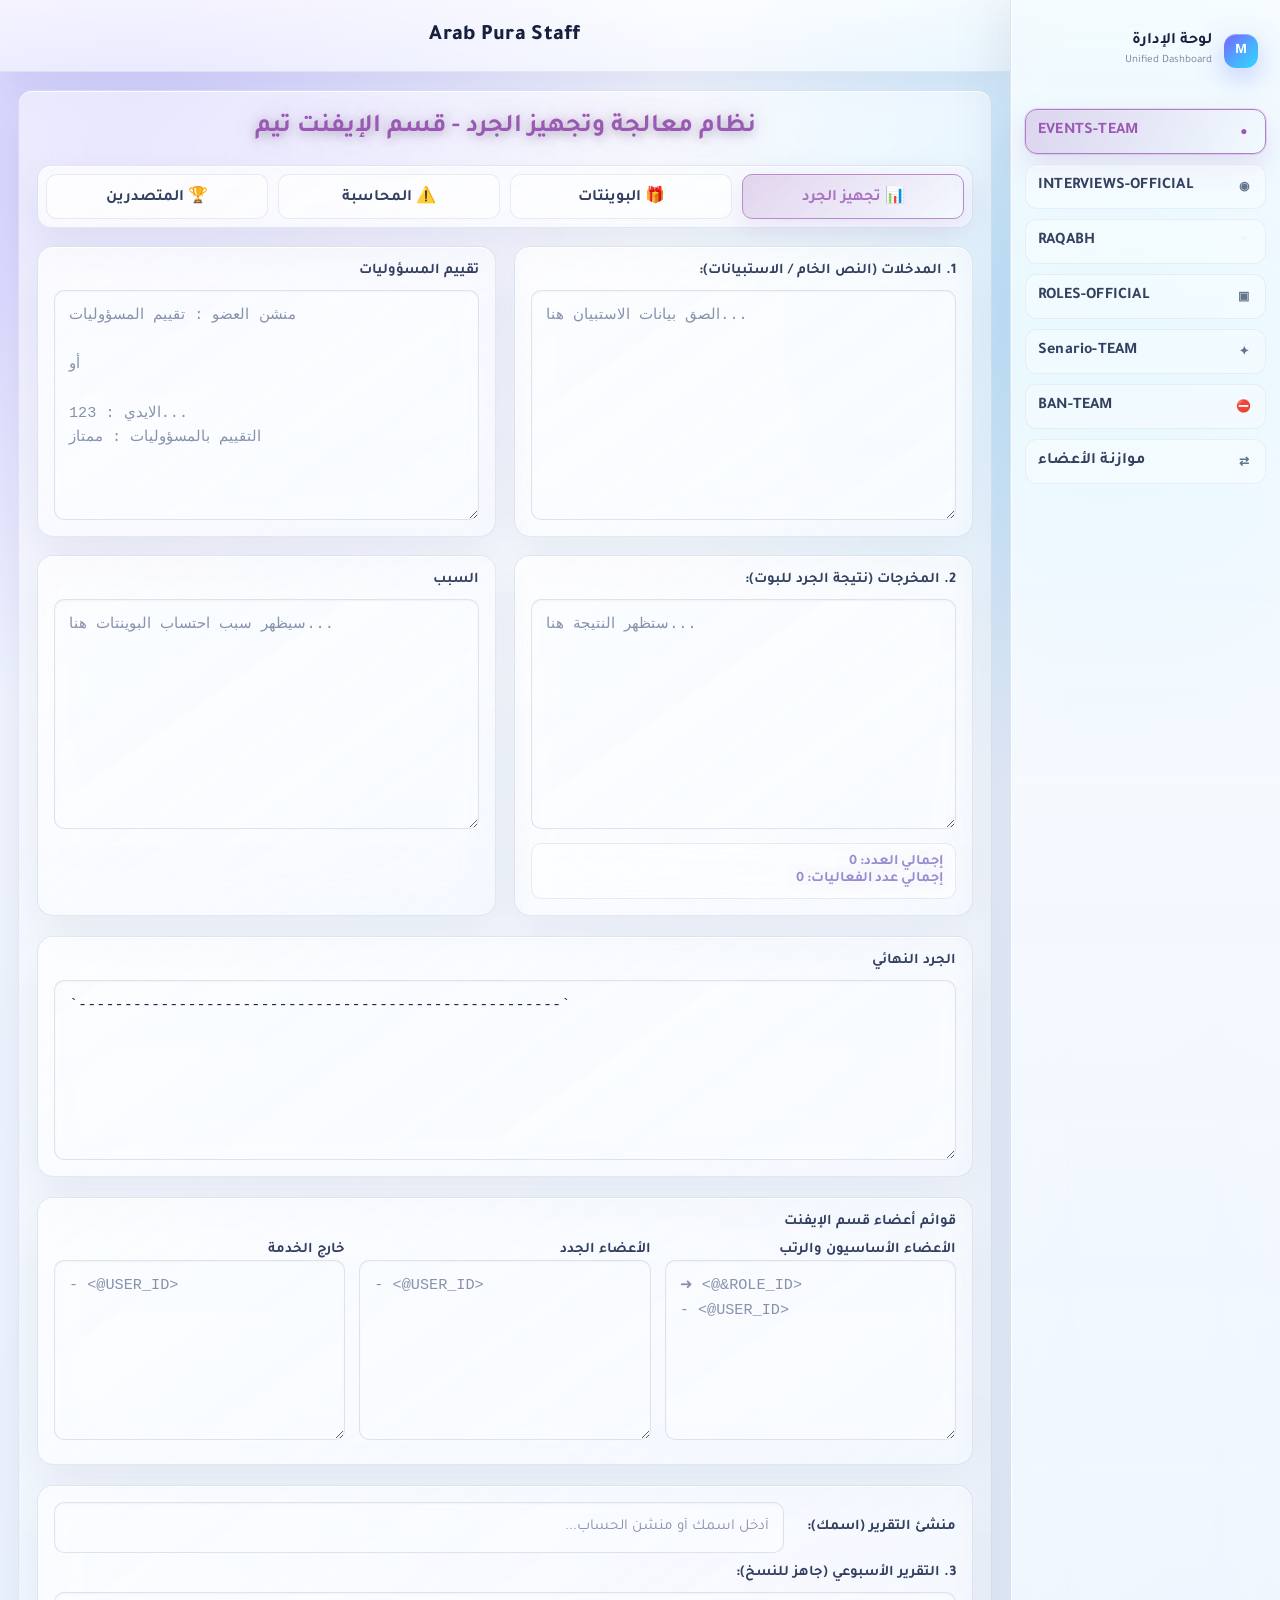
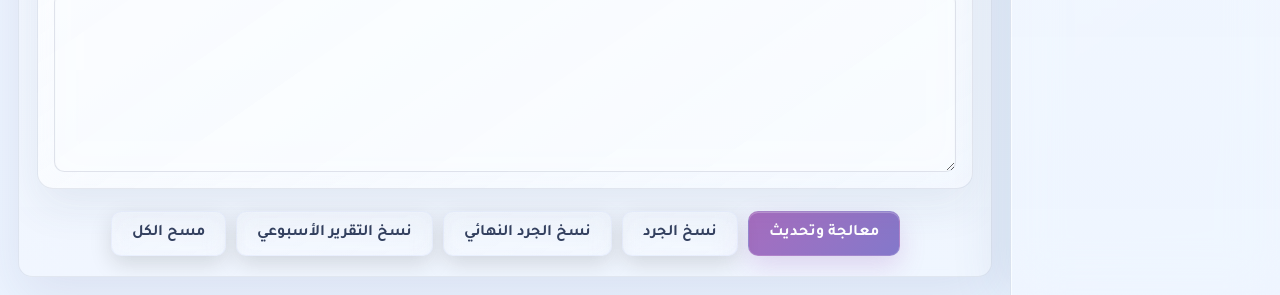
<file: index.html>
<!DOCTYPE html>
<html lang="ar" dir="rtl">
  <head>
    <meta charset="UTF-8" />
    <meta name="viewport" content="width=device-width, initial-scale=1.0" />
    <title>لوحة الإدارة الموحدة</title>
    <link rel="preconnect" href="https://fonts.googleapis.com" />
    <link rel="preconnect" href="https://fonts.gstatic.com" crossorigin />
    <link href="https://fonts.googleapis.com/css2?family=Tajawal:wght@400;500;700;800&display=swap" rel="stylesheet" />
    <link rel="stylesheet" href="assets/css/theme.css" />
    <link rel="stylesheet" href="assets/css/dashboard.css" />
  </head>
  <body>
    <div class="app-shell">
      <aside class="sidebar" id="sidebar">
        <div class="brand">
          <div class="brand-mark">M</div>
          <div>
            <h2>لوحة الإدارة</h2>
            <small>Unified Dashboard</small>
          </div>
        </div>

        <nav class="menu" aria-label="القائمة الرئيسية">
          <button class="nav-item active" data-module="events">
            <span class="nav-icon">●</span>
            <span>EVENTS-TEAM</span>
          </button>

          <button class="nav-item" data-module="interviews">
            <span class="nav-icon">◉</span>
            <span>INTERVIEWS-OFFICIAL</span>
          </button>

          <button class="nav-item" data-module="raqabh">
            <span class="nav-icon">◌</span>
            <span>RAQABH</span>
          </button>

          <button class="nav-item" data-module="roles">
            <span class="nav-icon">▣</span>
            <span>ROLES-OFFICIAL</span>
          </button>

          <button class="nav-item" data-module="scenario">
            <span class="nav-icon">✦</span>
            <span>Senario-TEAM</span>
          </button>

          <button class="nav-item" data-module="ban">
            <span class="nav-icon">⛔</span>
            <span>BAN-TEAM</span>
          </button>

          <button class="nav-item" data-module="balance">
            <span class="nav-icon">⇄</span>
            <span>موازنة الأعضاء</span>
          </button>
        </nav>
      </aside>

      <main class="main-panel">
        <header class="topbar">
          <button class="mobile-menu-toggle" id="mobileMenuToggle" aria-label="فتح القائمة" aria-expanded="false">
            <span></span>
            <span></span>
            <span></span>
          </button>

          <div class="topbar-title">
            <h1>Arab Pura Staff</h1>
          </div>
        </header>

        <section class="content-panel">
          <div class="content-frame-wrap">
            <div id="moduleContent" class="module-content"></div>
          </div>
        </section>
      </main>
    </div>

    <div class="mobile-backdrop" id="mobileBackdrop"></div>

    <script src="shared/config.js"></script>
    <script src="shared/storage.js"></script>
    <script src="assets/js/app.js"></script>
  </body>
</html>
</file>
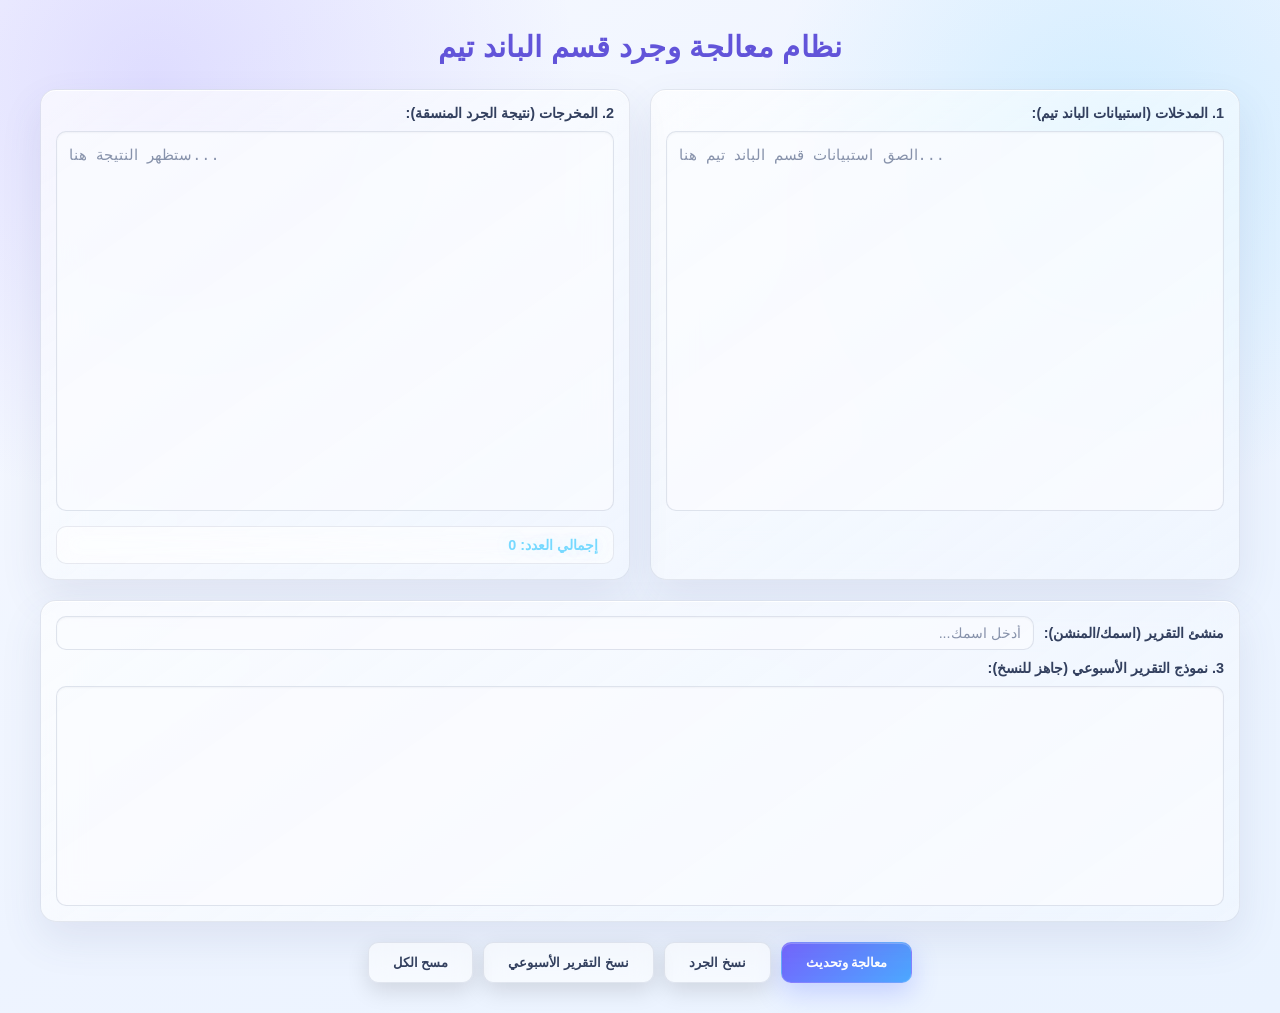
<file: باند تيم/index.html>
<!DOCTYPE html>
<html lang="ar" dir="rtl">
<head>
  <meta charset="UTF-8">
  <meta name="viewport" content="width=device-width, initial-scale=1.0">
  <title>نظام جرد تقارير قسم الباند تيم</title>
  <style>
    :root {
      --bg-dark: #0f172a;
      --card-bg: #1e293b;
      --accent: #3b82f6;
      --accent-hover: #2563eb;
      --text-main: #f8fafc;
      --text-sub: #94a3b8;
      --border: #334155;
    }

    * { box-sizing: border-box; margin: 0; padding: 0; }
    body {
      font-family: 'Segoe UI', Tahoma, Geneva, Verdana, sans-serif;
      background-color: var(--bg-dark);
      color: var(--text-main);
      padding: 30px 20px;
      min-height: 100vh;
    }

    .wrapper { max-width: 1200px; margin: 0 auto; }
    header { text-align: center; margin-bottom: 25px; }
    header h1 { font-size: 1.8rem; color: #60a5fa; margin-bottom: 8px; }

    .grid {
      display: grid;
      grid-template-columns: 1fr 1fr;
      gap: 20px;
    }
    @media (max-width: 768px) { .grid { grid-template-columns: 1fr; } }

    .box {
      background: var(--card-bg);
      border: 1px solid var(--border);
      border-radius: 12px;
      padding: 15px;
      display: flex;
      flex-direction: column;
    }
    .box label {
      font-size: 0.9rem;
      font-weight: bold;
      margin-bottom: 10px;
      color: var(--text-sub);
    }
    textarea {
      width: 100%;
      height: 380px;
      background: #0f172a;
      border: 1px solid var(--border);
      border-radius: 8px;
      padding: 12px;
      color: var(--text-main);
      font-family: 'Courier New', Courier, monospace;
      font-size: 0.95rem;
      line-height: 1.6;
      resize: none;
      outline: none;
      direction: ltr;
      text-align: left;
    }
    textarea:focus { border-color: var(--accent); }

    .full-width-box { margin-top: 20px; }
    .full-width-box textarea { height: 220px; }

    .input-author {
      margin-bottom: 10px;
      display: flex;
      align-items: center;
      gap: 10px;
    }
    .input-author input {
      background: #0f172a;
      border: 1px solid var(--border);
      border-radius: 6px;
      padding: 8px 12px;
      color: var(--text-main);
      outline: none;
      font-size: 0.9rem;
      flex: 1;
    }
    .input-author input:focus { border-color: var(--accent); }

    .stats-bar {
      margin-top: 15px;
      background: #0f172a;
      border: 1px solid var(--border);
      border-radius: 8px;
      padding: 10px 15px;
      font-size: 0.9rem;
      display: flex;
      flex-direction: column;
      gap: 5px;
    }
    .stats-count { color: #60a5fa; font-weight: bold; }
    .stats-duplicates { color: #f87171; font-weight: bold; }

    .actions {
      display: flex;
      gap: 10px;
      margin-top: 20px;
      justify-content: center;
      flex-wrap: wrap;
    }
    button.action-btn {
      background: var(--accent);
      color: white;
      border: none;
      padding: 12px 24px;
      border-radius: 8px;
      font-weight: bold;
      cursor: pointer;
    }
    button.secondary {
      background: transparent;
      border: 1px solid var(--border);
      color: var(--text-sub);
    }

    .toast {
      position: fixed;
      bottom: 20px;
      left: 50%;
      transform: translateX(-50%) translateY(100px);
      background: #10b981;
      color: white;
      padding: 10px 20px;
      border-radius: 6px;
      font-size: 0.9rem;
      opacity: 0;
      transition: all 0.3s ease;
    }
    .toast.show { transform: translateX(-50%) translateY(0); opacity: 1; }
  
    /* Glass visual skin — appearance only */
    :root {
      color-scheme: dark light;
      --glass-page: #08111f;
      --glass-page-2: #0d1930;
      --glass-surface: rgba(19, 31, 52, 0.72);
      --glass-surface-strong: rgba(12, 23, 41, 0.84);
      --glass-field: rgba(5, 14, 28, 0.72);
      --glass-border: rgba(168, 194, 234, 0.18);
      --glass-border-strong: rgba(122, 168, 255, 0.42);
      --glass-text: #edf5ff;
      --glass-muted: #a9b8cf;
      --glass-accent: #6ea8ff;
      --glass-accent-2: #8a7cff;
      --glass-shadow: 0 18px 50px rgba(0, 0, 0, 0.26);
      --glass-inner: inset 0 1px 0 rgba(255, 255, 255, 0.055);
    }

    body {
      font-family: "Segoe UI Variable", "Segoe UI", Tahoma, Arial, sans-serif;
      background-color: var(--glass-page);
      background-image:
        radial-gradient(circle at 12% 8%, rgba(110, 168, 255, 0.13), transparent 31%),
        radial-gradient(circle at 88% 12%, rgba(138, 124, 255, 0.11), transparent 28%),
        linear-gradient(145deg, var(--glass-page), var(--glass-page-2));
      color: var(--glass-text);
      -webkit-font-smoothing: antialiased;
      text-rendering: optimizeLegibility;
    }

    header h1 {
      color: var(--glass-accent);
      text-shadow: 0 0 26px rgba(110, 168, 255, 0.18);
      letter-spacing: 0.01em;
    }

    .box {
      background: linear-gradient(160deg, rgba(255, 255, 255, 0.075), rgba(255, 255, 255, 0.025));
      border-color: var(--glass-border);
      box-shadow: var(--glass-inner), var(--glass-shadow);
      backdrop-filter: blur(18px) saturate(125%);
      -webkit-backdrop-filter: blur(18px) saturate(125%);
      border-radius: 16px;
    }

    .box label {
      color: var(--glass-muted);
    }

    textarea,
    .input-author input {
      background: var(--glass-field);
      border-color: var(--glass-border);
      color: var(--glass-text);
      box-shadow: var(--glass-inner), inset 0 12px 30px rgba(0, 0, 0, 0.08);
      border-radius: 10px;
      transition: border-color 0.2s ease, box-shadow 0.2s ease, background-color 0.2s ease;
    }

    textarea::placeholder,
    .input-author input::placeholder {
      color: color-mix(in srgb, var(--glass-muted) 72%, transparent);
    }

    textarea:focus,
    .input-author input:focus {
      border-color: var(--glass-accent);
      box-shadow: 0 0 0 3px rgba(110, 168, 255, 0.12), var(--glass-inner);
      background: var(--glass-surface-strong);
    }

    .stats-bar {
      background: rgba(8, 18, 34, 0.58);
      border-color: var(--glass-border);
      box-shadow: var(--glass-inner);
      backdrop-filter: blur(12px);
      -webkit-backdrop-filter: blur(12px);
      border-radius: 10px;
    }

    .stats-count {
      color: #8fc2ff;
    }

    button.action-btn {
      background: linear-gradient(135deg, var(--glass-accent), var(--glass-accent-2));
      border: 1px solid rgba(255, 255, 255, 0.1);
      box-shadow: 0 10px 24px rgba(75, 118, 218, 0.22), var(--glass-inner);
      border-radius: 10px;
      transition: filter 0.2s ease, border-color 0.2s ease, box-shadow 0.2s ease;
    }

    button.action-btn:hover {
      filter: brightness(1.07);
      box-shadow: 0 12px 28px rgba(75, 118, 218, 0.28), var(--glass-inner);
    }

    button.secondary {
      background: rgba(255, 255, 255, 0.045);
      border-color: var(--glass-border);
      color: var(--glass-muted);
      box-shadow: var(--glass-inner);
      backdrop-filter: blur(10px);
      -webkit-backdrop-filter: blur(10px);
    }

    button.secondary:hover {
      border-color: var(--glass-border-strong);
      color: var(--glass-text);
      background: rgba(255, 255, 255, 0.075);
    }

    .toast {
      background: rgba(16, 185, 129, 0.84);
      border: 1px solid rgba(255, 255, 255, 0.13);
      box-shadow: 0 14px 34px rgba(0, 0, 0, 0.24);
      backdrop-filter: blur(14px);
      -webkit-backdrop-filter: blur(14px);
      border-radius: 10px;
    }

    ::selection {
      background: rgba(110, 168, 255, 0.3);
      color: var(--glass-text);
    }

    @media (prefers-color-scheme: light) {
      :root {
        --glass-page: #eaf1fb;
        --glass-page-2: #f7faff;
        --glass-surface: rgba(255, 255, 255, 0.58);
        --glass-surface-strong: rgba(255, 255, 255, 0.78);
        --glass-field: rgba(255, 255, 255, 0.56);
        --glass-border: rgba(65, 89, 126, 0.16);
        --glass-border-strong: rgba(58, 110, 205, 0.42);
        --glass-text: #17243a;
        --glass-muted: #63738d;
        --glass-accent: #3978dc;
        --glass-accent-2: #6659dd;
        --glass-shadow: 0 18px 42px rgba(65, 86, 120, 0.14);
        --glass-inner: inset 0 1px 0 rgba(255, 255, 255, 0.78);
      }

      body {
        background-image:
          radial-gradient(circle at 12% 8%, rgba(57, 120, 220, 0.11), transparent 31%),
          radial-gradient(circle at 88% 12%, rgba(102, 89, 221, 0.09), transparent 28%),
          linear-gradient(145deg, var(--glass-page), var(--glass-page-2));
      }

      .box {
        background: linear-gradient(160deg, rgba(255, 255, 255, 0.68), rgba(255, 255, 255, 0.42));
      }

      .stats-bar {
        background: rgba(255, 255, 255, 0.5);
      }

      .stats-count {
        color: #2f6fc9;
      }

      button.secondary {
        background: rgba(255, 255, 255, 0.42);
      }
    }

    @media (prefers-reduced-motion: reduce) {
      textarea,
      .input-author input,
      button.action-btn,
      button.secondary {
        transition: none;
      }
    }

  

    /* ================================
       Arab Pure Glass V2 — VISUAL ONLY
       Existing HTML / JS untouched.
       ================================ */
    :root {
      --bg-dark: #060814 !important;
      --card-bg: rgba(25, 33, 61, .68) !important;
      --accent: #786cff !important;
      --accent-hover: #5f8dff !important;
      --text-main: #f1f5ff !important;
      --text-sub: #9eaccb !important;
      --border: rgba(188, 198, 255, .16) !important;
    }

    body {
      background:
        radial-gradient(circle at 12% 8%, rgba(119, 91, 255, .25), transparent 29%),
        radial-gradient(circle at 87% 15%, rgba(39, 205, 255, .18), transparent 25%),
        radial-gradient(circle at 52% 92%, rgba(171, 74, 255, .14), transparent 30%),
        linear-gradient(145deg, #050713 0%, #091126 48%, #07101f 100%) !important;
      background-attachment: fixed !important;
      color: var(--text-main) !important;
      font-family: 'Tajawal', 'Segoe UI Variable', 'Segoe UI', Tahoma, Geneva, Verdana, sans-serif !important;
    }

    header h1 {
      color: #b79cff !important;
      text-shadow: 0 0 24px rgba(126, 96, 255, .28) !important;
    }

    .box {
      background:
        linear-gradient(145deg, rgba(31, 40, 72, .68), rgba(13, 20, 40, .64)) !important;
      border-color: rgba(190, 201, 255, .16) !important;
      box-shadow:
        0 22px 55px rgba(0,0,0,.23),
        inset 0 1px 0 rgba(255,255,255,.075) !important;
      backdrop-filter: blur(20px) saturate(135%);
      -webkit-backdrop-filter: blur(20px) saturate(135%);
    }

    .box label {
      color: #dce4f8 !important;
    }

    textarea,
    .input-author input {
      background:
        linear-gradient(180deg, rgba(4, 9, 23, .80), rgba(8, 14, 31, .86)) !important;
      border-color: rgba(185, 197, 248, .16) !important;
      color: #eef3ff !important;
      box-shadow:
        inset 0 1px 0 rgba(255,255,255,.025),
        inset 0 0 22px rgba(0,0,0,.14) !important;
    }

    textarea::placeholder,
    .input-author input::placeholder {
      color: #7f8cab !important;
      opacity: 1 !important;
    }

    textarea:focus,
    .input-author input:focus {
      border-color: #8c7dff !important;
      box-shadow:
        0 0 0 3px rgba(124,108,255,.16),
        0 0 28px rgba(110, 91, 255, .13) !important;
    }

    .stats-bar {
      background:
        linear-gradient(135deg, rgba(12, 19, 39, .76), rgba(26, 34, 63, .58)) !important;
      border-color: rgba(187, 199, 249, .14) !important;
      box-shadow: inset 0 1px 0 rgba(255,255,255,.04) !important;
    }

    .stats-count {
      color: #77d9ff !important;
      text-shadow: 0 0 18px rgba(71, 192, 255, .18) !important;
    }

    button.action-btn {
      background: linear-gradient(135deg, #7566ff, #4ca8ff) !important;
      border: 1px solid rgba(255,255,255,.14) !important;
      box-shadow:
        0 10px 26px rgba(81, 104, 255, .25),
        inset 0 1px 0 rgba(255,255,255,.24) !important;
    }

    button.secondary {
      background: linear-gradient(145deg, rgba(255,255,255,.07), rgba(255,255,255,.035)) !important;
      border-color: rgba(187, 199, 248, .16) !important;
      color: #dde6fb !important;
      box-shadow: 0 8px 22px rgba(0,0,0,.12), inset 0 1px 0 rgba(255,255,255,.055) !important;
    }

    button.secondary:hover {
      background: rgba(255,255,255,.09) !important;
      border-color: rgba(135, 122, 255, .36) !important;
    }

    .toast {
      background: rgba(18, 27, 52, .88) !important;
      border: 1px solid rgba(255,255,255,.13) !important;
      box-shadow: 0 18px 45px rgba(0,0,0,.28) !important;
      backdrop-filter: blur(15px);
      -webkit-backdrop-filter: blur(15px);
    }

    @media (prefers-color-scheme: light) {
      :root {
        --bg-dark: #eef3ff !important;
        --card-bg: rgba(255,255,255,.65) !important;
        --text-main: #17213d !important;
        --text-sub: #687490 !important;
        --border: rgba(63,79,120,.13) !important;
      }

      body {
        background:
          radial-gradient(circle at 12% 8%, rgba(118, 96, 255, .18), transparent 29%),
          radial-gradient(circle at 87% 15%, rgba(42, 192, 255, .16), transparent 25%),
          linear-gradient(145deg, #f7f9ff 0%, #eef4ff 50%, #eaf3ff 100%) !important;
        color: #17213d !important;
      }

      header h1 {
        color: #6254d9 !important;
        text-shadow: none !important;
      }

      .box {
        background: linear-gradient(145deg, rgba(255,255,255,.68), rgba(244,248,255,.55)) !important;
        border-color: rgba(64,80,121,.12) !important;
        box-shadow: 0 18px 42px rgba(65,81,123,.10), inset 0 1px 0 rgba(255,255,255,.9) !important;
      }

      .box label {
        color: #33405f !important;
      }

      textarea,
      .input-author input {
        background: rgba(250,252,255,.76) !important;
        color: #1f2a46 !important;
        border-color: rgba(61,77,118,.14) !important;
        box-shadow: inset 0 1px 2px rgba(55,69,104,.05) !important;
      }

      textarea::placeholder,
      .input-author input::placeholder {
        color: #8792ab !important;
      }

      .stats-bar {
        background: rgba(255,255,255,.53) !important;
        border-color: rgba(63,79,120,.11) !important;
        color: #33405f !important;
      }

      button.secondary {
        background: rgba(255,255,255,.54) !important;
        border-color: rgba(65,81,123,.12) !important;
        color: #33405f !important;
      }
    }

  </style>
</head>
<body>

  <div class="wrapper">
    <header>
      <h1>نظام معالجة وجرد قسم الباند تيم</h1>
    </header>

    <div class="grid">
      <div class="box">
        <label>1. المدخلات (استبيانات الباند تيم):</label>
        <textarea id="inputData" placeholder="الصق استبيانات قسم الباند تيم هنا..."></textarea>
      </div>
      <div class="box">
        <label>2. المخرجات (نتيجة الجرد المنسقة):</label>
        <textarea id="outputData" placeholder="ستظهر النتيجة هنا..." readonly></textarea>
        <div class="stats-bar">
          <div id="totalCount" class="stats-count">إجمالي العدد: 0</div>
          <div id="duplicateAlert" class="stats-duplicates" style="display: none;"></div>
        </div>
      </div>
    </div>

    <div class="box full-width-box">
      <div class="input-author">
        <label style="margin: 0; min-width: 140px;">منشئ التقرير (اسمك/المنشن):</label>
        <input type="text" id="authorName" placeholder="أدخل اسمك..." oninput="processData()">
      </div>
      <label>3. نموذج التقرير الأسبوعي (جاهز للنسخ):</label>
      <textarea id="reportData" readonly></textarea>
    </div>

    <div class="actions">
      <button class="action-btn" onclick="processData()">معالجة وتحديث</button>
      <button class="action-btn secondary" onclick="copyResult('outputData')">نسخ الجرد</button>
      <button class="action-btn secondary" onclick="copyResult('reportData')">نسخ التقرير الأسبوعي</button>
      <button class="action-btn secondary" onclick="clearAll()">مسح الكل</button>
    </div>
  </div>

  <div id="toast" class="toast">تم النسخ بنجاح!</div>

  <script>
    // إعدادات ثابتة لهذا الموقع
    const OUT_OF_SERVICE_ROLE_ID = "1247180712038371369";
    const OUT_OF_SERVICE_ROLE_MENTION = "<@&1247180712038371369>\u00A0";
    const BAN_OUT_ROLE = OUT_OF_SERVICE_ROLE_MENTION;

    function removeFancyFont(text) {
      if (!text) return '';
      let str = text.normalize('NFKD');
      let clean = '';
      for (let i = 0; i < str.length; i++) {
        let code = str.charCodeAt(i);
        if (code >= 0xD835) {
          let codePoint = str.codePointAt(i);
          if (codePoint >= 0x1D400 && codePoint <= 0x1D419) clean += String.fromCharCode(65 + (codePoint - 0x1D400));
          else if (codePoint >= 0x1D41A && codePoint <= 0x1D433) clean += String.fromCharCode(97 + (codePoint - 0x1D41A));
          else if (codePoint >= 0x1D434 && codePoint <= 0x1D44D) clean += String.fromCharCode(65 + (codePoint - 0x1D434));
          else if (codePoint >= 0x1D44E && codePoint <= 0x1D467) clean += String.fromCharCode(97 + (codePoint - 0x1D44E));
          else if (codePoint >= 0x1D468 && codePoint <= 0x1D481) clean += String.fromCharCode(65 + (codePoint - 0x1D468));
          else if (codePoint >= 0x1D482 && codePoint <= 0x1D49B) clean += String.fromCharCode(97 + (codePoint - 0x1D482));
          else if (codePoint >= 0x1D5D4 && codePoint <= 0x1D5ED) clean += String.fromCharCode(65 + (codePoint - 0x1D5D4));
          else if (codePoint >= 0x1D5EE && codePoint <= 0x1D607) clean += String.fromCharCode(97 + (codePoint - 0x1D5EE));
          else if (codePoint >= 0x1D608 && codePoint <= 0x1D621) clean += String.fromCharCode(65 + (codePoint - 0x1D608));
          else if (codePoint >= 0x1D622 && codePoint <= 0x1D63B) clean += String.fromCharCode(97 + (codePoint - 0x1D622));
          else if (codePoint >= 0x1D63C && codePoint <= 0x1D655) clean += String.fromCharCode(65 + (codePoint - 0x1D63C));
          else if (codePoint >= 0x1D656 && codePoint <= 0x1D66F) clean += String.fromCharCode(97 + (codePoint - 0x1D656));
          i++;
        } else {
          clean += str[i];
        }
      }
      return clean.replace(/[\u0300-\u036f]/g, '').trim();
    }

    function cleanAndStandardizeRank(rawRank) {
      if (!rawRank) return '';
      let clean = removeFancyFont(rawRank).trim();
      if (!clean) return '';

      const standardRanks = [
        "Super Admin", "Head Admin", "Big Boss", "Co Founder", "Founder",
        "Supervisor", "Controller", "Hand of the king", "Pre Master", "Master",
        "Advisor", "Operator", "Marshal", "Manager", "Director", "Executive",
        "President", "Commander", "Mythical", "Colonel", "Boss", "CEO",
        "Consultant", "Admin", "Mod"
      ];

      const lowerClean = clean.toLowerCase();
      let bestMatch = '';

      for (let rank of standardRanks) {
        const rankLower = rank.toLowerCase();
        if (lowerClean.includes(rankLower) && rankLower.length > bestMatch.length) {
          bestMatch = rank;
        }
      }

      return bestMatch || clean;
    }

    function formatUserMention(rawInput) {
      if (!rawInput) return '';
      const digitMatch = rawInput.match(/\d{17,20}/);
      if (digitMatch) return `<@${digitMatch[0]}>`;
      let clean = rawInput.replace(/[\u200B-\u200D\uFEFF\u200F]/g, '').replace(/@+/g, '').trim();
      return `<@${clean}>`;
    }

    function processData() {
      const input = document.getElementById('inputData').value;
      const totalCountElem = document.getElementById('totalCount');
      const duplicateAlertElem = document.getElementById('duplicateAlert');
      const authorName = document.getElementById('authorName').value.trim();

      if (!input.trim()) {
        document.getElementById('outputData').value = '';
        document.getElementById('reportData').value = '';
        totalCountElem.textContent = 'إجمالي العدد: 0';
        duplicateAlertElem.style.display = 'none';
        return;
      }

      const lineSeparator = '`-----------------------------------------------------`';
      let result = `${lineSeparator}\n`;
      let processedCount = 0;
      let idTracker = {};

      let countNew = 0;
      let countOut = 0;
      let countBad = 0;
      let countActive = 0;

      // التقسيم الصارم فقط عند كلمة "منشن الشخص"
      const entries = input.split(/(?=منشن الشخص\s*:)/g);

      entries.forEach((entry) => {
        if (!entry.trim() || !entry.includes('منشن الشخص')) return;

        let data = { userMention: '', rank: '', finalEval: '' };
        const lines = entry.split(/\r?\n/);

        lines.forEach(line => {
          if (!line.includes(':')) return;
          const parts = line.split(':');
          const key = parts[0].trim();
          const val = parts.slice(1).join(':').trim();

          // المطابقة الدقيقة للمفاتيح المطلوبة فقط
          if (key === 'منشن الشخص') {
            data.userMention = val;
          } else if (key === 'الرتبة ادارية' || key === 'الرتبة الادارية' || key.includes('الرتبة')) {
            data.rank = val;
          } else if (key === 'التقيم النهائي' || key === 'التقييم النهائي') {
            data.finalEval = val;
          }
        });

        if (data.userMention) {
          processedCount++;
          
          let rawKey = data.userMention.replace(/[^0-9]/g, '');
          if (rawKey && rawKey.length >= 17) idTracker[rawKey] = (idTracker[rawKey] || 0) + 1;

          const cleanRank = cleanAndStandardizeRank(data.rank);
          let finalRating = data.finalEval || 'سيء';
          const evalText = String(finalRating || '');
          const compactEval = evalText.replace(/\s+/g, '');
          const roleMentionInEval = evalText.match(/<@&\d{17,20}>/i)?.[0] || '';
          const isOutOfService = /خارج\s*الخدمة|خارج\s*خدمة/i.test(evalText)
            || compactEval.includes(String(OUT_OF_SERVICE_ROLE_ID))
            || compactEval.includes(OUT_OF_SERVICE_ROLE_MENTION.replace(/\s+/g, ''))
            || !!roleMentionInEval;

          if (isOutOfService) {
            countOut++;
            finalRating = roleMentionInEval || OUT_OF_SERVICE_ROLE_MENTION;
          } else if (finalRating.includes('جديد')) {
            countNew++;
          } else if (finalRating.includes('خارج خدمة') || finalRating.includes('خارج الخدمة') || finalRating.includes('إجازة')) {
            countOut++;
            finalRating = BAN_OUT_ROLE;
          } else if (finalRating.includes('سيء') || finalRating.includes('سئ')) {
            countBad++;
          } else if (['جيد جدا', 'ممتاز', 'ممتاز جدا'].some(r => finalRating.includes(r))) {
            countActive++;
          }

          let formattedMention = formatUserMention(data.userMention);
          result += `${formattedMention}\nالتقييم : ${finalRating}\nالرتبة الادارية : ${cleanRank}\n${lineSeparator}\n`;
        }
      });

      document.getElementById('outputData').value = result;
      totalCountElem.textContent = `إجمالي العدد: ${processedCount}`;

      const weeklyReport = `** كم العدد حالي بالقسم: ${processedCount}\n\n` +
        `كم عدد ماخذين اجازة : ${countOut} ( ${countNew}جديد)\n\n` +
        `عدد غير متفاعلين : ${countBad}\n\n` +
        `عدد المتفاعلين بالقسم : ${countActive}\n` +
        `هل يوجد ملاحظة بالقسم او حاب تطور شي من جميع نواحي : لايوجد يعطيكم العافية   \n\n` +
        `تم انشاء التقرير من قبل : ( ${authorName} ) **`;

      document.getElementById('reportData').value = weeklyReport;

      let duplicates = Object.keys(idTracker).filter(key => idTracker[key] > 1);
      if (duplicates.length > 0) {
        duplicateAlertElem.style.display = 'block';
        duplicateAlertElem.innerHTML = `⚠️ تنبيه: يوجد IDs مكررة: <br>${duplicates.map(d => `- ${d} (تكرر ${idTracker[d]} مرات)`).join('<br>')}`;
      } else {
        duplicateAlertElem.style.display = 'none';
      }
    }

    function copyResult(elementId) {
      const output = document.getElementById(elementId);
      if (!output.value) return;
      output.select();
      navigator.clipboard.writeText(output.value);
      showToast();
    }

    function clearAll() {
      document.getElementById('inputData').value = '';
      document.getElementById('outputData').value = '';
      document.getElementById('reportData').value = '';
      document.getElementById('authorName').value = '';
      document.getElementById('totalCount').textContent = 'إجمالي العدد: 0';
      document.getElementById('duplicateAlert').style.display = 'none';
    }

    function showToast() {
      const toast = document.getElementById('toast');
      toast.classList.add('show');
      setTimeout(() => toast.classList.remove('show'), 2000);
    }

    document.getElementById('inputData').addEventListener('input', processData);
  </script>
</body>
</html>
</file>
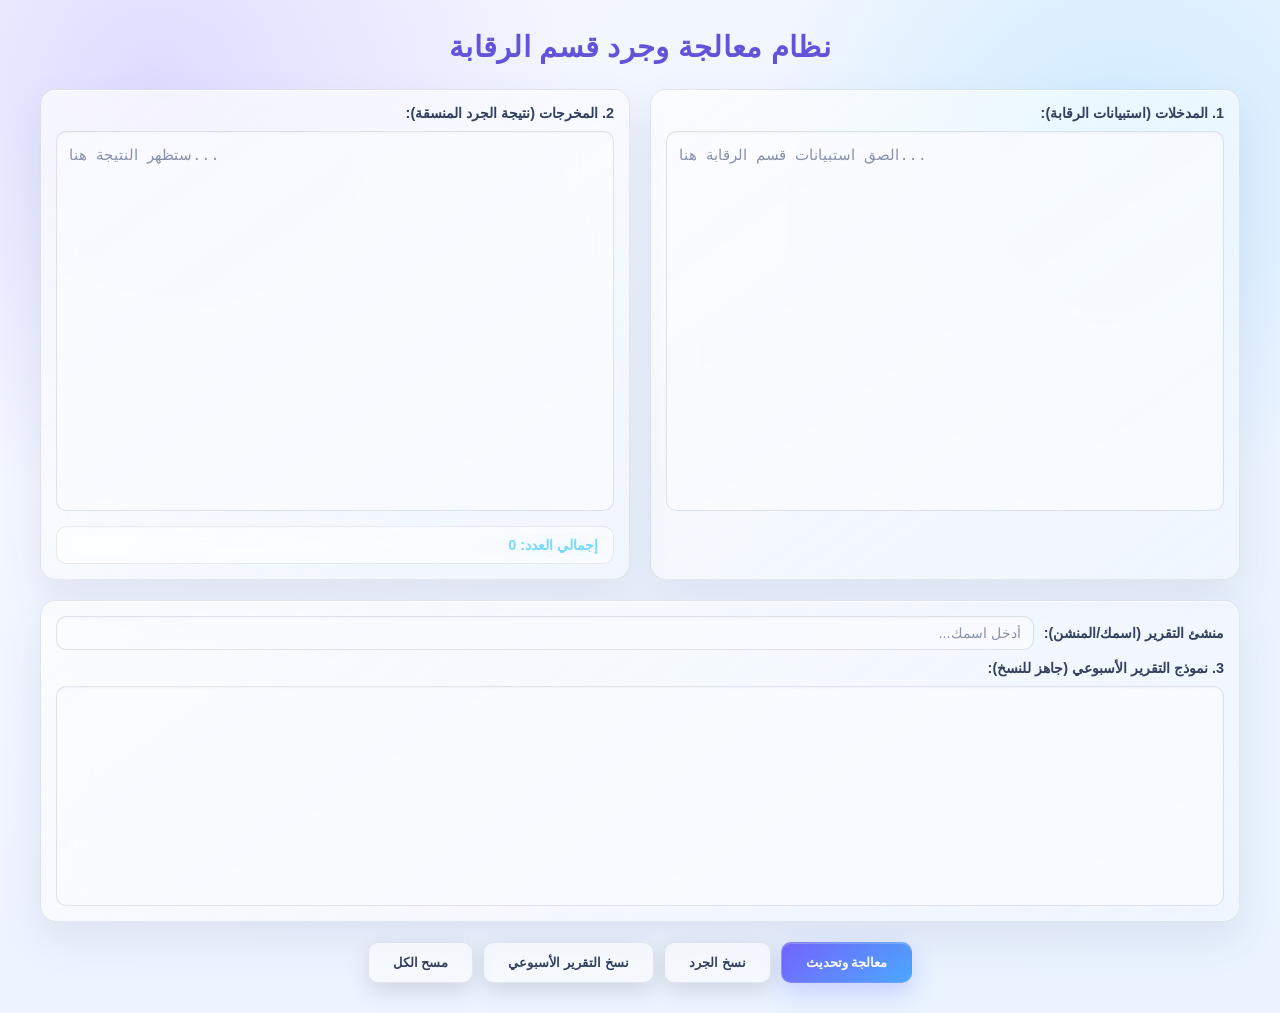
<file: رقابة/index.html>
<!DOCTYPE html>
<html lang="ar" dir="rtl">
<head>
  <meta charset="UTF-8">
  <meta name="viewport" content="width=device-width, initial-scale=1.0">
  <title>نظام جرد تقارير قسم الرقابة</title>
  <style>
    :root {
      --bg-dark: #0f172a;
      --card-bg: #1e293b;
      --accent: #3b82f6;
      --accent-hover: #2563eb;
      --text-main: #f8fafc;
      --text-sub: #94a3b8;
      --border: #334155;
    }

    * { box-sizing: border-box; margin: 0; padding: 0; }
    body {
      font-family: 'Segoe UI', Tahoma, Geneva, Verdana, sans-serif;
      background-color: var(--bg-dark);
      color: var(--text-main);
      padding: 30px 20px;
      min-height: 100vh;
    }

    .wrapper { max-width: 1200px; margin: 0 auto; }
    header { text-align: center; margin-bottom: 25px; }
    header h1 { font-size: 1.8rem; color: #60a5fa; margin-bottom: 8px; }

    .grid {
      display: grid;
      grid-template-columns: 1fr 1fr;
      gap: 20px;
    }
    @media (max-width: 768px) { .grid { grid-template-columns: 1fr; } }

    .box {
      background: var(--card-bg);
      border: 1px solid var(--border);
      border-radius: 12px;
      padding: 15px;
      display: flex;
      flex-direction: column;
    }
    .box label {
      font-size: 0.9rem;
      font-weight: bold;
      margin-bottom: 10px;
      color: var(--text-sub);
    }
    textarea {
      width: 100%;
      height: 380px;
      background: #0f172a;
      border: 1px solid var(--border);
      border-radius: 8px;
      padding: 12px;
      color: var(--text-main);
      font-family: 'Courier New', Courier, monospace;
      font-size: 0.95rem;
      line-height: 1.6;
      resize: none;
      outline: none;
      direction: ltr;
      text-align: left;
    }
    textarea:focus { border-color: var(--accent); }

    .full-width-box { margin-top: 20px; }
    .full-width-box textarea { height: 220px; }

    .input-author {
      margin-bottom: 10px;
      display: flex;
      align-items: center;
      gap: 10px;
    }
    .input-author input {
      background: #0f172a;
      border: 1px solid var(--border);
      border-radius: 6px;
      padding: 8px 12px;
      color: var(--text-main);
      outline: none;
      font-size: 0.9rem;
      flex: 1;
    }
    .input-author input:focus { border-color: var(--accent); }

    .stats-bar {
      margin-top: 15px;
      background: #0f172a;
      border: 1px solid var(--border);
      border-radius: 8px;
      padding: 10px 15px;
      font-size: 0.9rem;
      display: flex;
      flex-direction: column;
      gap: 5px;
    }
    .stats-count { color: #60a5fa; font-weight: bold; }
    .stats-duplicates { color: #f87171; font-weight: bold; }

    .actions {
      display: flex;
      gap: 10px;
      margin-top: 20px;
      justify-content: center;
      flex-wrap: wrap;
    }
    button.action-btn {
      background: var(--accent);
      color: white;
      border: none;
      padding: 12px 24px;
      border-radius: 8px;
      font-weight: bold;
      cursor: pointer;
    }
    button.secondary {
      background: transparent;
      border: 1px solid var(--border);
      color: var(--text-sub);
    }

    .toast {
      position: fixed;
      bottom: 20px;
      left: 50%;
      transform: translateX(-50%) translateY(100px);
      background: #10b981;
      color: white;
      padding: 10px 20px;
      border-radius: 6px;
      font-size: 0.9rem;
      opacity: 0;
      transition: all 0.3s ease;
    }
    .toast.show { transform: translateX(-50%) translateY(0); opacity: 1; }
  
    /* Glass visual skin — appearance only */
    :root {
      color-scheme: dark light;
      --glass-page: #08111f;
      --glass-page-2: #0d1930;
      --glass-surface: rgba(19, 31, 52, 0.72);
      --glass-surface-strong: rgba(12, 23, 41, 0.84);
      --glass-field: rgba(5, 14, 28, 0.72);
      --glass-border: rgba(168, 194, 234, 0.18);
      --glass-border-strong: rgba(122, 168, 255, 0.42);
      --glass-text: #edf5ff;
      --glass-muted: #a9b8cf;
      --glass-accent: #6ea8ff;
      --glass-accent-2: #8a7cff;
      --glass-shadow: 0 18px 50px rgba(0, 0, 0, 0.26);
      --glass-inner: inset 0 1px 0 rgba(255, 255, 255, 0.055);
    }

    body {
      font-family: "Segoe UI Variable", "Segoe UI", Tahoma, Arial, sans-serif;
      background-color: var(--glass-page);
      background-image:
        radial-gradient(circle at 12% 8%, rgba(110, 168, 255, 0.13), transparent 31%),
        radial-gradient(circle at 88% 12%, rgba(138, 124, 255, 0.11), transparent 28%),
        linear-gradient(145deg, var(--glass-page), var(--glass-page-2));
      color: var(--glass-text);
      -webkit-font-smoothing: antialiased;
      text-rendering: optimizeLegibility;
    }

    header h1 {
      color: var(--glass-accent);
      text-shadow: 0 0 26px rgba(110, 168, 255, 0.18);
      letter-spacing: 0.01em;
    }

    .box {
      background: linear-gradient(160deg, rgba(255, 255, 255, 0.075), rgba(255, 255, 255, 0.025));
      border-color: var(--glass-border);
      box-shadow: var(--glass-inner), var(--glass-shadow);
      backdrop-filter: blur(18px) saturate(125%);
      -webkit-backdrop-filter: blur(18px) saturate(125%);
      border-radius: 16px;
    }

    .box label {
      color: var(--glass-muted);
    }

    textarea,
    .input-author input {
      background: var(--glass-field);
      border-color: var(--glass-border);
      color: var(--glass-text);
      box-shadow: var(--glass-inner), inset 0 12px 30px rgba(0, 0, 0, 0.08);
      border-radius: 10px;
      transition: border-color 0.2s ease, box-shadow 0.2s ease, background-color 0.2s ease;
    }

    textarea::placeholder,
    .input-author input::placeholder {
      color: color-mix(in srgb, var(--glass-muted) 72%, transparent);
    }

    textarea:focus,
    .input-author input:focus {
      border-color: var(--glass-accent);
      box-shadow: 0 0 0 3px rgba(110, 168, 255, 0.12), var(--glass-inner);
      background: var(--glass-surface-strong);
    }

    .stats-bar {
      background: rgba(8, 18, 34, 0.58);
      border-color: var(--glass-border);
      box-shadow: var(--glass-inner);
      backdrop-filter: blur(12px);
      -webkit-backdrop-filter: blur(12px);
      border-radius: 10px;
    }

    .stats-count {
      color: #8fc2ff;
    }

    button.action-btn {
      background: linear-gradient(135deg, var(--glass-accent), var(--glass-accent-2));
      border: 1px solid rgba(255, 255, 255, 0.1);
      box-shadow: 0 10px 24px rgba(75, 118, 218, 0.22), var(--glass-inner);
      border-radius: 10px;
      transition: filter 0.2s ease, border-color 0.2s ease, box-shadow 0.2s ease;
    }

    button.action-btn:hover {
      filter: brightness(1.07);
      box-shadow: 0 12px 28px rgba(75, 118, 218, 0.28), var(--glass-inner);
    }

    button.secondary {
      background: rgba(255, 255, 255, 0.045);
      border-color: var(--glass-border);
      color: var(--glass-muted);
      box-shadow: var(--glass-inner);
      backdrop-filter: blur(10px);
      -webkit-backdrop-filter: blur(10px);
    }

    button.secondary:hover {
      border-color: var(--glass-border-strong);
      color: var(--glass-text);
      background: rgba(255, 255, 255, 0.075);
    }

    .toast {
      background: rgba(16, 185, 129, 0.84);
      border: 1px solid rgba(255, 255, 255, 0.13);
      box-shadow: 0 14px 34px rgba(0, 0, 0, 0.24);
      backdrop-filter: blur(14px);
      -webkit-backdrop-filter: blur(14px);
      border-radius: 10px;
    }

    ::selection {
      background: rgba(110, 168, 255, 0.3);
      color: var(--glass-text);
    }

    @media (prefers-color-scheme: light) {
      :root {
        --glass-page: #eaf1fb;
        --glass-page-2: #f7faff;
        --glass-surface: rgba(255, 255, 255, 0.58);
        --glass-surface-strong: rgba(255, 255, 255, 0.78);
        --glass-field: rgba(255, 255, 255, 0.56);
        --glass-border: rgba(65, 89, 126, 0.16);
        --glass-border-strong: rgba(58, 110, 205, 0.42);
        --glass-text: #17243a;
        --glass-muted: #63738d;
        --glass-accent: #3978dc;
        --glass-accent-2: #6659dd;
        --glass-shadow: 0 18px 42px rgba(65, 86, 120, 0.14);
        --glass-inner: inset 0 1px 0 rgba(255, 255, 255, 0.78);
      }

      body {
        background-image:
          radial-gradient(circle at 12% 8%, rgba(57, 120, 220, 0.11), transparent 31%),
          radial-gradient(circle at 88% 12%, rgba(102, 89, 221, 0.09), transparent 28%),
          linear-gradient(145deg, var(--glass-page), var(--glass-page-2));
      }

      .box {
        background: linear-gradient(160deg, rgba(255, 255, 255, 0.68), rgba(255, 255, 255, 0.42));
      }

      .stats-bar {
        background: rgba(255, 255, 255, 0.5);
      }

      .stats-count {
        color: #2f6fc9;
      }

      button.secondary {
        background: rgba(255, 255, 255, 0.42);
      }
    }

    @media (prefers-reduced-motion: reduce) {
      textarea,
      .input-author input,
      button.action-btn,
      button.secondary {
        transition: none;
      }
    }

  

    /* ================================
       Arab Pure Glass V2 — VISUAL ONLY
       Existing HTML / JS untouched.
       ================================ */
    :root {
      --bg-dark: #060814 !important;
      --card-bg: rgba(25, 33, 61, .68) !important;
      --accent: #786cff !important;
      --accent-hover: #5f8dff !important;
      --text-main: #f1f5ff !important;
      --text-sub: #9eaccb !important;
      --border: rgba(188, 198, 255, .16) !important;
    }

    body {
      background:
        radial-gradient(circle at 12% 8%, rgba(119, 91, 255, .25), transparent 29%),
        radial-gradient(circle at 87% 15%, rgba(39, 205, 255, .18), transparent 25%),
        radial-gradient(circle at 52% 92%, rgba(171, 74, 255, .14), transparent 30%),
        linear-gradient(145deg, #050713 0%, #091126 48%, #07101f 100%) !important;
      background-attachment: fixed !important;
      color: var(--text-main) !important;
      font-family: 'Tajawal', 'Segoe UI Variable', 'Segoe UI', Tahoma, Geneva, Verdana, sans-serif !important;
    }

    header h1 {
      color: #b79cff !important;
      text-shadow: 0 0 24px rgba(126, 96, 255, .28) !important;
    }

    .box {
      background:
        linear-gradient(145deg, rgba(31, 40, 72, .68), rgba(13, 20, 40, .64)) !important;
      border-color: rgba(190, 201, 255, .16) !important;
      box-shadow:
        0 22px 55px rgba(0,0,0,.23),
        inset 0 1px 0 rgba(255,255,255,.075) !important;
      backdrop-filter: blur(20px) saturate(135%);
      -webkit-backdrop-filter: blur(20px) saturate(135%);
    }

    .box label {
      color: #dce4f8 !important;
    }

    textarea,
    .input-author input {
      background:
        linear-gradient(180deg, rgba(4, 9, 23, .80), rgba(8, 14, 31, .86)) !important;
      border-color: rgba(185, 197, 248, .16) !important;
      color: #eef3ff !important;
      box-shadow:
        inset 0 1px 0 rgba(255,255,255,.025),
        inset 0 0 22px rgba(0,0,0,.14) !important;
    }

    textarea::placeholder,
    .input-author input::placeholder {
      color: #7f8cab !important;
      opacity: 1 !important;
    }

    textarea:focus,
    .input-author input:focus {
      border-color: #8c7dff !important;
      box-shadow:
        0 0 0 3px rgba(124,108,255,.16),
        0 0 28px rgba(110, 91, 255, .13) !important;
    }

    .stats-bar {
      background:
        linear-gradient(135deg, rgba(12, 19, 39, .76), rgba(26, 34, 63, .58)) !important;
      border-color: rgba(187, 199, 249, .14) !important;
      box-shadow: inset 0 1px 0 rgba(255,255,255,.04) !important;
    }

    .stats-count {
      color: #77d9ff !important;
      text-shadow: 0 0 18px rgba(71, 192, 255, .18) !important;
    }

    button.action-btn {
      background: linear-gradient(135deg, #7566ff, #4ca8ff) !important;
      border: 1px solid rgba(255,255,255,.14) !important;
      box-shadow:
        0 10px 26px rgba(81, 104, 255, .25),
        inset 0 1px 0 rgba(255,255,255,.24) !important;
    }

    button.secondary {
      background: linear-gradient(145deg, rgba(255,255,255,.07), rgba(255,255,255,.035)) !important;
      border-color: rgba(187, 199, 248, .16) !important;
      color: #dde6fb !important;
      box-shadow: 0 8px 22px rgba(0,0,0,.12), inset 0 1px 0 rgba(255,255,255,.055) !important;
    }

    button.secondary:hover {
      background: rgba(255,255,255,.09) !important;
      border-color: rgba(135, 122, 255, .36) !important;
    }

    .toast {
      background: rgba(18, 27, 52, .88) !important;
      border: 1px solid rgba(255,255,255,.13) !important;
      box-shadow: 0 18px 45px rgba(0,0,0,.28) !important;
      backdrop-filter: blur(15px);
      -webkit-backdrop-filter: blur(15px);
    }

    @media (prefers-color-scheme: light) {
      :root {
        --bg-dark: #eef3ff !important;
        --card-bg: rgba(255,255,255,.65) !important;
        --text-main: #17213d !important;
        --text-sub: #687490 !important;
        --border: rgba(63,79,120,.13) !important;
      }

      body {
        background:
          radial-gradient(circle at 12% 8%, rgba(118, 96, 255, .18), transparent 29%),
          radial-gradient(circle at 87% 15%, rgba(42, 192, 255, .16), transparent 25%),
          linear-gradient(145deg, #f7f9ff 0%, #eef4ff 50%, #eaf3ff 100%) !important;
        color: #17213d !important;
      }

      header h1 {
        color: #6254d9 !important;
        text-shadow: none !important;
      }

      .box {
        background: linear-gradient(145deg, rgba(255,255,255,.68), rgba(244,248,255,.55)) !important;
        border-color: rgba(64,80,121,.12) !important;
        box-shadow: 0 18px 42px rgba(65,81,123,.10), inset 0 1px 0 rgba(255,255,255,.9) !important;
      }

      .box label {
        color: #33405f !important;
      }

      textarea,
      .input-author input {
        background: rgba(250,252,255,.76) !important;
        color: #1f2a46 !important;
        border-color: rgba(61,77,118,.14) !important;
        box-shadow: inset 0 1px 2px rgba(55,69,104,.05) !important;
      }

      textarea::placeholder,
      .input-author input::placeholder {
        color: #8792ab !important;
      }

      .stats-bar {
        background: rgba(255,255,255,.53) !important;
        border-color: rgba(63,79,120,.11) !important;
        color: #33405f !important;
      }

      button.secondary {
        background: rgba(255,255,255,.54) !important;
        border-color: rgba(65,81,123,.12) !important;
        color: #33405f !important;
      }
    }

  </style>
</head>
<body>

  <div class="wrapper">
    <header>
      <h1>نظام معالجة وجرد قسم الرقابة</h1>
    </header>

    <div class="grid">
      <div class="box">
        <label>1. المدخلات (استبيانات الرقابة):</label>
        <textarea id="inputData" placeholder="الصق استبيانات قسم الرقابة هنا..."></textarea>
      </div>
      <div class="box">
        <label>2. المخرجات (نتيجة الجرد المنسقة):</label>
        <textarea id="outputData" placeholder="ستظهر النتيجة هنا..." readonly></textarea>
        <div class="stats-bar">
          <div id="totalCount" class="stats-count">إجمالي العدد: 0</div>
          <div id="duplicateAlert" class="stats-duplicates" style="display: none;"></div>
        </div>
      </div>
    </div>

    <div class="box full-width-box">
      <div class="input-author">
        <label style="margin: 0; min-width: 140px;">منشئ التقرير (اسمك/المنشن):</label>
        <input type="text" id="authorName" placeholder="أدخل اسمك..." oninput="processData()">
      </div>
      <label>3. نموذج التقرير الأسبوعي (جاهز للنسخ):</label>
      <textarea id="reportData" readonly></textarea>
    </div>

    <div class="actions">
      <button class="action-btn" onclick="processData()">معالجة وتحديث</button>
      <button class="action-btn secondary" onclick="copyResult('outputData')">نسخ الجرد</button>
      <button class="action-btn secondary" onclick="copyResult('reportData')">نسخ التقرير الأسبوعي</button>
      <button class="action-btn secondary" onclick="clearAll()">مسح الكل</button>
    </div>
  </div>

  <div id="toast" class="toast">تم النسخ بنجاح!</div>

  <script>
    // رول خارج الخدمة لقسم الرقابة
    const SUPERVISION_OUT_ROLE = "<@&1135000856119496893>";

    function removeFancyFont(text) {
      if (!text) return '';
      let str = text.normalize('NFKD');
      let clean = '';
      for (let i = 0; i < str.length; i++) {
        let code = str.charCodeAt(i);
        if (code >= 0xD835) {
          let codePoint = str.codePointAt(i);
          if (codePoint >= 0x1D400 && codePoint <= 0x1D419) clean += String.fromCharCode(65 + (codePoint - 0x1D400));
          else if (codePoint >= 0x1D41A && codePoint <= 0x1D433) clean += String.fromCharCode(97 + (codePoint - 0x1D41A));
          else if (codePoint >= 0x1D434 && codePoint <= 0x1D44D) clean += String.fromCharCode(65 + (codePoint - 0x1D434));
          else if (codePoint >= 0x1D44E && codePoint <= 0x1D467) clean += String.fromCharCode(97 + (codePoint - 0x1D44E));
          else if (codePoint >= 0x1D468 && codePoint <= 0x1D481) clean += String.fromCharCode(65 + (codePoint - 0x1D468));
          else if (codePoint >= 0x1D482 && codePoint <= 0x1D49B) clean += String.fromCharCode(97 + (codePoint - 0x1D482));
          else if (codePoint >= 0x1D5D4 && codePoint <= 0x1D5ED) clean += String.fromCharCode(65 + (codePoint - 0x1D5D4));
          else if (codePoint >= 0x1D5EE && codePoint <= 0x1D607) clean += String.fromCharCode(97 + (codePoint - 0x1D5EE));
          else if (codePoint >= 0x1D608 && codePoint <= 0x1D621) clean += String.fromCharCode(65 + (codePoint - 0x1D608));
          else if (codePoint >= 0x1D622 && codePoint <= 0x1D63B) clean += String.fromCharCode(97 + (codePoint - 0x1D622));
          else if (codePoint >= 0x1D63C && codePoint <= 0x1D655) clean += String.fromCharCode(65 + (codePoint - 0x1D63C));
          else if (codePoint >= 0x1D656 && codePoint <= 0x1D66F) clean += String.fromCharCode(97 + (codePoint - 0x1D656));
          i++;
        } else {
          clean += str[i];
        }
      }
      return clean.replace(/[\u0300-\u036f]/g, '').trim();
    }

    function cleanAndStandardizeRank(rawRank) {
      if (!rawRank) return '';
      let clean = removeFancyFont(rawRank);
      const standardRanks = [
        "Trusted", "Supervisor", "Mod", "Admin", "Super Admin", "Head Admin",
        "Controller", "Hand of the king", "Pre Master", "Master", "Advisor",
        "Operator", "Marshal", "Manager", "Director", "Executive",
        "President", "Commander", "Mythical", "Colonel", "Boss",
        "Big Boss", "CEO", "Co Founder", "Founder", "Consultant"
      ];
      const lowerClean = clean.toLowerCase();
      for (let rank of standardRanks) {
        if (lowerClean.includes(rank.toLowerCase())) return rank;
      }
      return clean;
    }

    function formatUserMention(rawInput) {
      if (!rawInput) return '';
      const digitMatch = rawInput.match(/\d{17,20}/);
      if (digitMatch) return `<@${digitMatch[0]}>`;
      let clean = rawInput.replace(/[\u200B-\u200D\uFEFF\u200F]/g, '').trim();
      if (!clean.startsWith('@')) {
        clean = '@' + clean;
      }
      return clean;
    }

    function processData() {
      const input = document.getElementById('inputData').value;
      const totalCountElem = document.getElementById('totalCount');
      const duplicateAlertElem = document.getElementById('duplicateAlert');
      const authorName = document.getElementById('authorName').value.trim();

      if (!input.trim()) {
        document.getElementById('outputData').value = '';
        document.getElementById('reportData').value = '';
        totalCountElem.textContent = 'إجمالي العدد: 0';
        duplicateAlertElem.style.display = 'none';
        return;
      }

      const lineSeparator = '`-----------------------------------------------------`';
      let result = `${lineSeparator}\n`;
      let processedCount = 0;
      let userTracker = {};

      let countNew = 0;
      let countOut = 0;
      let countBad = 0;
      let countActive = 0;

      // التقسيم الصارم عند كلمة "منشن الشخص"
      const entries = input.split(/(?=منشن الشخص\s*:)/g);

      entries.forEach((entry) => {
        if (!entry.trim() || !entry.includes('منشن الشخص')) return;

        let data = { userMention: '', rank: '', finalEval: '' };
        const lines = entry.split(/\r?\n/);

        lines.forEach(line => {
          if (!line.includes(':')) return;
          const parts = line.split(':');
          const key = parts[0].trim();
          const val = parts.slice(1).join(':').trim();

          if (key === 'منشن الشخص') {
            data.userMention = val;
          } else if (key === 'الرتبة الادارية' || key === 'الرتبة  الادارية' || key.includes('الرتبة')) {
            data.rank = val;
          } else if (key === 'التقيم النهائي' || key === 'التقييم النهائي') {
            data.finalEval = val;
          }
        });

        if (data.userMention) {
          processedCount++;
          
          let formattedMention = formatUserMention(data.userMention);
          userTracker[formattedMention] = (userTracker[formattedMention] || 0) + 1;

          const cleanRank = cleanAndStandardizeRank(data.rank);
          let finalRating = data.finalEval || 'سيء';

          if (finalRating.includes('جديد')) {
            countNew++;
          } else if (finalRating.includes('خارج خدمة') || finalRating.includes('خارج الخدمة') || finalRating.includes('إجازة')) {
            countOut++;
            finalRating = SUPERVISION_OUT_ROLE;
          } else if (finalRating.includes('سيء') || finalRating.includes('سئ')) {
            countBad++;
          } else if (['جيد جدا', 'ممتاز', 'ممتاز جدا'].some(r => finalRating.includes(r))) {
            countActive++;
          }

          result += `${formattedMention}\nالتقييم : ${finalRating}\nالرتبة الادارية : ${cleanRank}\n${lineSeparator}\n`;
        }
      });

      document.getElementById('outputData').value = result;
      totalCountElem.textContent = `إجمالي العدد: ${processedCount}`;

      const weeklyReport = `** كم العدد حالي بالقسم: ${processedCount}\n\n` +
        `كم عدد ماخذين اجازة : ${countOut} ( ${countNew}جديد)\n\n` +
        `عدد غير متفاعلين : ${countBad}\n\n` +
        `عدد المتفاعلين بالقسم : ${countActive}\n` +
        `هل يوجد ملاحظة بالقسم او حاب تطور شي من جميع نواحي : لايوجد يعطيكم العافية   \n\n` +
        `تم انشاء التقرير من قبل : ( ${authorName} ) **`;

      document.getElementById('reportData').value = weeklyReport;

      let duplicates = Object.keys(userTracker).filter(key => userTracker[key] > 1);
      if (duplicates.length > 0) {
        duplicateAlertElem.style.display = 'block';
        duplicateAlertElem.innerHTML = `⚠️ تنبيه: يوجد أعضاء مكررين: <br>${duplicates.map(d => `- ${d} (تكرر ${userTracker[d]} مرات)`).join('<br>')}`;
      } else {
        duplicateAlertElem.style.display = 'none';
      }
    }

    function copyResult(elementId) {
      const output = document.getElementById(elementId);
      if (!output.value) return;
      output.select();
      navigator.clipboard.writeText(output.value);
      showToast();
    }

    function clearAll() {
      document.getElementById('inputData').value = '';
      document.getElementById('outputData').value = '';
      document.getElementById('reportData').value = '';
      document.getElementById('authorName').value = '';
      document.getElementById('totalCount').textContent = 'إجمالي العدد: 0';
      document.getElementById('duplicateAlert').style.display = 'none';
    }

    function showToast() {
      const toast = document.getElementById('toast');
      toast.classList.add('show');
      setTimeout(() => toast.classList.remove('show'), 2000);
    }

    document.getElementById('inputData').addEventListener('input', processData);
  </script>
</body>
</html>
</file>
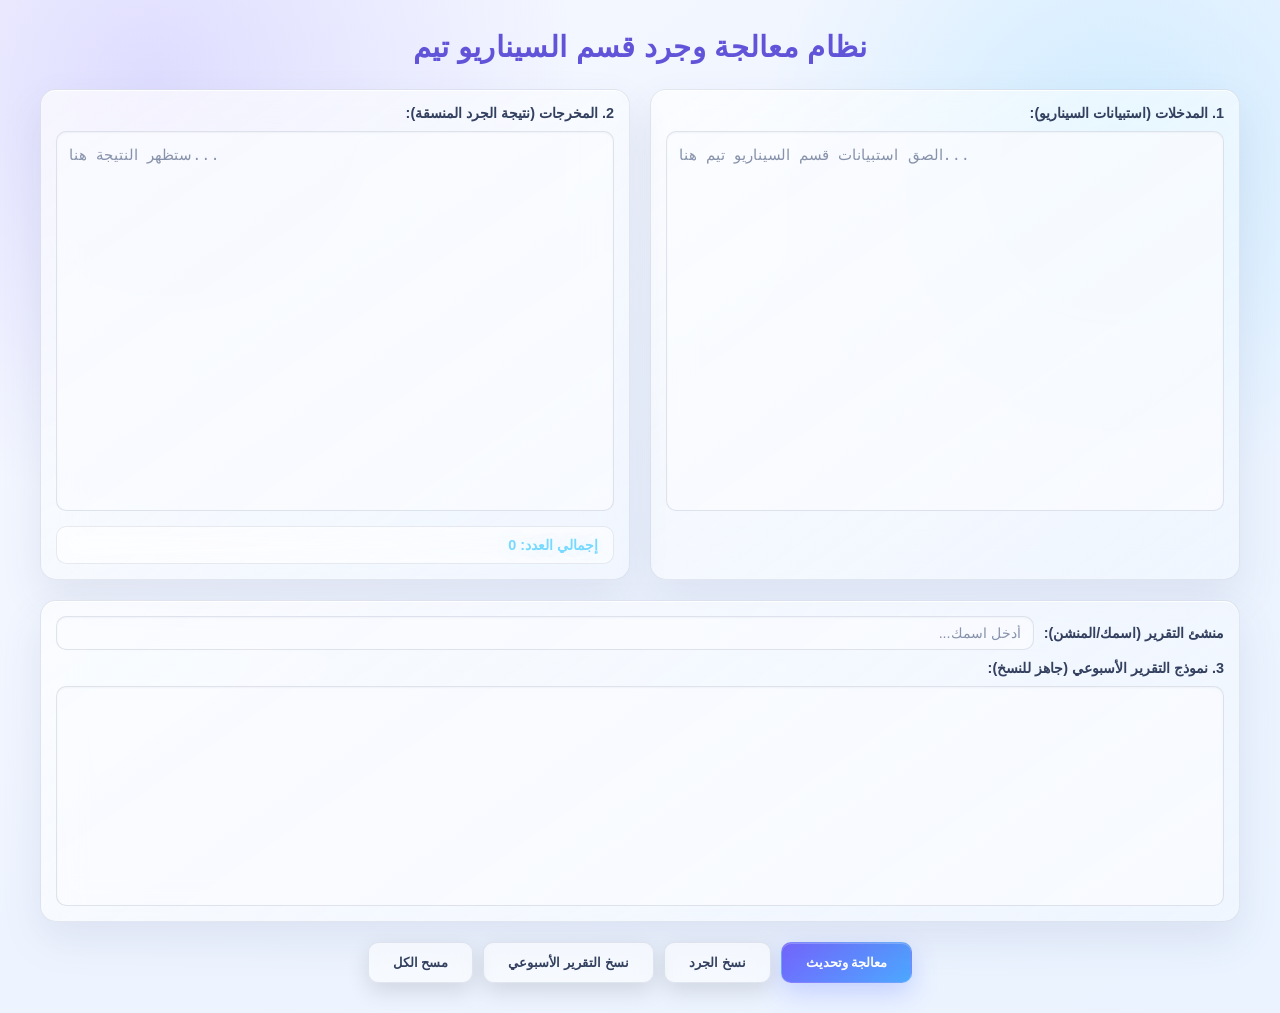
<file: سيناريو تيم/index.html>
<!DOCTYPE html>
<html lang="ar" dir="rtl">
<head>
  <meta charset="UTF-8">
  <meta name="viewport" content="width=device-width, initial-scale=1.0">
  <title>نظام جرد تقارير قسم السيناريو تيم</title>
  <style>
    :root {
      --bg-dark: #0f172a;
      --card-bg: #1e293b;
      --accent: #3b82f6;
      --accent-hover: #2563eb;
      --text-main: #f8fafc;
      --text-sub: #94a3b8;
      --border: #334155;
    }

    * { box-sizing: border-box; margin: 0; padding: 0; }
    body {
      font-family: 'Segoe UI', Tahoma, Geneva, Verdana, sans-serif;
      background-color: var(--bg-dark);
      color: var(--text-main);
      padding: 30px 20px;
      min-height: 100vh;
    }

    .wrapper { max-width: 1200px; margin: 0 auto; }
    header { text-align: center; margin-bottom: 25px; }
    header h1 { font-size: 1.8rem; color: #60a5fa; margin-bottom: 8px; }

    .grid {
      display: grid;
      grid-template-columns: 1fr 1fr;
      gap: 20px;
    }
    @media (max-width: 768px) { .grid { grid-template-columns: 1fr; } }

    .box {
      background: var(--card-bg);
      border: 1px solid var(--border);
      border-radius: 12px;
      padding: 15px;
      display: flex;
      flex-direction: column;
    }
    .box label {
      font-size: 0.9rem;
      font-weight: bold;
      margin-bottom: 10px;
      color: var(--text-sub);
    }
    textarea {
      width: 100%;
      height: 380px;
      background: #0f172a;
      border: 1px solid var(--border);
      border-radius: 8px;
      padding: 12px;
      color: var(--text-main);
      font-family: 'Courier New', Courier, monospace;
      font-size: 0.95rem;
      line-height: 1.6;
      resize: none;
      outline: none;
      direction: ltr;
      text-align: left;
    }
    textarea:focus { border-color: var(--accent); }

    .full-width-box { margin-top: 20px; }
    .full-width-box textarea { height: 220px; }

    .input-author {
      margin-bottom: 10px;
      display: flex;
      align-items: center;
      gap: 10px;
    }
    .input-author input {
      background: #0f172a;
      border: 1px solid var(--border);
      border-radius: 6px;
      padding: 8px 12px;
      color: var(--text-main);
      outline: none;
      font-size: 0.9rem;
      flex: 1;
    }
    .input-author input:focus { border-color: var(--accent); }

    .stats-bar {
      margin-top: 15px;
      background: #0f172a;
      border: 1px solid var(--border);
      border-radius: 8px;
      padding: 10px 15px;
      font-size: 0.9rem;
      display: flex;
      flex-direction: column;
      gap: 5px;
    }
    .stats-count { color: #60a5fa; font-weight: bold; }
    .stats-duplicates { color: #f87171; font-weight: bold; }

    .actions {
      display: flex;
      gap: 10px;
      margin-top: 20px;
      justify-content: center;
      flex-wrap: wrap;
    }
    button.action-btn {
      background: var(--accent);
      color: white;
      border: none;
      padding: 12px 24px;
      border-radius: 8px;
      font-weight: bold;
      cursor: pointer;
    }
    button.secondary {
      background: transparent;
      border: 1px solid var(--border);
      color: var(--text-sub);
    }

    .toast {
      position: fixed;
      bottom: 20px;
      left: 50%;
      transform: translateX(-50%) translateY(100px);
      background: #10b981;
      color: white;
      padding: 10px 20px;
      border-radius: 6px;
      font-size: 0.9rem;
      opacity: 0;
      transition: all 0.3s ease;
    }
    .toast.show { transform: translateX(-50%) translateY(0); opacity: 1; }
  
    /* Glass visual skin — appearance only */
    :root {
      color-scheme: dark light;
      --glass-page: #08111f;
      --glass-page-2: #0d1930;
      --glass-surface: rgba(19, 31, 52, 0.72);
      --glass-surface-strong: rgba(12, 23, 41, 0.84);
      --glass-field: rgba(5, 14, 28, 0.72);
      --glass-border: rgba(168, 194, 234, 0.18);
      --glass-border-strong: rgba(122, 168, 255, 0.42);
      --glass-text: #edf5ff;
      --glass-muted: #a9b8cf;
      --glass-accent: #6ea8ff;
      --glass-accent-2: #8a7cff;
      --glass-shadow: 0 18px 50px rgba(0, 0, 0, 0.26);
      --glass-inner: inset 0 1px 0 rgba(255, 255, 255, 0.055);
    }

    body {
      font-family: "Segoe UI Variable", "Segoe UI", Tahoma, Arial, sans-serif;
      background-color: var(--glass-page);
      background-image:
        radial-gradient(circle at 12% 8%, rgba(110, 168, 255, 0.13), transparent 31%),
        radial-gradient(circle at 88% 12%, rgba(138, 124, 255, 0.11), transparent 28%),
        linear-gradient(145deg, var(--glass-page), var(--glass-page-2));
      color: var(--glass-text);
      -webkit-font-smoothing: antialiased;
      text-rendering: optimizeLegibility;
    }

    header h1 {
      color: var(--glass-accent);
      text-shadow: 0 0 26px rgba(110, 168, 255, 0.18);
      letter-spacing: 0.01em;
    }

    .box {
      background: linear-gradient(160deg, rgba(255, 255, 255, 0.075), rgba(255, 255, 255, 0.025));
      border-color: var(--glass-border);
      box-shadow: var(--glass-inner), var(--glass-shadow);
      backdrop-filter: blur(18px) saturate(125%);
      -webkit-backdrop-filter: blur(18px) saturate(125%);
      border-radius: 16px;
    }

    .box label {
      color: var(--glass-muted);
    }

    textarea,
    .input-author input {
      background: var(--glass-field);
      border-color: var(--glass-border);
      color: var(--glass-text);
      box-shadow: var(--glass-inner), inset 0 12px 30px rgba(0, 0, 0, 0.08);
      border-radius: 10px;
      transition: border-color 0.2s ease, box-shadow 0.2s ease, background-color 0.2s ease;
    }

    textarea::placeholder,
    .input-author input::placeholder {
      color: color-mix(in srgb, var(--glass-muted) 72%, transparent);
    }

    textarea:focus,
    .input-author input:focus {
      border-color: var(--glass-accent);
      box-shadow: 0 0 0 3px rgba(110, 168, 255, 0.12), var(--glass-inner);
      background: var(--glass-surface-strong);
    }

    .stats-bar {
      background: rgba(8, 18, 34, 0.58);
      border-color: var(--glass-border);
      box-shadow: var(--glass-inner);
      backdrop-filter: blur(12px);
      -webkit-backdrop-filter: blur(12px);
      border-radius: 10px;
    }

    .stats-count {
      color: #8fc2ff;
    }

    button.action-btn {
      background: linear-gradient(135deg, var(--glass-accent), var(--glass-accent-2));
      border: 1px solid rgba(255, 255, 255, 0.1);
      box-shadow: 0 10px 24px rgba(75, 118, 218, 0.22), var(--glass-inner);
      border-radius: 10px;
      transition: filter 0.2s ease, border-color 0.2s ease, box-shadow 0.2s ease;
    }

    button.action-btn:hover {
      filter: brightness(1.07);
      box-shadow: 0 12px 28px rgba(75, 118, 218, 0.28), var(--glass-inner);
    }

    button.secondary {
      background: rgba(255, 255, 255, 0.045);
      border-color: var(--glass-border);
      color: var(--glass-muted);
      box-shadow: var(--glass-inner);
      backdrop-filter: blur(10px);
      -webkit-backdrop-filter: blur(10px);
    }

    button.secondary:hover {
      border-color: var(--glass-border-strong);
      color: var(--glass-text);
      background: rgba(255, 255, 255, 0.075);
    }

    .toast {
      background: rgba(16, 185, 129, 0.84);
      border: 1px solid rgba(255, 255, 255, 0.13);
      box-shadow: 0 14px 34px rgba(0, 0, 0, 0.24);
      backdrop-filter: blur(14px);
      -webkit-backdrop-filter: blur(14px);
      border-radius: 10px;
    }

    ::selection {
      background: rgba(110, 168, 255, 0.3);
      color: var(--glass-text);
    }

    @media (prefers-color-scheme: light) {
      :root {
        --glass-page: #eaf1fb;
        --glass-page-2: #f7faff;
        --glass-surface: rgba(255, 255, 255, 0.58);
        --glass-surface-strong: rgba(255, 255, 255, 0.78);
        --glass-field: rgba(255, 255, 255, 0.56);
        --glass-border: rgba(65, 89, 126, 0.16);
        --glass-border-strong: rgba(58, 110, 205, 0.42);
        --glass-text: #17243a;
        --glass-muted: #63738d;
        --glass-accent: #3978dc;
        --glass-accent-2: #6659dd;
        --glass-shadow: 0 18px 42px rgba(65, 86, 120, 0.14);
        --glass-inner: inset 0 1px 0 rgba(255, 255, 255, 0.78);
      }

      body {
        background-image:
          radial-gradient(circle at 12% 8%, rgba(57, 120, 220, 0.11), transparent 31%),
          radial-gradient(circle at 88% 12%, rgba(102, 89, 221, 0.09), transparent 28%),
          linear-gradient(145deg, var(--glass-page), var(--glass-page-2));
      }

      .box {
        background: linear-gradient(160deg, rgba(255, 255, 255, 0.68), rgba(255, 255, 255, 0.42));
      }

      .stats-bar {
        background: rgba(255, 255, 255, 0.5);
      }

      .stats-count {
        color: #2f6fc9;
      }

      button.secondary {
        background: rgba(255, 255, 255, 0.42);
      }
    }

    @media (prefers-reduced-motion: reduce) {
      textarea,
      .input-author input,
      button.action-btn,
      button.secondary {
        transition: none;
      }
    }

  

    /* ================================
       Arab Pure Glass V2 — VISUAL ONLY
       Existing HTML / JS untouched.
       ================================ */
    :root {
      --bg-dark: #060814 !important;
      --card-bg: rgba(25, 33, 61, .68) !important;
      --accent: #786cff !important;
      --accent-hover: #5f8dff !important;
      --text-main: #f1f5ff !important;
      --text-sub: #9eaccb !important;
      --border: rgba(188, 198, 255, .16) !important;
    }

    body {
      background:
        radial-gradient(circle at 12% 8%, rgba(119, 91, 255, .25), transparent 29%),
        radial-gradient(circle at 87% 15%, rgba(39, 205, 255, .18), transparent 25%),
        radial-gradient(circle at 52% 92%, rgba(171, 74, 255, .14), transparent 30%),
        linear-gradient(145deg, #050713 0%, #091126 48%, #07101f 100%) !important;
      background-attachment: fixed !important;
      color: var(--text-main) !important;
      font-family: 'Tajawal', 'Segoe UI Variable', 'Segoe UI', Tahoma, Geneva, Verdana, sans-serif !important;
    }

    header h1 {
      color: #b79cff !important;
      text-shadow: 0 0 24px rgba(126, 96, 255, .28) !important;
    }

    .box {
      background:
        linear-gradient(145deg, rgba(31, 40, 72, .68), rgba(13, 20, 40, .64)) !important;
      border-color: rgba(190, 201, 255, .16) !important;
      box-shadow:
        0 22px 55px rgba(0,0,0,.23),
        inset 0 1px 0 rgba(255,255,255,.075) !important;
      backdrop-filter: blur(20px) saturate(135%);
      -webkit-backdrop-filter: blur(20px) saturate(135%);
    }

    .box label {
      color: #dce4f8 !important;
    }

    textarea,
    .input-author input {
      background:
        linear-gradient(180deg, rgba(4, 9, 23, .80), rgba(8, 14, 31, .86)) !important;
      border-color: rgba(185, 197, 248, .16) !important;
      color: #eef3ff !important;
      box-shadow:
        inset 0 1px 0 rgba(255,255,255,.025),
        inset 0 0 22px rgba(0,0,0,.14) !important;
    }

    textarea::placeholder,
    .input-author input::placeholder {
      color: #7f8cab !important;
      opacity: 1 !important;
    }

    textarea:focus,
    .input-author input:focus {
      border-color: #8c7dff !important;
      box-shadow:
        0 0 0 3px rgba(124,108,255,.16),
        0 0 28px rgba(110, 91, 255, .13) !important;
    }

    .stats-bar {
      background:
        linear-gradient(135deg, rgba(12, 19, 39, .76), rgba(26, 34, 63, .58)) !important;
      border-color: rgba(187, 199, 249, .14) !important;
      box-shadow: inset 0 1px 0 rgba(255,255,255,.04) !important;
    }

    .stats-count {
      color: #77d9ff !important;
      text-shadow: 0 0 18px rgba(71, 192, 255, .18) !important;
    }

    button.action-btn {
      background: linear-gradient(135deg, #7566ff, #4ca8ff) !important;
      border: 1px solid rgba(255,255,255,.14) !important;
      box-shadow:
        0 10px 26px rgba(81, 104, 255, .25),
        inset 0 1px 0 rgba(255,255,255,.24) !important;
    }

    button.secondary {
      background: linear-gradient(145deg, rgba(255,255,255,.07), rgba(255,255,255,.035)) !important;
      border-color: rgba(187, 199, 248, .16) !important;
      color: #dde6fb !important;
      box-shadow: 0 8px 22px rgba(0,0,0,.12), inset 0 1px 0 rgba(255,255,255,.055) !important;
    }

    button.secondary:hover {
      background: rgba(255,255,255,.09) !important;
      border-color: rgba(135, 122, 255, .36) !important;
    }

    .toast {
      background: rgba(18, 27, 52, .88) !important;
      border: 1px solid rgba(255,255,255,.13) !important;
      box-shadow: 0 18px 45px rgba(0,0,0,.28) !important;
      backdrop-filter: blur(15px);
      -webkit-backdrop-filter: blur(15px);
    }

    @media (prefers-color-scheme: light) {
      :root {
        --bg-dark: #eef3ff !important;
        --card-bg: rgba(255,255,255,.65) !important;
        --text-main: #17213d !important;
        --text-sub: #687490 !important;
        --border: rgba(63,79,120,.13) !important;
      }

      body {
        background:
          radial-gradient(circle at 12% 8%, rgba(118, 96, 255, .18), transparent 29%),
          radial-gradient(circle at 87% 15%, rgba(42, 192, 255, .16), transparent 25%),
          linear-gradient(145deg, #f7f9ff 0%, #eef4ff 50%, #eaf3ff 100%) !important;
        color: #17213d !important;
      }

      header h1 {
        color: #6254d9 !important;
        text-shadow: none !important;
      }

      .box {
        background: linear-gradient(145deg, rgba(255,255,255,.68), rgba(244,248,255,.55)) !important;
        border-color: rgba(64,80,121,.12) !important;
        box-shadow: 0 18px 42px rgba(65,81,123,.10), inset 0 1px 0 rgba(255,255,255,.9) !important;
      }

      .box label {
        color: #33405f !important;
      }

      textarea,
      .input-author input {
        background: rgba(250,252,255,.76) !important;
        color: #1f2a46 !important;
        border-color: rgba(61,77,118,.14) !important;
        box-shadow: inset 0 1px 2px rgba(55,69,104,.05) !important;
      }

      textarea::placeholder,
      .input-author input::placeholder {
        color: #8792ab !important;
      }

      .stats-bar {
        background: rgba(255,255,255,.53) !important;
        border-color: rgba(63,79,120,.11) !important;
        color: #33405f !important;
      }

      button.secondary {
        background: rgba(255,255,255,.54) !important;
        border-color: rgba(65,81,123,.12) !important;
        color: #33405f !important;
      }
    }

  </style>
</head>
<body>

  <div class="wrapper">
    <header>
      <h1>نظام معالجة وجرد قسم السيناريو تيم</h1>
    </header>

    <div class="grid">
      <div class="box">
        <label>1. المدخلات (استبيانات السيناريو):</label>
        <textarea id="inputData" placeholder="الصق استبيانات قسم السيناريو تيم هنا..."></textarea>
      </div>
      <div class="box">
        <label>2. المخرجات (نتيجة الجرد المنسقة):</label>
        <textarea id="outputData" placeholder="ستظهر النتيجة هنا..." readonly></textarea>
        <div class="stats-bar">
          <div id="totalCount" class="stats-count">إجمالي العدد: 0</div>
          <div id="duplicateAlert" class="stats-duplicates" style="display: none;"></div>
        </div>
      </div>
    </div>

    <div class="box full-width-box">
      <div class="input-author">
        <label style="margin: 0; min-width: 140px;">منشئ التقرير (اسمك/المنشن):</label>
        <input type="text" id="authorName" placeholder="أدخل اسمك..." oninput="processData()">
      </div>
      <label>3. نموذج التقرير الأسبوعي (جاهز للنسخ):</label>
      <textarea id="reportData" readonly></textarea>
    </div>

    <div class="actions">
      <button class="action-btn" onclick="processData()">معالجة وتحديث</button>
      <button class="action-btn secondary" onclick="copyResult('outputData')">نسخ الجرد</button>
      <button class="action-btn secondary" onclick="copyResult('reportData')">نسخ التقرير الأسبوعي</button>
      <button class="action-btn secondary" onclick="clearAll()">مسح الكل</button>
    </div>
  </div>

  <div id="toast" class="toast">تم النسخ بنجاح!</div>

  <script>
    const OUT_OF_SERVICE_ROLE_ID = "1480638365937434808";
    const OUT_OF_SERVICE_ROLE_MENTION = `<@&${OUT_OF_SERVICE_ROLE_ID}>`;

    function removeFancyFont(text) {
      if (!text) return '';
      let str = text.normalize('NFKD');
      let clean = '';
      for (let i = 0; i < str.length; i++) {
        let code = str.charCodeAt(i);
        if (code >= 0xD835) {
          let codePoint = str.codePointAt(i);
          if (codePoint >= 0x1D400 && codePoint <= 0x1D419) clean += String.fromCharCode(65 + (codePoint - 0x1D400));
          else if (codePoint >= 0x1D41A && codePoint <= 0x1D433) clean += String.fromCharCode(97 + (codePoint - 0x1D41A));
          else if (codePoint >= 0x1D434 && codePoint <= 0x1D44D) clean += String.fromCharCode(65 + (codePoint - 0x1D434));
          else if (codePoint >= 0x1D44E && codePoint <= 0x1D467) clean += String.fromCharCode(97 + (codePoint - 0x1D44E));
          else if (codePoint >= 0x1D468 && codePoint <= 0x1D481) clean += String.fromCharCode(65 + (codePoint - 0x1D468));
          else if (codePoint >= 0x1D482 && codePoint <= 0x1D49B) clean += String.fromCharCode(97 + (codePoint - 0x1D482));
          else if (codePoint >= 0x1D5D4 && codePoint <= 0x1D5ED) clean += String.fromCharCode(65 + (codePoint - 0x1D5D4));
          else if (codePoint >= 0x1D5EE && codePoint <= 0x1D607) clean += String.fromCharCode(97 + (codePoint - 0x1D5EE));
          else if (codePoint >= 0x1D608 && codePoint <= 0x1D621) clean += String.fromCharCode(65 + (codePoint - 0x1D608));
          else if (codePoint >= 0x1D622 && codePoint <= 0x1D63B) clean += String.fromCharCode(97 + (codePoint - 0x1D622));
          else if (codePoint >= 0x1D63C && codePoint <= 0x1D655) clean += String.fromCharCode(65 + (codePoint - 0x1D63C));
          else if (codePoint >= 0x1D656 && codePoint <= 0x1D66F) clean += String.fromCharCode(97 + (codePoint - 0x1D656));
          i++;
        } else {
          clean += str[i];
        }
      }
      return clean.replace(/[\u0300-\u036f]/g, '').trim();
    }

    function cleanAndStandardizeRank(rawRank) {
      if (!rawRank) return '';
      let clean = removeFancyFont(rawRank);
      const standardRanks = [
        "Supervisor", "Mod", "Super Admin", "Head Admin", "Admin",
        "Controller", "Hand of the king", "Pre Master", "Master", "Advisor",
        "Operator", "Marshal", "Manager", "Director", "Executive",
        "President", "Commander", "Mythical", "Colonel", "Boss",
        "Big Boss", "CEO", "Co Founder", "Founder", "Consultant"
      ];
      const lowerClean = clean.toLowerCase();
      for (let rank of standardRanks) {
        if (lowerClean.includes(rank.toLowerCase())) return rank;
      }
      return clean;
    }

    function formatUserMention(rawInput) {
      if (!rawInput) return '';
      const digitMatch = rawInput.match(/\d{17,20}/);
      if (digitMatch) return `<@${digitMatch[0]}>`;
      let clean = rawInput.replace(/[\u200B-\u200D\uFEFF\u200F]/g, '').replace(/@+/g, '').trim();
      return `<@${clean}>`;
    }

    function processData() {
      const input = document.getElementById('inputData').value;
      const totalCountElem = document.getElementById('totalCount');
      const duplicateAlertElem = document.getElementById('duplicateAlert');
      const authorName = document.getElementById('authorName').value.trim();

      if (!input.trim()) {
        document.getElementById('outputData').value = '';
        document.getElementById('reportData').value = '';
        totalCountElem.textContent = 'إجمالي العدد: 0';
        duplicateAlertElem.style.display = 'none';
        return;
      }

      const lineSeparator = '`-----------------------------------------------------`';
      let result = `${lineSeparator}\n`;
      let processedCount = 0;
      let idTracker = {};

      let countNew = 0;
      let countOut = 0;
      let countBad = 0;
      let countActive = 0;

      // التقسيم الصارم فقط عند كلمة "منشن الشخص"
      const entries = input.split(/(?=منشن الشخص\s*:)/g);

      entries.forEach((entry) => {
        if (!entry.trim() || !entry.includes('منشن الشخص')) return;

        let data = { userMention: '', rank: '', finalEval: '' };
        const lines = entry.split(/\r?\n/);

        lines.forEach(line => {
          if (!line.includes(':')) return;
          const parts = line.split(':');
          const key = parts[0].trim();
          const val = parts.slice(1).join(':').trim();

          // المطابقة الدقيقة للمفاتيح المطلوبة فقط
          if (key === 'منشن الشخص') {
            data.userMention = val;
          } else if (key === 'الرتبة الادارية' || key === 'الرتبة  الادارية' || key.includes('الرتبة')) {
            data.rank = val;
          } else if (key === 'التقيم النهائي' || key === 'التقييم النهائي') {
            data.finalEval = val;
          }
        });

        // التأكد من استخراج منشن الشخص
        if (data.userMention) {
          processedCount++;
          
          let rawKey = data.userMention.replace(/[^0-9]/g, '');
          if (rawKey && rawKey.length >= 17) idTracker[rawKey] = (idTracker[rawKey] || 0) + 1;

          const cleanRank = cleanAndStandardizeRank(data.rank);
          const evalText = (data.finalEval || '').trim();
          const matchedOutRoleMention = evalText.match(/<@&\d{17,20}>/);
          const hasOutByKeyword = evalText.includes('خارج خدمة') || evalText.includes('خارج الخدمة') || evalText.includes('إجازة');
          const hasOutByRoleMention = /<@&\d{17,20}>/.test(evalText);
          const hasOutByConfiguredRole = evalText.includes(OUT_OF_SERVICE_ROLE_ID) || evalText.includes(OUT_OF_SERVICE_ROLE_MENTION);
          const isOutOfService = hasOutByKeyword || hasOutByRoleMention || hasOutByConfiguredRole;
          let finalRating = data.finalEval || 'سيء';

          if (finalRating.includes('جديد')) {
            countNew++;
          } else if (isOutOfService) {
            countOut++;
            finalRating = matchedOutRoleMention ? matchedOutRoleMention[0] : OUT_OF_SERVICE_ROLE_MENTION;
          } else if (finalRating.includes('سيء') || finalRating.includes('سئ')) {
            countBad++;
          } else if (['جيد جدا', 'ممتاز', 'ممتاز جدا'].some(r => finalRating.includes(r))) {
            countActive++;
          }

          let formattedMention = formatUserMention(data.userMention);
          result += `${formattedMention}\nالتقييم : ${finalRating}\nالرتبة الادارية : ${cleanRank}\n${lineSeparator}\n`;
        }
      });

      document.getElementById('outputData').value = result;
      totalCountElem.textContent = `إجمالي العدد: ${processedCount}`;

      const weeklyReport = `** كم العدد حالي بالقسم: ${processedCount}\n\n` +
        `كم عدد ماخذين اجازة : ${countOut} ( ${countNew}جديد)\n\n` +
        `عدد غير متفاعلين : ${countBad}\n\n` +
        `عدد المتفاعلين بالقسم : ${countActive}\n` +
        `هل يوجد ملاحظة بالقسم او حاب تطور شي من جميع نواحي : لايوجد يعطيكم العافية   \n\n` +
        `تم انشاء التقرير من قبل : ( ${authorName} ) **`;

      document.getElementById('reportData').value = weeklyReport;

      let duplicates = Object.keys(idTracker).filter(key => idTracker[key] > 1);
      if (duplicates.length > 0) {
        duplicateAlertElem.style.display = 'block';
        duplicateAlertElem.innerHTML = `⚠️ تنبيه: يوجد IDs مكررة: <br>${duplicates.map(d => `- ${d} (تكرر ${idTracker[d]} مرات)`).join('<br>')}`;
      } else {
        duplicateAlertElem.style.display = 'none';
      }
    }

    function copyResult(elementId) {
      const output = document.getElementById(elementId);
      if (!output.value) return;
      output.select();
      navigator.clipboard.writeText(output.value);
      showToast();
    }

    function clearAll() {
      document.getElementById('inputData').value = '';
      document.getElementById('outputData').value = '';
      document.getElementById('reportData').value = '';
      document.getElementById('authorName').value = '';
      document.getElementById('totalCount').textContent = 'إجمالي العدد: 0';
      document.getElementById('duplicateAlert').style.display = 'none';
    }

    function showToast() {
      const toast = document.getElementById('toast');
      toast.classList.add('show');
      setTimeout(() => toast.classList.remove('show'), 2000);
    }

    document.getElementById('inputData').addEventListener('input', processData);
  </script>
</body>
</html>
</file>
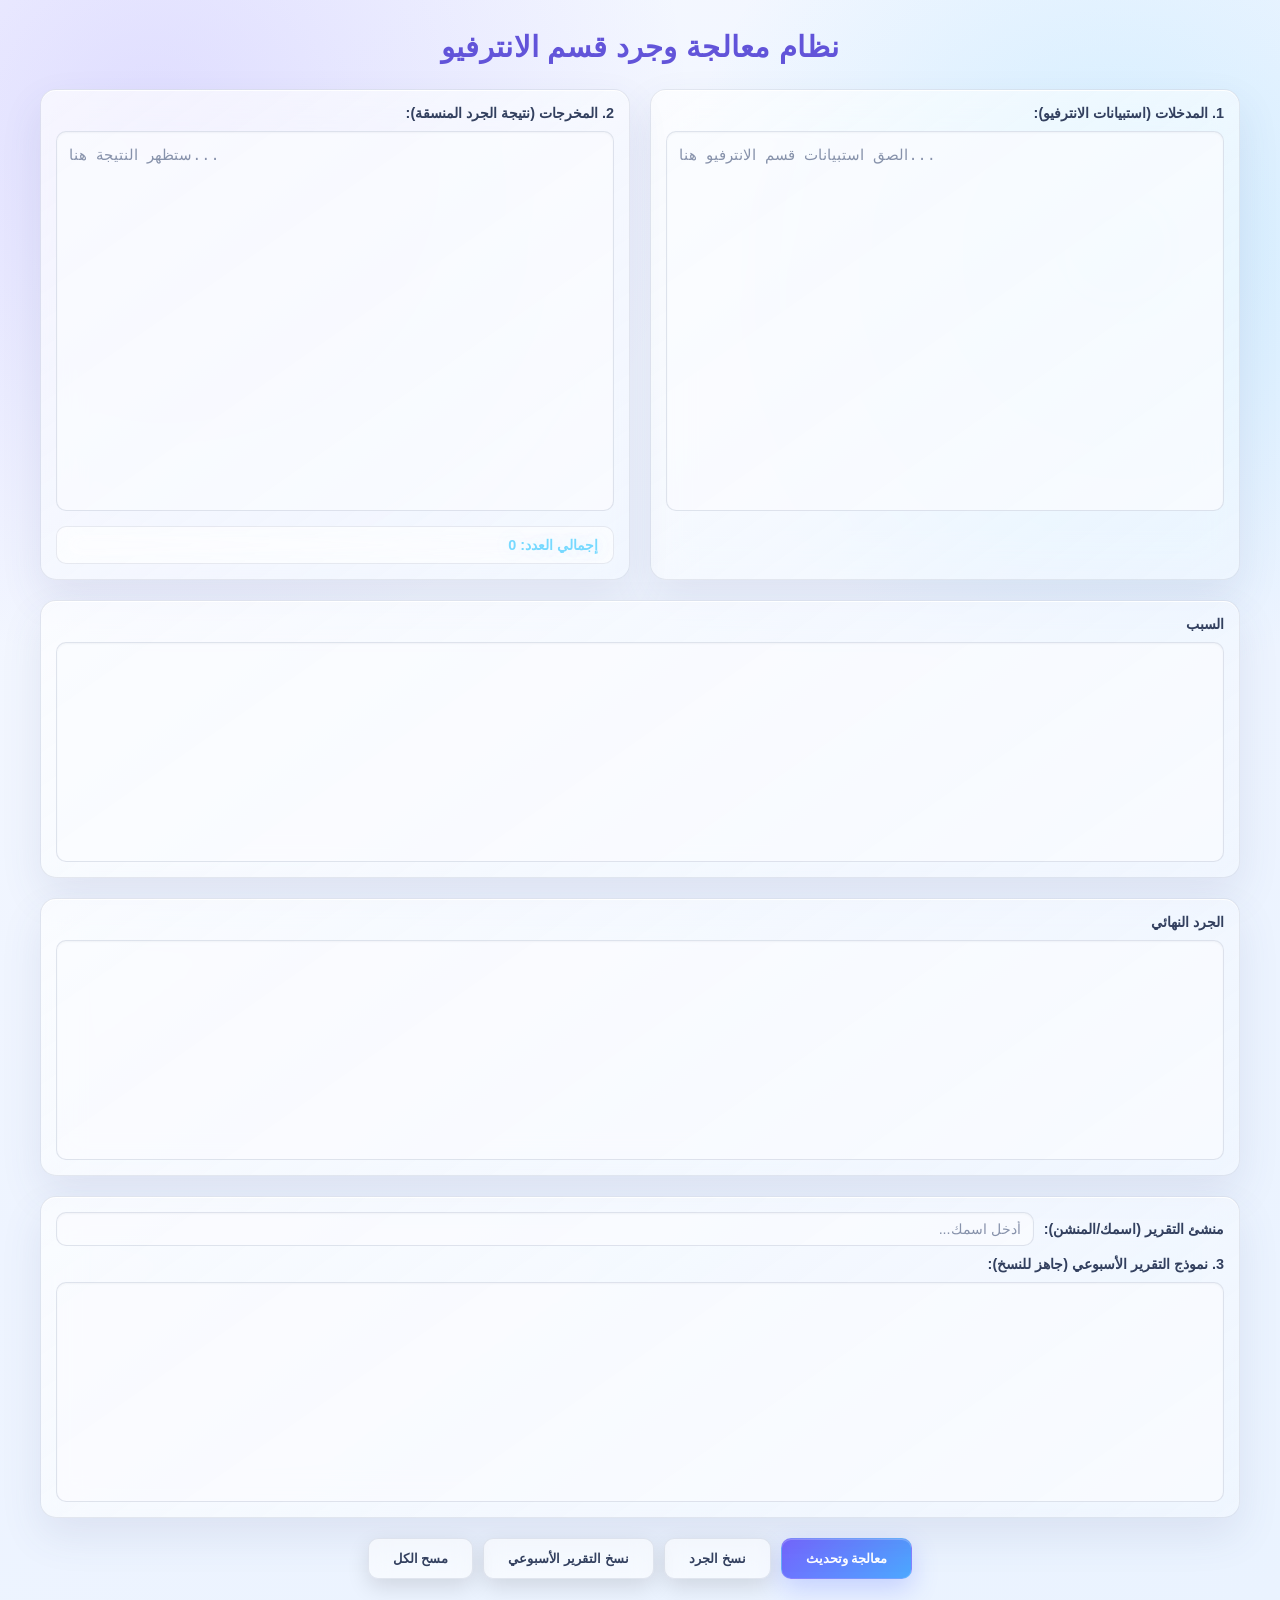
<file: قسم انترفيو/index.html>
<!DOCTYPE html>
<html lang="ar" dir="rtl">
<head>
  <meta charset="UTF-8">
  <meta name="viewport" content="width=device-width, initial-scale=1.0">
  <title>نظام جرد تقارير قسم الانترفيو</title>
  <style>
    :root {
      --bg-dark: #0f172a;
      --card-bg: #1e293b;
      --accent: #3b82f6;
      --accent-hover: #2563eb;
      --text-main: #f8fafc;
      --text-sub: #94a3b8;
      --border: #334155;
    }

    * { box-sizing: border-box; margin: 0; padding: 0; }
    body {
      font-family: 'Segoe UI', Tahoma, Geneva, Verdana, sans-serif;
      background-color: var(--bg-dark);
      color: var(--text-main);
      padding: 30px 20px;
      min-height: 100vh;
    }

    .wrapper { max-width: 1200px; margin: 0 auto; }
    header { text-align: center; margin-bottom: 25px; }
    header h1 { font-size: 1.8rem; color: #60a5fa; margin-bottom: 8px; }

    .grid {
      display: grid;
      grid-template-columns: 1fr 1fr;
      gap: 20px;
    }
    @media (max-width: 768px) { .grid { grid-template-columns: 1fr; } }

    .box {
      background: var(--card-bg);
      border: 1px solid var(--border);
      border-radius: 12px;
      padding: 15px;
      display: flex;
      flex-direction: column;
    }
    .box label {
      font-size: 0.9rem;
      font-weight: bold;
      margin-bottom: 10px;
      color: var(--text-sub);
    }
    textarea {
      width: 100%;
      height: 380px;
      background: #0f172a;
      border: 1px solid var(--border);
      border-radius: 8px;
      padding: 12px;
      color: var(--text-main);
      font-family: 'Courier New', Courier, monospace;
      font-size: 0.95rem;
      line-height: 1.6;
      resize: none;
      outline: none;
      direction: ltr;
      text-align: left;
    }
    textarea:focus { border-color: var(--accent); }

    .full-width-box { margin-top: 20px; }
    .full-width-box textarea { height: 220px; }

    .input-author {
      margin-bottom: 10px;
      display: flex;
      align-items: center;
      gap: 10px;
    }
    .input-author input {
      background: #0f172a;
      border: 1px solid var(--border);
      border-radius: 6px;
      padding: 8px 12px;
      color: var(--text-main);
      outline: none;
      font-size: 0.9rem;
      flex: 1;
    }
    .input-author input:focus { border-color: var(--accent); }

    .stats-bar {
      margin-top: 15px;
      background: #0f172a;
      border: 1px solid var(--border);
      border-radius: 8px;
      padding: 10px 15px;
      font-size: 0.9rem;
      display: flex;
      flex-direction: column;
      gap: 5px;
    }
    .stats-count { color: #60a5fa; font-weight: bold; }
    .stats-duplicates { color: #f87171; font-weight: bold; }

    .actions {
      display: flex;
      gap: 10px;
      margin-top: 20px;
      justify-content: center;
      flex-wrap: wrap;
    }
    button.action-btn {
      background: var(--accent);
      color: white;
      border: none;
      padding: 12px 24px;
      border-radius: 8px;
      font-weight: bold;
      cursor: pointer;
    }
    button.secondary {
      background: transparent;
      border: 1px solid var(--border);
      color: var(--text-sub);
    }

    .toast {
      position: fixed;
      bottom: 20px;
      left: 50%;
      transform: translateX(-50%) translateY(100px);
      background: #10b981;
      color: white;
      padding: 10px 20px;
      border-radius: 6px;
      font-size: 0.9rem;
      opacity: 0;
      transition: all 0.3s ease;
    }
    .toast.show { transform: translateX(-50%) translateY(0); opacity: 1; }
  
    /* Glass visual skin — appearance only */
    :root {
      color-scheme: dark light;
      --glass-page: #08111f;
      --glass-page-2: #0d1930;
      --glass-surface: rgba(19, 31, 52, 0.72);
      --glass-surface-strong: rgba(12, 23, 41, 0.84);
      --glass-field: rgba(5, 14, 28, 0.72);
      --glass-border: rgba(168, 194, 234, 0.18);
      --glass-border-strong: rgba(122, 168, 255, 0.42);
      --glass-text: #edf5ff;
      --glass-muted: #a9b8cf;
      --glass-accent: #6ea8ff;
      --glass-accent-2: #8a7cff;
      --glass-shadow: 0 18px 50px rgba(0, 0, 0, 0.26);
      --glass-inner: inset 0 1px 0 rgba(255, 255, 255, 0.055);
    }

    body {
      font-family: "Segoe UI Variable", "Segoe UI", Tahoma, Arial, sans-serif;
      background-color: var(--glass-page);
      background-image:
        radial-gradient(circle at 12% 8%, rgba(110, 168, 255, 0.13), transparent 31%),
        radial-gradient(circle at 88% 12%, rgba(138, 124, 255, 0.11), transparent 28%),
        linear-gradient(145deg, var(--glass-page), var(--glass-page-2));
      color: var(--glass-text);
      -webkit-font-smoothing: antialiased;
      text-rendering: optimizeLegibility;
    }

    header h1 {
      color: var(--glass-accent);
      text-shadow: 0 0 26px rgba(110, 168, 255, 0.18);
      letter-spacing: 0.01em;
    }

    .box {
      background: linear-gradient(160deg, rgba(255, 255, 255, 0.075), rgba(255, 255, 255, 0.025));
      border-color: var(--glass-border);
      box-shadow: var(--glass-inner), var(--glass-shadow);
      backdrop-filter: blur(18px) saturate(125%);
      -webkit-backdrop-filter: blur(18px) saturate(125%);
      border-radius: 16px;
    }

    .box label {
      color: var(--glass-muted);
    }

    textarea,
    .input-author input {
      background: var(--glass-field);
      border-color: var(--glass-border);
      color: var(--glass-text);
      box-shadow: var(--glass-inner), inset 0 12px 30px rgba(0, 0, 0, 0.08);
      border-radius: 10px;
      transition: border-color 0.2s ease, box-shadow 0.2s ease, background-color 0.2s ease;
    }

    textarea::placeholder,
    .input-author input::placeholder {
      color: color-mix(in srgb, var(--glass-muted) 72%, transparent);
    }

    textarea:focus,
    .input-author input:focus {
      border-color: var(--glass-accent);
      box-shadow: 0 0 0 3px rgba(110, 168, 255, 0.12), var(--glass-inner);
      background: var(--glass-surface-strong);
    }

    .stats-bar {
      background: rgba(8, 18, 34, 0.58);
      border-color: var(--glass-border);
      box-shadow: var(--glass-inner);
      backdrop-filter: blur(12px);
      -webkit-backdrop-filter: blur(12px);
      border-radius: 10px;
    }

    .stats-count {
      color: #8fc2ff;
    }

    button.action-btn {
      background: linear-gradient(135deg, var(--glass-accent), var(--glass-accent-2));
      border: 1px solid rgba(255, 255, 255, 0.1);
      box-shadow: 0 10px 24px rgba(75, 118, 218, 0.22), var(--glass-inner);
      border-radius: 10px;
      transition: filter 0.2s ease, border-color 0.2s ease, box-shadow 0.2s ease;
    }

    button.action-btn:hover {
      filter: brightness(1.07);
      box-shadow: 0 12px 28px rgba(75, 118, 218, 0.28), var(--glass-inner);
    }

    button.secondary {
      background: rgba(255, 255, 255, 0.045);
      border-color: var(--glass-border);
      color: var(--glass-muted);
      box-shadow: var(--glass-inner);
      backdrop-filter: blur(10px);
      -webkit-backdrop-filter: blur(10px);
    }

    button.secondary:hover {
      border-color: var(--glass-border-strong);
      color: var(--glass-text);
      background: rgba(255, 255, 255, 0.075);
    }

    .toast {
      background: rgba(16, 185, 129, 0.84);
      border: 1px solid rgba(255, 255, 255, 0.13);
      box-shadow: 0 14px 34px rgba(0, 0, 0, 0.24);
      backdrop-filter: blur(14px);
      -webkit-backdrop-filter: blur(14px);
      border-radius: 10px;
    }

    ::selection {
      background: rgba(110, 168, 255, 0.3);
      color: var(--glass-text);
    }

    @media (prefers-color-scheme: light) {
      :root {
        --glass-page: #eaf1fb;
        --glass-page-2: #f7faff;
        --glass-surface: rgba(255, 255, 255, 0.58);
        --glass-surface-strong: rgba(255, 255, 255, 0.78);
        --glass-field: rgba(255, 255, 255, 0.56);
        --glass-border: rgba(65, 89, 126, 0.16);
        --glass-border-strong: rgba(58, 110, 205, 0.42);
        --glass-text: #17243a;
        --glass-muted: #63738d;
        --glass-accent: #3978dc;
        --glass-accent-2: #6659dd;
        --glass-shadow: 0 18px 42px rgba(65, 86, 120, 0.14);
        --glass-inner: inset 0 1px 0 rgba(255, 255, 255, 0.78);
      }

      body {
        background-image:
          radial-gradient(circle at 12% 8%, rgba(57, 120, 220, 0.11), transparent 31%),
          radial-gradient(circle at 88% 12%, rgba(102, 89, 221, 0.09), transparent 28%),
          linear-gradient(145deg, var(--glass-page), var(--glass-page-2));
      }

      .box {
        background: linear-gradient(160deg, rgba(255, 255, 255, 0.68), rgba(255, 255, 255, 0.42));
      }

      .stats-bar {
        background: rgba(255, 255, 255, 0.5);
      }

      .stats-count {
        color: #2f6fc9;
      }

      button.secondary {
        background: rgba(255, 255, 255, 0.42);
      }
    }

    @media (prefers-reduced-motion: reduce) {
      textarea,
      .input-author input,
      button.action-btn,
      button.secondary {
        transition: none;
      }
    }

  

    /* ================================
       Arab Pure Glass V2 — VISUAL ONLY
       Existing HTML / JS untouched.
       ================================ */
    :root {
      --bg-dark: #060814 !important;
      --card-bg: rgba(25, 33, 61, .68) !important;
      --accent: #786cff !important;
      --accent-hover: #5f8dff !important;
      --text-main: #f1f5ff !important;
      --text-sub: #9eaccb !important;
      --border: rgba(188, 198, 255, .16) !important;
    }

    body {
      background:
        radial-gradient(circle at 12% 8%, rgba(119, 91, 255, .25), transparent 29%),
        radial-gradient(circle at 87% 15%, rgba(39, 205, 255, .18), transparent 25%),
        radial-gradient(circle at 52% 92%, rgba(171, 74, 255, .14), transparent 30%),
        linear-gradient(145deg, #050713 0%, #091126 48%, #07101f 100%) !important;
      background-attachment: fixed !important;
      color: var(--text-main) !important;
      font-family: 'Tajawal', 'Segoe UI Variable', 'Segoe UI', Tahoma, Geneva, Verdana, sans-serif !important;
    }

    header h1 {
      color: #b79cff !important;
      text-shadow: 0 0 24px rgba(126, 96, 255, .28) !important;
    }

    .box {
      background:
        linear-gradient(145deg, rgba(31, 40, 72, .68), rgba(13, 20, 40, .64)) !important;
      border-color: rgba(190, 201, 255, .16) !important;
      box-shadow:
        0 22px 55px rgba(0,0,0,.23),
        inset 0 1px 0 rgba(255,255,255,.075) !important;
      backdrop-filter: blur(20px) saturate(135%);
      -webkit-backdrop-filter: blur(20px) saturate(135%);
    }

    .box label {
      color: #dce4f8 !important;
    }

    textarea,
    .input-author input {
      background:
        linear-gradient(180deg, rgba(4, 9, 23, .80), rgba(8, 14, 31, .86)) !important;
      border-color: rgba(185, 197, 248, .16) !important;
      color: #eef3ff !important;
      box-shadow:
        inset 0 1px 0 rgba(255,255,255,.025),
        inset 0 0 22px rgba(0,0,0,.14) !important;
    }

    textarea::placeholder,
    .input-author input::placeholder {
      color: #7f8cab !important;
      opacity: 1 !important;
    }

    textarea:focus,
    .input-author input:focus {
      border-color: #8c7dff !important;
      box-shadow:
        0 0 0 3px rgba(124,108,255,.16),
        0 0 28px rgba(110, 91, 255, .13) !important;
    }

    .stats-bar {
      background:
        linear-gradient(135deg, rgba(12, 19, 39, .76), rgba(26, 34, 63, .58)) !important;
      border-color: rgba(187, 199, 249, .14) !important;
      box-shadow: inset 0 1px 0 rgba(255,255,255,.04) !important;
    }

    .stats-count {
      color: #77d9ff !important;
      text-shadow: 0 0 18px rgba(71, 192, 255, .18) !important;
    }

    button.action-btn {
      background: linear-gradient(135deg, #7566ff, #4ca8ff) !important;
      border: 1px solid rgba(255,255,255,.14) !important;
      box-shadow:
        0 10px 26px rgba(81, 104, 255, .25),
        inset 0 1px 0 rgba(255,255,255,.24) !important;
    }

    button.secondary {
      background: linear-gradient(145deg, rgba(255,255,255,.07), rgba(255,255,255,.035)) !important;
      border-color: rgba(187, 199, 248, .16) !important;
      color: #dde6fb !important;
      box-shadow: 0 8px 22px rgba(0,0,0,.12), inset 0 1px 0 rgba(255,255,255,.055) !important;
    }

    button.secondary:hover {
      background: rgba(255,255,255,.09) !important;
      border-color: rgba(135, 122, 255, .36) !important;
    }

    .toast {
      background: rgba(18, 27, 52, .88) !important;
      border: 1px solid rgba(255,255,255,.13) !important;
      box-shadow: 0 18px 45px rgba(0,0,0,.28) !important;
      backdrop-filter: blur(15px);
      -webkit-backdrop-filter: blur(15px);
    }

    @media (prefers-color-scheme: light) {
      :root {
        --bg-dark: #eef3ff !important;
        --card-bg: rgba(255,255,255,.65) !important;
        --text-main: #17213d !important;
        --text-sub: #687490 !important;
        --border: rgba(63,79,120,.13) !important;
      }

      body {
        background:
          radial-gradient(circle at 12% 8%, rgba(118, 96, 255, .18), transparent 29%),
          radial-gradient(circle at 87% 15%, rgba(42, 192, 255, .16), transparent 25%),
          linear-gradient(145deg, #f7f9ff 0%, #eef4ff 50%, #eaf3ff 100%) !important;
        color: #17213d !important;
      }

      header h1 {
        color: #6254d9 !important;
        text-shadow: none !important;
      }

      .box {
        background: linear-gradient(145deg, rgba(255,255,255,.68), rgba(244,248,255,.55)) !important;
        border-color: rgba(64,80,121,.12) !important;
        box-shadow: 0 18px 42px rgba(65,81,123,.10), inset 0 1px 0 rgba(255,255,255,.9) !important;
      }

      .box label {
        color: #33405f !important;
      }

      textarea,
      .input-author input {
        background: rgba(250,252,255,.76) !important;
        color: #1f2a46 !important;
        border-color: rgba(61,77,118,.14) !important;
        box-shadow: inset 0 1px 2px rgba(55,69,104,.05) !important;
      }

      textarea::placeholder,
      .input-author input::placeholder {
        color: #8792ab !important;
      }

      .stats-bar {
        background: rgba(255,255,255,.53) !important;
        border-color: rgba(63,79,120,.11) !important;
        color: #33405f !important;
      }

      button.secondary {
        background: rgba(255,255,255,.54) !important;
        border-color: rgba(65,81,123,.12) !important;
        color: #33405f !important;
      }
    }

  </style>
</head>
<body>

  <div class="wrapper">
    <header>
      <h1>نظام معالجة وجرد قسم الانترفيو</h1>
    </header>

    <div class="grid">
      <div class="box">
        <label>1. المدخلات (استبيانات الانترفيو):</label>
        <textarea id="inputData" placeholder="الصق استبيانات قسم الانترفيو هنا..."></textarea>
      </div>
      <div class="box">
        <label>2. المخرجات (نتيجة الجرد المنسقة):</label>
        <textarea id="outputData" placeholder="ستظهر النتيجة هنا..." readonly></textarea>
        <div class="stats-bar">
          <div id="totalCount" class="stats-count">إجمالي العدد: 0</div>
          <div id="duplicateAlert" class="stats-duplicates" style="display: none;"></div>
        </div>
      </div>
    </div>

    <div class="box full-width-box">
      <label>السبب</label>
      <textarea id="reasonsData" readonly></textarea>
    </div>

    <div class="box full-width-box">
      <label>الجرد النهائي</label>
      <textarea id="finalInventoryData" readonly></textarea>
    </div>

    <div class="box full-width-box">
      <div class="input-author">
        <label style="margin: 0; min-width: 140px;">منشئ التقرير (اسمك/المنشن):</label>
        <input type="text" id="authorName" placeholder="أدخل اسمك..." oninput="processData()">
      </div>
      <label>3. نموذج التقرير الأسبوعي (جاهز للنسخ):</label>
      <textarea id="reportData" readonly></textarea>
    </div>

    <div class="actions">
      <button class="action-btn" onclick="processData()">معالجة وتحديث</button>
      <button class="action-btn secondary" onclick="copyResult('outputData')">نسخ الجرد</button>
      <button class="action-btn secondary" onclick="copyResult('reportData')">نسخ التقرير الأسبوعي</button>
      <button class="action-btn secondary" onclick="clearAll()">مسح الكل</button>
    </div>
  </div>

  <div id="toast" class="toast">تم النسخ بنجاح!</div>

  <script>
    // رول خارج الخدمة لقسم الانترفيو
    const OUT_OF_SERVICE_ROLE_ID = "1135000855872020513";
    const OUT_OF_SERVICE_ROLE_MENTION = `<@&${OUT_OF_SERVICE_ROLE_ID}>`;

    function removeFancyFont(text) {
      if (!text) return '';
      let str = text.normalize('NFKD');
      let clean = '';
      for (let i = 0; i < str.length; i++) {
        let code = str.charCodeAt(i);
        if (code >= 0xD835) {
          let codePoint = str.codePointAt(i);
          if (codePoint >= 0x1D400 && codePoint <= 0x1D419) clean += String.fromCharCode(65 + (codePoint - 0x1D400));
          else if (codePoint >= 0x1D41A && codePoint <= 0x1D433) clean += String.fromCharCode(97 + (codePoint - 0x1D41A));
          else if (codePoint >= 0x1D434 && codePoint <= 0x1D44D) clean += String.fromCharCode(65 + (codePoint - 0x1D434));
          else if (codePoint >= 0x1D44E && codePoint <= 0x1D467) clean += String.fromCharCode(97 + (codePoint - 0x1D44E));
          else if (codePoint >= 0x1D468 && codePoint <= 0x1D481) clean += String.fromCharCode(65 + (codePoint - 0x1D468));
          else if (codePoint >= 0x1D482 && codePoint <= 0x1D49B) clean += String.fromCharCode(97 + (codePoint - 0x1D482));
          else if (codePoint >= 0x1D5D4 && codePoint <= 0x1D5ED) clean += String.fromCharCode(65 + (codePoint - 0x1D5D4));
          else if (codePoint >= 0x1D5EE && codePoint <= 0x1D607) clean += String.fromCharCode(97 + (codePoint - 0x1D5EE));
          else if (codePoint >= 0x1D608 && codePoint <= 0x1D621) clean += String.fromCharCode(65 + (codePoint - 0x1D608));
          else if (codePoint >= 0x1D622 && codePoint <= 0x1D63B) clean += String.fromCharCode(97 + (codePoint - 0x1D622));
          else if (codePoint >= 0x1D63C && codePoint <= 0x1D655) clean += String.fromCharCode(65 + (codePoint - 0x1D63C));
          else if (codePoint >= 0x1D656 && codePoint <= 0x1D66F) clean += String.fromCharCode(97 + (codePoint - 0x1D656));
          i++;
        } else {
          clean += str[i];
        }
      }
      return clean.replace(/[\u0300-\u036f]/g, '').trim();
    }

    function cleanAndStandardizeRank(rawRank) {
      if (!rawRank) return '';
      let clean = removeFancyFont(rawRank);
      const lowerClean = clean.toLowerCase();
      const standardRanks = [
        "Supervisor", "Mod", "Super Admin", "Head Admin", "Admin",
        "Controller", "Hand of the king", "Pre Master", "Master", "Advisor",
        "Operator", "Marshal", "Manager", "Director", "Executive",
        "President", "Commander", "Mythical", "Colonel", "Boss",
        "Big Boss", "CEO", "Co Founder", "Founder", "Consultant"
      ];
      for (let rank of standardRanks) {
        if (lowerClean.includes(rank.toLowerCase())) return rank;
      }
      return clean;
    }

    function formatUserMention(rawInput) {
      if (!rawInput) return '';
      const trimmed = rawInput.trim();
      const mentionMatch = trimmed.match(/^<@!?([0-9]{17,20})>$/);
      if (mentionMatch) return `<@${mentionMatch[1]}>`;
      const digitMatch = trimmed.match(/\d{17,20}/);
      if (digitMatch) return `<@${digitMatch[0]}>`;
      let clean = trimmed.replace(/[\u200B-\u200D\uFEFF\u200F]/g, '').replace(/@+/g, '').trim();
      return clean ? `<@${clean}>` : '';
    }

    function processData() {
      const input = document.getElementById('inputData').value;
      const reasonsElem = document.getElementById('reasonsData');
      const finalInventoryElem = document.getElementById('finalInventoryData');
      const totalCountElem = document.getElementById('totalCount');
      const duplicateAlertElem = document.getElementById('duplicateAlert');
      const authorName = document.getElementById('authorName').value.trim();

      if (!input.trim()) {
        document.getElementById('outputData').value = '';
        reasonsElem.value = '';
        finalInventoryElem.value = '';
        document.getElementById('reportData').value = '';
        totalCountElem.textContent = 'إجمالي العدد: 0';
        duplicateAlertElem.style.display = 'none';
        return;
      }

      const lineSeparator = '`-----------------------------------------------------`';
      let result = `${lineSeparator}\n`;
      let finalInventory = `${lineSeparator}\n`;
      let reasons = '';
      let processedCount = 0;
      let idTracker = {};

      let countNew = 0;
      let countOut = 0;
      let countBad = 0;
      let countActive = 0;

      // التقسيم يكون على سطور الفاصل فقط حتى تبقى حقول الأيدي والمنشن داخل نفس السجل
      const entries = input.split(/\r?\n\s*\*{0,2}=+\*{0,2}\s*\r?\n|(?=منشن\s*الشخص\s*:)/g);

      entries.forEach((entry) => {
        if (!entry.replace(/=/g, '').trim()) return;

        let data = { userMention: '', userId: '', rank: '', finalEval: '', rawEval: '' };
        const lines = entry.split(/\r?\n/);

        lines.forEach(line => {
          if (!line.includes(':')) return;
          const parts = line.split(':');
          const key = parts[0].trim();
          const val = parts.slice(1).join(':').trim();

          if (key.includes('منشن الشخص')) data.userMention = val;
          else if (key.includes('الايدي')) data.userId = val;
          else if (key.includes('الرتبة الادارية') || key.includes('الرتبة')) data.rank = val;
          else if (key.includes('التقيم النهائي') || key.includes('التقييم النهائي')) data.finalEval = val;
          else if (key === 'التقييم' || key === 'التقيم') data.rawEval = val;
        });

        const sourceMention = data.userId || data.userMention;

        if (sourceMention) {
          processedCount++;
          
          let rawKey = sourceMention.replace(/[^0-9]/g, '');
          if (rawKey && rawKey.length >= 17) idTracker[rawKey] = (idTracker[rawKey] || 0) + 1;

          const cleanRank = cleanAndStandardizeRank(data.rank);
          const finalEvalText = data.finalEval || '';
          const rawEvalText = data.rawEval || '';
          const importantEvalText = `${finalEvalText} ${rawEvalText}`;
          const roleMentionInFinalEval = finalEvalText.match(/<@&\d{17,20}>/);
          const hasOutKeyword = /خارج الخدمة|خارج خدمة/.test(importantEvalText);
          const hasRoleMention = /<@&\d{17,20}>/.test(importantEvalText);
          const hasConfiguredOutRole = importantEvalText.includes(OUT_OF_SERVICE_ROLE_ID) || importantEvalText.includes(OUT_OF_SERVICE_ROLE_MENTION);
          const isOutOfService = hasOutKeyword || hasRoleMention || hasConfiguredOutRole;

          let finalRating = data.finalEval || data.rawEval || 'سيء';

          if (isOutOfService || finalRating.includes('إجازة')) {
            countOut++;
            finalRating = roleMentionInFinalEval ? roleMentionInFinalEval[0] : OUT_OF_SERVICE_ROLE_MENTION;
          } else if (finalRating.includes('جديد')) {
            countNew++;
          } else if (finalRating.includes('سيء') || finalRating.includes('سئ')) {
            countBad++;
          } else if (['جيد جدا', 'ممتاز', 'ممتاز جدا'].some(r => finalRating.includes(r))) {
            countActive++;
          }

          let formattedMention = formatUserMention(sourceMention);
          result += `${formattedMention}\nالتقييم : ${finalRating}\nالرتبة الادارية : ${cleanRank}\n${lineSeparator}\n`;
          finalInventory += `${formattedMention}\nالتقييم : ${finalRating}\nالرتبة الادارية : ${cleanRank}\n${lineSeparator}\n`;
          reasons += `${formattedMention}\nالتقييم النهائي: ${finalRating}\nالرتبة الادارية: ${cleanRank}\n\n--------------------\n\n`;
        }
      });

      document.getElementById('outputData').value = result;
      reasonsElem.value = reasons;
      finalInventoryElem.value = finalInventory;
      totalCountElem.textContent = `إجمالي العدد: ${processedCount}`;

      const weeklyReport = `** كم العدد حالي بالقسم: ${processedCount}\n\n` +
        `كم عدد ماخذين اجازة : ${countOut} ( ${countNew}جديد)\n\n` +
        `عدد غير متفاعلين : ${countBad}\n\n` +
        `عدد المتفاعلين بالقسم : ${countActive}\n` +
        `هل يوجد ملاحظة بالقسم او حاب تطور شي من جميع نواحي : لايوجد يعطيكم العافية   \n\n` +
        `تم انشاء التقرير من قبل : ( ${authorName} ) **`;

      document.getElementById('reportData').value = weeklyReport;

      let duplicates = Object.keys(idTracker).filter(key => idTracker[key] > 1);
      if (duplicates.length > 0) {
        duplicateAlertElem.style.display = 'block';
        duplicateAlertElem.innerHTML = `⚠️ تنبيه: يوجد IDs مكررة: <br>${duplicates.map(d => `- ${d} (تكرر ${idTracker[d]} مرات)`).join('<br>')}`;
      } else {
        duplicateAlertElem.style.display = 'none';
      }
    }

    function copyResult(elementId) {
      const output = document.getElementById(elementId);
      if (!output.value) return;
      output.select();
      navigator.clipboard.writeText(output.value);
      showToast();
    }

    function clearAll() {
      document.getElementById('inputData').value = '';
      document.getElementById('outputData').value = '';
      document.getElementById('reasonsData').value = '';
      document.getElementById('finalInventoryData').value = '';
      document.getElementById('reportData').value = '';
      document.getElementById('authorName').value = '';
      document.getElementById('totalCount').textContent = 'إجمالي العدد: 0';
      document.getElementById('duplicateAlert').style.display = 'none';
    }

    function showToast() {
      const toast = document.getElementById('toast');
      toast.classList.add('show');
      setTimeout(() => toast.classList.remove('show'), 2000);
    }

    document.getElementById('inputData').addEventListener('input', processData);
  </script>
</body>
</html>
</file>
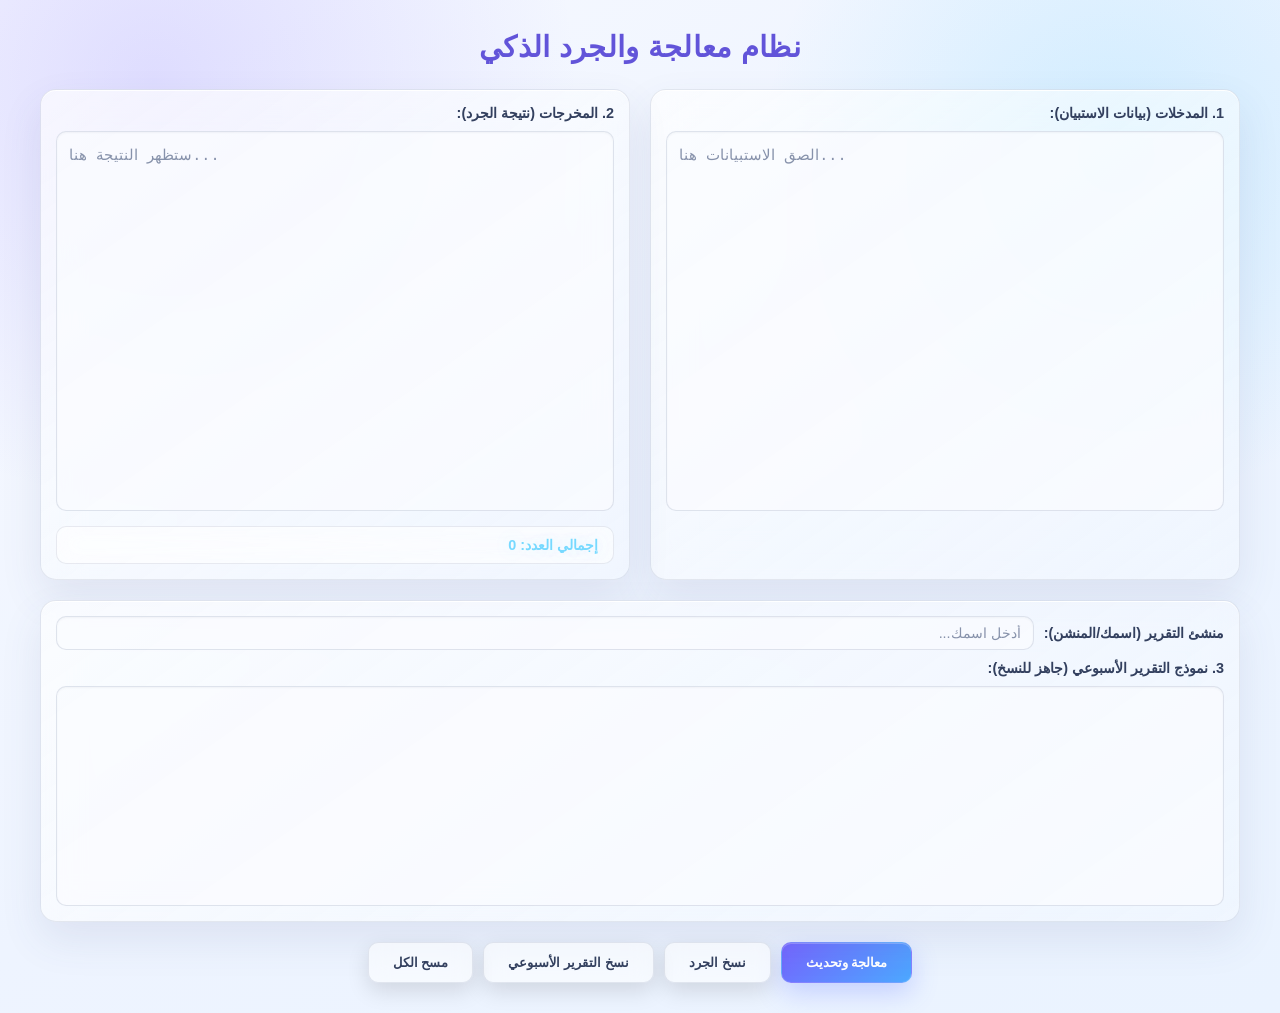
<file: قسم رولز/index.html>
<!DOCTYPE html>
<html lang="ar" dir="rtl">
<head>
  <meta charset="UTF-8">
  <meta name="viewport" content="width=device-width, initial-scale=1.0">
  <title>نظام الجرد والتقارير الذكي</title>
  <style>
    :root {
      --bg-dark: #0f172a;
      --card-bg: #1e293b;
      --accent: #3b82f6;
      --accent-hover: #2563eb;
      --text-main: #f8fafc;
      --text-sub: #94a3b8;
      --border: #334155;
    }

    * { box-sizing: border-box; margin: 0; padding: 0; }
    body {
      font-family: 'Segoe UI', Tahoma, Geneva, Verdana, sans-serif;
      background-color: var(--bg-dark);
      color: var(--text-main);
      padding: 30px 20px;
      min-height: 100vh;
    }

    .wrapper { max-width: 1200px; margin: 0 auto; }
    header { text-align: center; margin-bottom: 25px; }
    header h1 { font-size: 1.8rem; color: #60a5fa; margin-bottom: 8px; }

    .grid {
      display: grid;
      grid-template-columns: 1fr 1fr;
      gap: 20px;
    }
    @media (max-width: 768px) { .grid { grid-template-columns: 1fr; } }

    .box {
      background: var(--card-bg);
      border: 1px solid var(--border);
      border-radius: 12px;
      padding: 15px;
      display: flex;
      flex-direction: column;
    }
    .box label {
      font-size: 0.9rem;
      font-weight: bold;
      margin-bottom: 10px;
      color: var(--text-sub);
    }
    textarea {
      width: 100%;
      height: 380px;
      background: #0f172a;
      border: 1px solid var(--border);
      border-radius: 8px;
      padding: 12px;
      color: var(--text-main);
      font-family: 'Courier New', Courier, monospace;
      font-size: 0.95rem;
      line-height: 1.6;
      resize: none;
      outline: none;
      direction: ltr;
      text-align: left;
    }
    textarea:focus { border-color: var(--accent); }

    .full-width-box { margin-top: 20px; }
    .full-width-box textarea { height: 220px; }

    .input-author {
      margin-bottom: 10px;
      display: flex;
      align-items: center;
      gap: 10px;
    }
    .input-author input {
      background: #0f172a;
      border: 1px solid var(--border);
      border-radius: 6px;
      padding: 8px 12px;
      color: var(--text-main);
      outline: none;
      font-size: 0.9rem;
      flex: 1;
    }
    .input-author input:focus { border-color: var(--accent); }

    .stats-bar {
      margin-top: 15px;
      background: #0f172a;
      border: 1px solid var(--border);
      border-radius: 8px;
      padding: 10px 15px;
      font-size: 0.9rem;
      display: flex;
      flex-direction: column;
      gap: 5px;
    }
    .stats-count { color: #60a5fa; font-weight: bold; }
    .stats-duplicates { color: #f87171; font-weight: bold; }

    .actions {
      display: flex;
      gap: 10px;
      margin-top: 20px;
      justify-content: center;
      flex-wrap: wrap;
    }
    button.action-btn {
      background: var(--accent);
      color: white;
      border: none;
      padding: 12px 24px;
      border-radius: 8px;
      font-weight: bold;
      cursor: pointer;
    }
    button.secondary {
      background: transparent;
      border: 1px solid var(--border);
      color: var(--text-sub);
    }

    .toast {
      position: fixed;
      bottom: 20px;
      left: 50%;
      transform: translateX(-50%) translateY(100px);
      background: #10b981;
      color: white;
      padding: 10px 20px;
      border-radius: 6px;
      font-size: 0.9rem;
      opacity: 0;
      transition: all 0.3s ease;
    }
    .toast.show { transform: translateX(-50%) translateY(0); opacity: 1; }
  
    /* Glass visual skin — appearance only */
    :root {
      color-scheme: dark light;
      --glass-page: #08111f;
      --glass-page-2: #0d1930;
      --glass-surface: rgba(19, 31, 52, 0.72);
      --glass-surface-strong: rgba(12, 23, 41, 0.84);
      --glass-field: rgba(5, 14, 28, 0.72);
      --glass-border: rgba(168, 194, 234, 0.18);
      --glass-border-strong: rgba(122, 168, 255, 0.42);
      --glass-text: #edf5ff;
      --glass-muted: #a9b8cf;
      --glass-accent: #6ea8ff;
      --glass-accent-2: #8a7cff;
      --glass-shadow: 0 18px 50px rgba(0, 0, 0, 0.26);
      --glass-inner: inset 0 1px 0 rgba(255, 255, 255, 0.055);
    }

    body {
      font-family: "Segoe UI Variable", "Segoe UI", Tahoma, Arial, sans-serif;
      background-color: var(--glass-page);
      background-image:
        radial-gradient(circle at 12% 8%, rgba(110, 168, 255, 0.13), transparent 31%),
        radial-gradient(circle at 88% 12%, rgba(138, 124, 255, 0.11), transparent 28%),
        linear-gradient(145deg, var(--glass-page), var(--glass-page-2));
      color: var(--glass-text);
      -webkit-font-smoothing: antialiased;
      text-rendering: optimizeLegibility;
    }

    header h1 {
      color: var(--glass-accent);
      text-shadow: 0 0 26px rgba(110, 168, 255, 0.18);
      letter-spacing: 0.01em;
    }

    .box {
      background: linear-gradient(160deg, rgba(255, 255, 255, 0.075), rgba(255, 255, 255, 0.025));
      border-color: var(--glass-border);
      box-shadow: var(--glass-inner), var(--glass-shadow);
      backdrop-filter: blur(18px) saturate(125%);
      -webkit-backdrop-filter: blur(18px) saturate(125%);
      border-radius: 16px;
    }

    .box label {
      color: var(--glass-muted);
    }

    textarea,
    .input-author input {
      background: var(--glass-field);
      border-color: var(--glass-border);
      color: var(--glass-text);
      box-shadow: var(--glass-inner), inset 0 12px 30px rgba(0, 0, 0, 0.08);
      border-radius: 10px;
      transition: border-color 0.2s ease, box-shadow 0.2s ease, background-color 0.2s ease;
    }

    textarea::placeholder,
    .input-author input::placeholder {
      color: color-mix(in srgb, var(--glass-muted) 72%, transparent);
    }

    textarea:focus,
    .input-author input:focus {
      border-color: var(--glass-accent);
      box-shadow: 0 0 0 3px rgba(110, 168, 255, 0.12), var(--glass-inner);
      background: var(--glass-surface-strong);
    }

    .stats-bar {
      background: rgba(8, 18, 34, 0.58);
      border-color: var(--glass-border);
      box-shadow: var(--glass-inner);
      backdrop-filter: blur(12px);
      -webkit-backdrop-filter: blur(12px);
      border-radius: 10px;
    }

    .stats-count {
      color: #8fc2ff;
    }

    button.action-btn {
      background: linear-gradient(135deg, var(--glass-accent), var(--glass-accent-2));
      border: 1px solid rgba(255, 255, 255, 0.1);
      box-shadow: 0 10px 24px rgba(75, 118, 218, 0.22), var(--glass-inner);
      border-radius: 10px;
      transition: filter 0.2s ease, border-color 0.2s ease, box-shadow 0.2s ease;
    }

    button.action-btn:hover {
      filter: brightness(1.07);
      box-shadow: 0 12px 28px rgba(75, 118, 218, 0.28), var(--glass-inner);
    }

    button.secondary {
      background: rgba(255, 255, 255, 0.045);
      border-color: var(--glass-border);
      color: var(--glass-muted);
      box-shadow: var(--glass-inner);
      backdrop-filter: blur(10px);
      -webkit-backdrop-filter: blur(10px);
    }

    button.secondary:hover {
      border-color: var(--glass-border-strong);
      color: var(--glass-text);
      background: rgba(255, 255, 255, 0.075);
    }

    .toast {
      background: rgba(16, 185, 129, 0.84);
      border: 1px solid rgba(255, 255, 255, 0.13);
      box-shadow: 0 14px 34px rgba(0, 0, 0, 0.24);
      backdrop-filter: blur(14px);
      -webkit-backdrop-filter: blur(14px);
      border-radius: 10px;
    }

    ::selection {
      background: rgba(110, 168, 255, 0.3);
      color: var(--glass-text);
    }

    @media (prefers-color-scheme: light) {
      :root {
        --glass-page: #eaf1fb;
        --glass-page-2: #f7faff;
        --glass-surface: rgba(255, 255, 255, 0.58);
        --glass-surface-strong: rgba(255, 255, 255, 0.78);
        --glass-field: rgba(255, 255, 255, 0.56);
        --glass-border: rgba(65, 89, 126, 0.16);
        --glass-border-strong: rgba(58, 110, 205, 0.42);
        --glass-text: #17243a;
        --glass-muted: #63738d;
        --glass-accent: #3978dc;
        --glass-accent-2: #6659dd;
        --glass-shadow: 0 18px 42px rgba(65, 86, 120, 0.14);
        --glass-inner: inset 0 1px 0 rgba(255, 255, 255, 0.78);
      }

      body {
        background-image:
          radial-gradient(circle at 12% 8%, rgba(57, 120, 220, 0.11), transparent 31%),
          radial-gradient(circle at 88% 12%, rgba(102, 89, 221, 0.09), transparent 28%),
          linear-gradient(145deg, var(--glass-page), var(--glass-page-2));
      }

      .box {
        background: linear-gradient(160deg, rgba(255, 255, 255, 0.68), rgba(255, 255, 255, 0.42));
      }

      .stats-bar {
        background: rgba(255, 255, 255, 0.5);
      }

      .stats-count {
        color: #2f6fc9;
      }

      button.secondary {
        background: rgba(255, 255, 255, 0.42);
      }
    }

    @media (prefers-reduced-motion: reduce) {
      textarea,
      .input-author input,
      button.action-btn,
      button.secondary {
        transition: none;
      }
    }

  

    /* ================================
       Arab Pure Glass V2 — VISUAL ONLY
       Existing HTML / JS untouched.
       ================================ */
    :root {
      --bg-dark: #060814 !important;
      --card-bg: rgba(25, 33, 61, .68) !important;
      --accent: #786cff !important;
      --accent-hover: #5f8dff !important;
      --text-main: #f1f5ff !important;
      --text-sub: #9eaccb !important;
      --border: rgba(188, 198, 255, .16) !important;
    }

    body {
      background:
        radial-gradient(circle at 12% 8%, rgba(119, 91, 255, .25), transparent 29%),
        radial-gradient(circle at 87% 15%, rgba(39, 205, 255, .18), transparent 25%),
        radial-gradient(circle at 52% 92%, rgba(171, 74, 255, .14), transparent 30%),
        linear-gradient(145deg, #050713 0%, #091126 48%, #07101f 100%) !important;
      background-attachment: fixed !important;
      color: var(--text-main) !important;
      font-family: 'Tajawal', 'Segoe UI Variable', 'Segoe UI', Tahoma, Geneva, Verdana, sans-serif !important;
    }

    header h1 {
      color: #b79cff !important;
      text-shadow: 0 0 24px rgba(126, 96, 255, .28) !important;
    }

    .box {
      background:
        linear-gradient(145deg, rgba(31, 40, 72, .68), rgba(13, 20, 40, .64)) !important;
      border-color: rgba(190, 201, 255, .16) !important;
      box-shadow:
        0 22px 55px rgba(0,0,0,.23),
        inset 0 1px 0 rgba(255,255,255,.075) !important;
      backdrop-filter: blur(20px) saturate(135%);
      -webkit-backdrop-filter: blur(20px) saturate(135%);
    }

    .box label {
      color: #dce4f8 !important;
    }

    textarea,
    .input-author input {
      background:
        linear-gradient(180deg, rgba(4, 9, 23, .80), rgba(8, 14, 31, .86)) !important;
      border-color: rgba(185, 197, 248, .16) !important;
      color: #eef3ff !important;
      box-shadow:
        inset 0 1px 0 rgba(255,255,255,.025),
        inset 0 0 22px rgba(0,0,0,.14) !important;
    }

    textarea::placeholder,
    .input-author input::placeholder {
      color: #7f8cab !important;
      opacity: 1 !important;
    }

    textarea:focus,
    .input-author input:focus {
      border-color: #8c7dff !important;
      box-shadow:
        0 0 0 3px rgba(124,108,255,.16),
        0 0 28px rgba(110, 91, 255, .13) !important;
    }

    .stats-bar {
      background:
        linear-gradient(135deg, rgba(12, 19, 39, .76), rgba(26, 34, 63, .58)) !important;
      border-color: rgba(187, 199, 249, .14) !important;
      box-shadow: inset 0 1px 0 rgba(255,255,255,.04) !important;
    }

    .stats-count {
      color: #77d9ff !important;
      text-shadow: 0 0 18px rgba(71, 192, 255, .18) !important;
    }

    button.action-btn {
      background: linear-gradient(135deg, #7566ff, #4ca8ff) !important;
      border: 1px solid rgba(255,255,255,.14) !important;
      box-shadow:
        0 10px 26px rgba(81, 104, 255, .25),
        inset 0 1px 0 rgba(255,255,255,.24) !important;
    }

    button.secondary {
      background: linear-gradient(145deg, rgba(255,255,255,.07), rgba(255,255,255,.035)) !important;
      border-color: rgba(187, 199, 248, .16) !important;
      color: #dde6fb !important;
      box-shadow: 0 8px 22px rgba(0,0,0,.12), inset 0 1px 0 rgba(255,255,255,.055) !important;
    }

    button.secondary:hover {
      background: rgba(255,255,255,.09) !important;
      border-color: rgba(135, 122, 255, .36) !important;
    }

    .toast {
      background: rgba(18, 27, 52, .88) !important;
      border: 1px solid rgba(255,255,255,.13) !important;
      box-shadow: 0 18px 45px rgba(0,0,0,.28) !important;
      backdrop-filter: blur(15px);
      -webkit-backdrop-filter: blur(15px);
    }

    @media (prefers-color-scheme: light) {
      :root {
        --bg-dark: #eef3ff !important;
        --card-bg: rgba(255,255,255,.65) !important;
        --text-main: #17213d !important;
        --text-sub: #687490 !important;
        --border: rgba(63,79,120,.13) !important;
      }

      body {
        background:
          radial-gradient(circle at 12% 8%, rgba(118, 96, 255, .18), transparent 29%),
          radial-gradient(circle at 87% 15%, rgba(42, 192, 255, .16), transparent 25%),
          linear-gradient(145deg, #f7f9ff 0%, #eef4ff 50%, #eaf3ff 100%) !important;
        color: #17213d !important;
      }

      header h1 {
        color: #6254d9 !important;
        text-shadow: none !important;
      }

      .box {
        background: linear-gradient(145deg, rgba(255,255,255,.68), rgba(244,248,255,.55)) !important;
        border-color: rgba(64,80,121,.12) !important;
        box-shadow: 0 18px 42px rgba(65,81,123,.10), inset 0 1px 0 rgba(255,255,255,.9) !important;
      }

      .box label {
        color: #33405f !important;
      }

      textarea,
      .input-author input {
        background: rgba(250,252,255,.76) !important;
        color: #1f2a46 !important;
        border-color: rgba(61,77,118,.14) !important;
        box-shadow: inset 0 1px 2px rgba(55,69,104,.05) !important;
      }

      textarea::placeholder,
      .input-author input::placeholder {
        color: #8792ab !important;
      }

      .stats-bar {
        background: rgba(255,255,255,.53) !important;
        border-color: rgba(63,79,120,.11) !important;
        color: #33405f !important;
      }

      button.secondary {
        background: rgba(255,255,255,.54) !important;
        border-color: rgba(65,81,123,.12) !important;
        color: #33405f !important;
      }
    }

  </style>
</head>
<body>

  <div class="wrapper">
    <header>
      <h1>نظام معالجة والجرد الذكي</h1>
    </header>

    <div class="grid">
      <div class="box">
        <label>1. المدخلات (بيانات الاستبيان):</label>
        <textarea id="inputData" placeholder="الصق الاستبيانات هنا..."></textarea>
      </div>
      <div class="box">
        <label>2. المخرجات (نتيجة الجرد):</label>
        <textarea id="outputData" placeholder="ستظهر النتيجة هنا..." readonly></textarea>
        <div class="stats-bar">
          <div id="totalCount" class="stats-count">إجمالي العدد: 0</div>
          <div id="duplicateAlert" class="stats-duplicates" style="display: none;"></div>
        </div>
      </div>
    </div>

    <!-- الخانة الثالثة الخاصة بالتقرير الأسبوعي -->
    <div class="box full-width-box">
      <div class="input-author">
        <label style="margin: 0; min-width: 140px;">منشئ التقرير (اسمك/المنشن):</label>
        <input type="text" id="authorName" placeholder="أدخل اسمك..." oninput="processData()">
      </div>
      <label>3. نموذج التقرير الأسبوعي (جاهز للنسخ):</label>
      <textarea id="reportData" readonly></textarea>
    </div>

    <div class="actions">
      <button class="action-btn" onclick="processData()">معالجة وتحديث</button>
      <button class="action-btn secondary" onclick="copyResult('outputData')">نسخ الجرد</button>
      <button class="action-btn secondary" onclick="copyResult('reportData')">نسخ التقرير الأسبوعي</button>
      <button class="action-btn secondary" onclick="clearAll()">مسح الكل</button>
    </div>
  </div>

  <div id="toast" class="toast">تم النسخ بنجاح!</div>

  <script>
    const OUT_OF_SERVICE_ROLE = "<@&1135000856043995233>";

    function removeFancyFont(text) {
      if (!text) return '';
      let str = text.normalize('NFKD');
      let clean = '';
      for (let i = 0; i < str.length; i++) {
        let code = str.charCodeAt(i);
        if (code >= 0xD835) {
          let codePoint = str.codePointAt(i);
          if (codePoint >= 0x1D400 && codePoint <= 0x1D419) clean += String.fromCharCode(65 + (codePoint - 0x1D400));
          else if (codePoint >= 0x1D41A && codePoint <= 0x1D433) clean += String.fromCharCode(97 + (codePoint - 0x1D41A));
          else if (codePoint >= 0x1D434 && codePoint <= 0x1D44D) clean += String.fromCharCode(65 + (codePoint - 0x1D434));
          else if (codePoint >= 0x1D44E && codePoint <= 0x1D467) clean += String.fromCharCode(97 + (codePoint - 0x1D44E));
          else if (codePoint >= 0x1D468 && codePoint <= 0x1D481) clean += String.fromCharCode(65 + (codePoint - 0x1D468));
          else if (codePoint >= 0x1D482 && codePoint <= 0x1D49B) clean += String.fromCharCode(97 + (codePoint - 0x1D482));
          else if (codePoint >= 0x1D5D4 && codePoint <= 0x1D5ED) clean += String.fromCharCode(65 + (codePoint - 0x1D5D4));
          else if (codePoint >= 0x1D5EE && codePoint <= 0x1D607) clean += String.fromCharCode(97 + (codePoint - 0x1D5EE));
          else if (codePoint >= 0x1D608 && codePoint <= 0x1D621) clean += String.fromCharCode(65 + (codePoint - 0x1D608));
          else if (codePoint >= 0x1D622 && codePoint <= 0x1D63B) clean += String.fromCharCode(97 + (codePoint - 0x1D622));
          else if (codePoint >= 0x1D63C && codePoint <= 0x1D655) clean += String.fromCharCode(65 + (codePoint - 0x1D63C));
          else if (codePoint >= 0x1D656 && codePoint <= 0x1D66F) clean += String.fromCharCode(97 + (codePoint - 0x1D656));
          i++;
        } else {
          clean += str[i];
        }
      }
      return clean.replace(/[\u0300-\u036f]/g, '').trim();
    }

    function cleanAndStandardizeRank(rawRank) {
      if (!rawRank) return '';
      let clean = removeFancyFont(rawRank);
      const standardRanks = [
        "Supervisor", "Mod", "Admin", "Super Admin", "Head Admin",
        "Controller", "Hand of the king", "Pre Master", "Master", "Advisor",
        "Operator", "Marshal", "Manager", "Director", "Executive",
        "President", "Commander", "Mythical", "Colonel", "Boss",
        "Big Boss", "CEO", "Co Founder", "Founder", "Consultant"
      ];
      const lowerClean = clean.toLowerCase();
      for (let rank of standardRanks) {
        if (lowerClean.includes(rank.toLowerCase())) return rank;
      }
      return clean;
    }

    function formatUserMention(rawInputId) {
      if (!rawInputId) return '';
      const digitMatch = rawInputId.match(/\d{17,20}/);
      if (digitMatch) return `<@${digitMatch[0]}>`;
      let clean = rawInputId.replace(/[\u200B-\u200D\uFEFF\u200F]/g, '').replace(/@+/g, '').trim();
      return `<@${clean}>`;
    }

    function processData() {
      const input = document.getElementById('inputData').value;
      const totalCountElem = document.getElementById('totalCount');
      const duplicateAlertElem = document.getElementById('duplicateAlert');
      const authorName = document.getElementById('authorName').value.trim();

      if (!input.trim()) {
        document.getElementById('outputData').value = '';
        document.getElementById('reportData').value = '';
        totalCountElem.textContent = 'إجمالي العدد: 0';
        duplicateAlertElem.style.display = 'none';
        return;
      }

      const lineSeparator = '`-----------------------------------------------------`';
      let result = `${lineSeparator}\n`;
      let processedCount = 0;
      let idTracker = {};

      let countNew = 0;
      let countOut = 0;
      let countBad = 0;
      let countActive = 0;

      const entries = input.split(/(?=الايدي\s*:)/g);

      entries.forEach((entry) => {
        if (!entry.trim()) return;

        let data = { id: '', rank: '', finalEval: '', rawEval: '' };
        const lines = entry.split(/\r?\n/);

        lines.forEach(line => {
          if (!line.includes(':')) return;
          const parts = line.split(':');
          const key = parts[0].trim();
          const val = parts.slice(1).join(':').trim();

          if (key.includes('الايدي')) data.id = val;
          else if (key.includes('الرتبة الادارية') || key.includes('الرتبة')) data.rank = val;
          else if (key.includes('التقيم النهائي') || key.includes('التقييم النهائي')) data.finalEval = val;
          else if (key === 'التقييم' || key === 'التقيم') data.rawEval = val;
        });

        if (data.id) {
          processedCount++;
          
          let rawKey = data.id.replace(/[^0-9]/g, '');
          if (rawKey) idTracker[rawKey] = (idTracker[rawKey] || 0) + 1;

          const cleanRank = cleanAndStandardizeRank(data.rank);
          let finalRating = data.finalEval || data.rawEval || 'سيء';

          if (finalRating.includes('جديد')) {
            countNew++;
          } else if (finalRating.includes('خارج خدمة') || finalRating.includes('خارج الخدمة') || finalRating.includes('إجازة')) {
            countOut++;
            finalRating = OUT_OF_SERVICE_ROLE; // استبدال الكلمة بالرول مباشرة
          } else if (finalRating.includes('سيء') || finalRating.includes('سئ')) {
            countBad++;
          } else if (['جيد جدا', 'ممتاز', 'ممتاز جدا'].some(r => finalRating.includes(r))) {
            countActive++;
          }

          let formattedMention = formatUserMention(data.id);
          result += `${formattedMention}\nالتقييم : ${finalRating}\nالرتبة الادارية : ${cleanRank}\n${lineSeparator}\n`;
        }
      });

      document.getElementById('outputData').value = result;
      totalCountElem.textContent = `إجمالي العدد: ${processedCount}`;

      const weeklyReport = `** كم العدد حالي بالقسم: ${processedCount}\n\n` +
        `كم عدد ماخذين اجازة : ${countOut} ( ${countNew}جديد)\n\n` +
        `عدد غير متفاعلين : ${countBad}\n\n` +
        `عدد المتفاعلين بالقسم : ${countActive}\n` +
        `هل يوجد ملاحظة بالقسم او حاب تطور شي من جميع نواحي : لايوجد يعطيكم العافية   \n\n` +
        `تم انشاء التقرير من قبل : ( ${authorName} ) **`;

      document.getElementById('reportData').value = weeklyReport;

      let duplicates = Object.keys(idTracker).filter(key => idTracker[key] > 1);
      if (duplicates.length > 0) {
        duplicateAlertElem.style.display = 'block';
        duplicateAlertElem.innerHTML = `⚠️ تنبيه: يوجد IDs مكررة: <br>${duplicates.map(d => `- ${d} (تكرر ${idTracker[d]} مرات)`).join('<br>')}`;
      } else {
        duplicateAlertElem.style.display = 'none';
      }
    }

    function copyResult(elementId) {
      const output = document.getElementById(elementId);
      if (!output.value) return;
      output.select();
      navigator.clipboard.writeText(output.value);
      showToast();
    }

    function clearAll() {
      document.getElementById('inputData').value = '';
      document.getElementById('outputData').value = '';
      document.getElementById('reportData').value = '';
      document.getElementById('authorName').value = '';
      document.getElementById('totalCount').textContent = 'إجمالي العدد: 0';
      document.getElementById('duplicateAlert').style.display = 'none';
    }

    function showToast() {
      const toast = document.getElementById('toast');
      toast.classList.add('show');
      setTimeout(() => toast.classList.remove('show'), 2000);
    }

    document.getElementById('inputData').addEventListener('input', processData);
  </script>
</body>
</html>
</file>
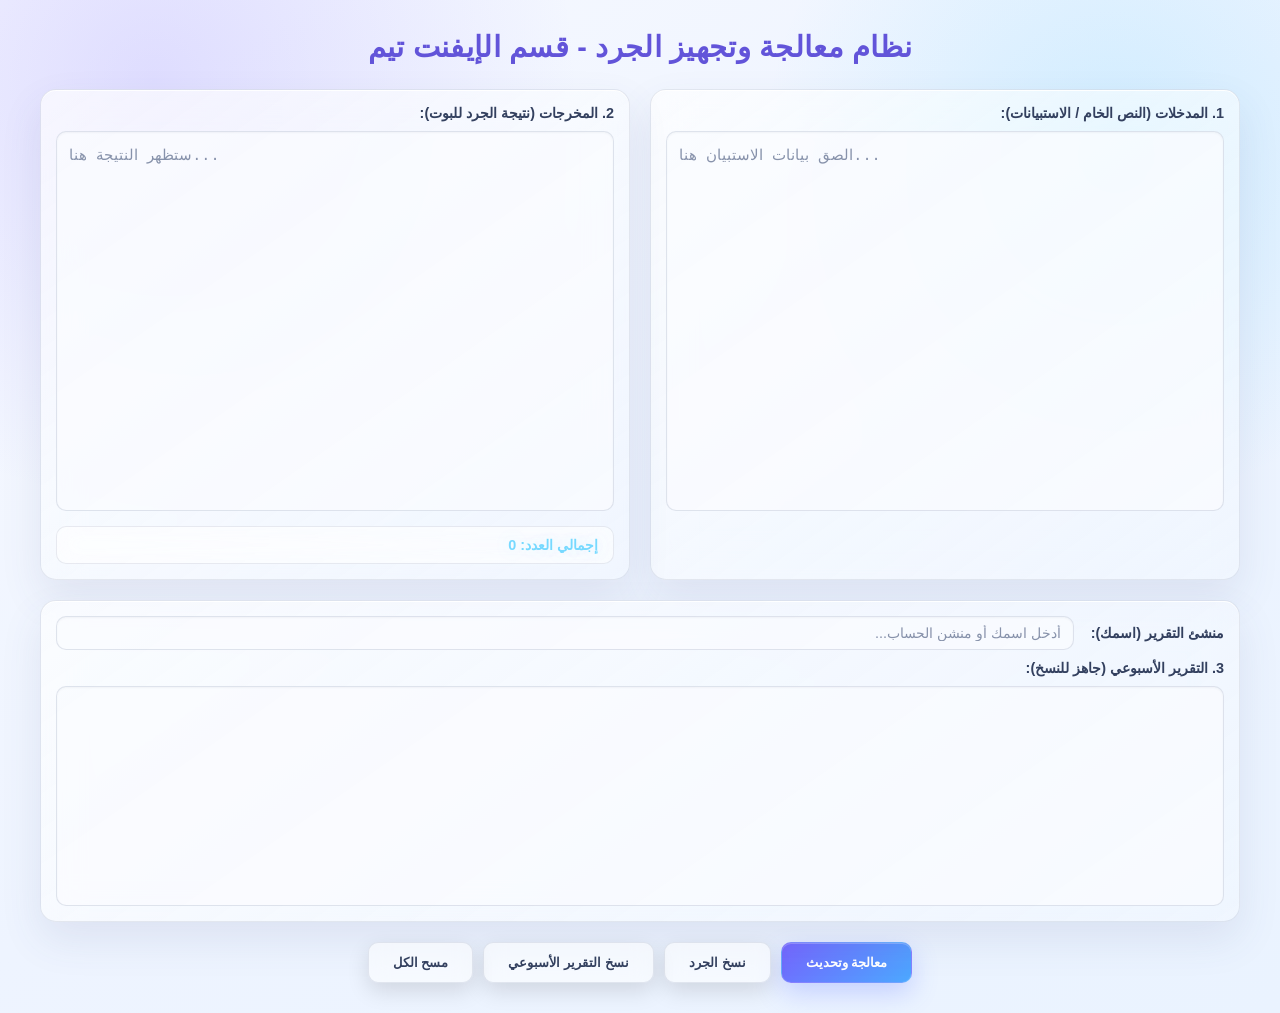
<file: موقع افنت/index.html>
<!DOCTYPE html>
<html lang="ar" dir="rtl">
<head>
  <meta charset="UTF-8">
  <meta name="viewport" content="width=device-width, initial-scale=1.0">
  <title>نظام الجرد الذكي - قسم الإيفنت تيم</title>
  <style>
    :root {
      --bg-dark: #0f172a;
      --card-bg: #1e293b;
      --accent: #3b82f6;
      --accent-hover: #2563eb;
      --text-main: #f8fafc;
      --text-sub: #94a3b8;
      --border: #334155;
    }

    * { box-sizing: border-box; margin: 0; padding: 0; }
    body {
      font-family: 'Segoe UI', Tahoma, Geneva, Verdana, sans-serif;
      background-color: var(--bg-dark);
      color: var(--text-main);
      padding: 30px 20px;
      min-height: 100vh;
    }

    .wrapper { max-width: 1200px; margin: 0 auto; }
    header { text-align: center; margin-bottom: 25px; }
    header h1 { font-size: 1.8rem; color: #60a5fa; margin-bottom: 8px; }

    .grid {
      display: grid;
      grid-template-columns: 1fr 1fr;
      gap: 20px;
    }
    @media (max-width: 768px) { .grid { grid-template-columns: 1fr; } }

    .box {
      background: var(--card-bg);
      border: 1px solid var(--border);
      border-radius: 12px;
      padding: 15px;
      display: flex;
      flex-direction: column;
    }
    .box label {
      font-size: 0.9rem;
      font-weight: bold;
      margin-bottom: 10px;
      color: var(--text-sub);
    }
    textarea {
      width: 100%;
      height: 380px;
      background: #0f172a;
      border: 1px solid var(--border);
      border-radius: 8px;
      padding: 12px;
      color: var(--text-main);
      font-family: 'Courier New', Courier, monospace;
      font-size: 0.95rem;
      line-height: 1.6;
      resize: none;
      outline: none;
      direction: ltr;
      text-align: left;
    }
    textarea:focus { border-color: var(--accent); }

    .full-width-box {
      margin-top: 20px;
    }
    .full-width-box textarea {
      height: 220px;
    }

    .input-author {
      margin-bottom: 10px;
      display: flex;
      align-items: center;
      gap: 10px;
    }
    .input-author input {
      background: #0f172a;
      border: 1px solid var(--border);
      border-radius: 6px;
      padding: 8px 12px;
      color: var(--text-main);
      outline: none;
      font-size: 0.9rem;
      flex: 1;
    }
    .input-author input:focus { border-color: var(--accent); }

    .stats-bar {
      margin-top: 15px;
      background: #0f172a;
      border: 1px solid var(--border);
      border-radius: 8px;
      padding: 10px 15px;
      font-size: 0.9rem;
      display: flex;
      flex-direction: column;
      gap: 5px;
    }
    .stats-count { color: #60a5fa; font-weight: bold; }
    .stats-duplicates { color: #f87171; font-weight: bold; }

    .actions {
      display: flex;
      gap: 10px;
      margin-top: 20px;
      justify-content: center;
      flex-wrap: wrap;
    }
    button.action-btn {
      background: var(--accent);
      color: white;
      border: none;
      padding: 12px 24px;
      border-radius: 8px;
      font-weight: bold;
      cursor: pointer;
    }
    button.secondary {
      background: transparent;
      border: 1px solid var(--border);
      color: var(--text-sub);
    }

    .toast {
      position: fixed;
      bottom: 20px;
      left: 50%;
      transform: translateX(-50%) translateY(100px);
      background: #10b981;
      color: white;
      padding: 10px 20px;
      border-radius: 6px;
      font-size: 0.9rem;
      opacity: 0;
      transition: all 0.3s ease;
    }
    .toast.show { transform: translateX(-50%) translateY(0); opacity: 1; }
  
    /* Glass visual skin — appearance only */
    :root {
      color-scheme: dark light;
      --glass-page: #08111f;
      --glass-page-2: #0d1930;
      --glass-surface: rgba(19, 31, 52, 0.72);
      --glass-surface-strong: rgba(12, 23, 41, 0.84);
      --glass-field: rgba(5, 14, 28, 0.72);
      --glass-border: rgba(168, 194, 234, 0.18);
      --glass-border-strong: rgba(122, 168, 255, 0.42);
      --glass-text: #edf5ff;
      --glass-muted: #a9b8cf;
      --glass-accent: #6ea8ff;
      --glass-accent-2: #8a7cff;
      --glass-shadow: 0 18px 50px rgba(0, 0, 0, 0.26);
      --glass-inner: inset 0 1px 0 rgba(255, 255, 255, 0.055);
    }

    body {
      font-family: "Segoe UI Variable", "Segoe UI", Tahoma, Arial, sans-serif;
      background-color: var(--glass-page);
      background-image:
        radial-gradient(circle at 12% 8%, rgba(110, 168, 255, 0.13), transparent 31%),
        radial-gradient(circle at 88% 12%, rgba(138, 124, 255, 0.11), transparent 28%),
        linear-gradient(145deg, var(--glass-page), var(--glass-page-2));
      color: var(--glass-text);
      -webkit-font-smoothing: antialiased;
      text-rendering: optimizeLegibility;
    }

    header h1 {
      color: var(--glass-accent);
      text-shadow: 0 0 26px rgba(110, 168, 255, 0.18);
      letter-spacing: 0.01em;
    }

    .box {
      background: linear-gradient(160deg, rgba(255, 255, 255, 0.075), rgba(255, 255, 255, 0.025));
      border-color: var(--glass-border);
      box-shadow: var(--glass-inner), var(--glass-shadow);
      backdrop-filter: blur(18px) saturate(125%);
      -webkit-backdrop-filter: blur(18px) saturate(125%);
      border-radius: 16px;
    }

    .box label {
      color: var(--glass-muted);
    }

    textarea,
    .input-author input {
      background: var(--glass-field);
      border-color: var(--glass-border);
      color: var(--glass-text);
      box-shadow: var(--glass-inner), inset 0 12px 30px rgba(0, 0, 0, 0.08);
      border-radius: 10px;
      transition: border-color 0.2s ease, box-shadow 0.2s ease, background-color 0.2s ease;
    }

    textarea::placeholder,
    .input-author input::placeholder {
      color: color-mix(in srgb, var(--glass-muted) 72%, transparent);
    }

    textarea:focus,
    .input-author input:focus {
      border-color: var(--glass-accent);
      box-shadow: 0 0 0 3px rgba(110, 168, 255, 0.12), var(--glass-inner);
      background: var(--glass-surface-strong);
    }

    .stats-bar {
      background: rgba(8, 18, 34, 0.58);
      border-color: var(--glass-border);
      box-shadow: var(--glass-inner);
      backdrop-filter: blur(12px);
      -webkit-backdrop-filter: blur(12px);
      border-radius: 10px;
    }

    .stats-count {
      color: #8fc2ff;
    }

    button.action-btn {
      background: linear-gradient(135deg, var(--glass-accent), var(--glass-accent-2));
      border: 1px solid rgba(255, 255, 255, 0.1);
      box-shadow: 0 10px 24px rgba(75, 118, 218, 0.22), var(--glass-inner);
      border-radius: 10px;
      transition: filter 0.2s ease, border-color 0.2s ease, box-shadow 0.2s ease;
    }

    button.action-btn:hover {
      filter: brightness(1.07);
      box-shadow: 0 12px 28px rgba(75, 118, 218, 0.28), var(--glass-inner);
    }

    button.secondary {
      background: rgba(255, 255, 255, 0.045);
      border-color: var(--glass-border);
      color: var(--glass-muted);
      box-shadow: var(--glass-inner);
      backdrop-filter: blur(10px);
      -webkit-backdrop-filter: blur(10px);
    }

    button.secondary:hover {
      border-color: var(--glass-border-strong);
      color: var(--glass-text);
      background: rgba(255, 255, 255, 0.075);
    }

    .toast {
      background: rgba(16, 185, 129, 0.84);
      border: 1px solid rgba(255, 255, 255, 0.13);
      box-shadow: 0 14px 34px rgba(0, 0, 0, 0.24);
      backdrop-filter: blur(14px);
      -webkit-backdrop-filter: blur(14px);
      border-radius: 10px;
    }

    ::selection {
      background: rgba(110, 168, 255, 0.3);
      color: var(--glass-text);
    }

    @media (prefers-color-scheme: light) {
      :root {
        --glass-page: #eaf1fb;
        --glass-page-2: #f7faff;
        --glass-surface: rgba(255, 255, 255, 0.58);
        --glass-surface-strong: rgba(255, 255, 255, 0.78);
        --glass-field: rgba(255, 255, 255, 0.56);
        --glass-border: rgba(65, 89, 126, 0.16);
        --glass-border-strong: rgba(58, 110, 205, 0.42);
        --glass-text: #17243a;
        --glass-muted: #63738d;
        --glass-accent: #3978dc;
        --glass-accent-2: #6659dd;
        --glass-shadow: 0 18px 42px rgba(65, 86, 120, 0.14);
        --glass-inner: inset 0 1px 0 rgba(255, 255, 255, 0.78);
      }

      body {
        background-image:
          radial-gradient(circle at 12% 8%, rgba(57, 120, 220, 0.11), transparent 31%),
          radial-gradient(circle at 88% 12%, rgba(102, 89, 221, 0.09), transparent 28%),
          linear-gradient(145deg, var(--glass-page), var(--glass-page-2));
      }

      .box {
        background: linear-gradient(160deg, rgba(255, 255, 255, 0.68), rgba(255, 255, 255, 0.42));
      }

      .stats-bar {
        background: rgba(255, 255, 255, 0.5);
      }

      .stats-count {
        color: #2f6fc9;
      }

      button.secondary {
        background: rgba(255, 255, 255, 0.42);
      }
    }

    @media (prefers-reduced-motion: reduce) {
      textarea,
      .input-author input,
      button.action-btn,
      button.secondary {
        transition: none;
      }
    }

  

    /* ================================
       Arab Pure Glass V2 — VISUAL ONLY
       Existing HTML / JS untouched.
       ================================ */
    :root {
      --bg-dark: #060814 !important;
      --card-bg: rgba(25, 33, 61, .68) !important;
      --accent: #786cff !important;
      --accent-hover: #5f8dff !important;
      --text-main: #f1f5ff !important;
      --text-sub: #9eaccb !important;
      --border: rgba(188, 198, 255, .16) !important;
    }

    body {
      background:
        radial-gradient(circle at 12% 8%, rgba(119, 91, 255, .25), transparent 29%),
        radial-gradient(circle at 87% 15%, rgba(39, 205, 255, .18), transparent 25%),
        radial-gradient(circle at 52% 92%, rgba(171, 74, 255, .14), transparent 30%),
        linear-gradient(145deg, #050713 0%, #091126 48%, #07101f 100%) !important;
      background-attachment: fixed !important;
      color: var(--text-main) !important;
      font-family: 'Tajawal', 'Segoe UI Variable', 'Segoe UI', Tahoma, Geneva, Verdana, sans-serif !important;
    }

    header h1 {
      color: #b79cff !important;
      text-shadow: 0 0 24px rgba(126, 96, 255, .28) !important;
    }

    .box {
      background:
        linear-gradient(145deg, rgba(31, 40, 72, .68), rgba(13, 20, 40, .64)) !important;
      border-color: rgba(190, 201, 255, .16) !important;
      box-shadow:
        0 22px 55px rgba(0,0,0,.23),
        inset 0 1px 0 rgba(255,255,255,.075) !important;
      backdrop-filter: blur(20px) saturate(135%);
      -webkit-backdrop-filter: blur(20px) saturate(135%);
    }

    .box label {
      color: #dce4f8 !important;
    }

    textarea,
    .input-author input {
      background:
        linear-gradient(180deg, rgba(4, 9, 23, .80), rgba(8, 14, 31, .86)) !important;
      border-color: rgba(185, 197, 248, .16) !important;
      color: #eef3ff !important;
      box-shadow:
        inset 0 1px 0 rgba(255,255,255,.025),
        inset 0 0 22px rgba(0,0,0,.14) !important;
    }

    textarea::placeholder,
    .input-author input::placeholder {
      color: #7f8cab !important;
      opacity: 1 !important;
    }

    textarea:focus,
    .input-author input:focus {
      border-color: #8c7dff !important;
      box-shadow:
        0 0 0 3px rgba(124,108,255,.16),
        0 0 28px rgba(110, 91, 255, .13) !important;
    }

    .stats-bar {
      background:
        linear-gradient(135deg, rgba(12, 19, 39, .76), rgba(26, 34, 63, .58)) !important;
      border-color: rgba(187, 199, 249, .14) !important;
      box-shadow: inset 0 1px 0 rgba(255,255,255,.04) !important;
    }

    .stats-count {
      color: #77d9ff !important;
      text-shadow: 0 0 18px rgba(71, 192, 255, .18) !important;
    }

    button.action-btn {
      background: linear-gradient(135deg, #7566ff, #4ca8ff) !important;
      border: 1px solid rgba(255,255,255,.14) !important;
      box-shadow:
        0 10px 26px rgba(81, 104, 255, .25),
        inset 0 1px 0 rgba(255,255,255,.24) !important;
    }

    button.secondary {
      background: linear-gradient(145deg, rgba(255,255,255,.07), rgba(255,255,255,.035)) !important;
      border-color: rgba(187, 199, 248, .16) !important;
      color: #dde6fb !important;
      box-shadow: 0 8px 22px rgba(0,0,0,.12), inset 0 1px 0 rgba(255,255,255,.055) !important;
    }

    button.secondary:hover {
      background: rgba(255,255,255,.09) !important;
      border-color: rgba(135, 122, 255, .36) !important;
    }

    .toast {
      background: rgba(18, 27, 52, .88) !important;
      border: 1px solid rgba(255,255,255,.13) !important;
      box-shadow: 0 18px 45px rgba(0,0,0,.28) !important;
      backdrop-filter: blur(15px);
      -webkit-backdrop-filter: blur(15px);
    }

    @media (prefers-color-scheme: light) {
      :root {
        --bg-dark: #eef3ff !important;
        --card-bg: rgba(255,255,255,.65) !important;
        --text-main: #17213d !important;
        --text-sub: #687490 !important;
        --border: rgba(63,79,120,.13) !important;
      }

      body {
        background:
          radial-gradient(circle at 12% 8%, rgba(118, 96, 255, .18), transparent 29%),
          radial-gradient(circle at 87% 15%, rgba(42, 192, 255, .16), transparent 25%),
          linear-gradient(145deg, #f7f9ff 0%, #eef4ff 50%, #eaf3ff 100%) !important;
        color: #17213d !important;
      }

      header h1 {
        color: #6254d9 !important;
        text-shadow: none !important;
      }

      .box {
        background: linear-gradient(145deg, rgba(255,255,255,.68), rgba(244,248,255,.55)) !important;
        border-color: rgba(64,80,121,.12) !important;
        box-shadow: 0 18px 42px rgba(65,81,123,.10), inset 0 1px 0 rgba(255,255,255,.9) !important;
      }

      .box label {
        color: #33405f !important;
      }

      textarea,
      .input-author input {
        background: rgba(250,252,255,.76) !important;
        color: #1f2a46 !important;
        border-color: rgba(61,77,118,.14) !important;
        box-shadow: inset 0 1px 2px rgba(55,69,104,.05) !important;
      }

      textarea::placeholder,
      .input-author input::placeholder {
        color: #8792ab !important;
      }

      .stats-bar {
        background: rgba(255,255,255,.53) !important;
        border-color: rgba(63,79,120,.11) !important;
        color: #33405f !important;
      }

      button.secondary {
        background: rgba(255,255,255,.54) !important;
        border-color: rgba(65,81,123,.12) !important;
        color: #33405f !important;
      }
    }

  </style>
</head>
<body>

  <div class="wrapper">
    <header>
      <h1>نظام معالجة وتجهيز الجرد - قسم الإيفنت تيم</h1>
    </header>

    <div class="grid">
      <div class="box">
        <label>1. المدخلات (النص الخام / الاستبيانات):</label>
        <textarea id="inputData" placeholder="الصق بيانات الاستبيان هنا..."></textarea>
      </div>
      <div class="box">
        <label>2. المخرجات (نتيجة الجرد للبوت):</label>
        <textarea id="outputData" placeholder="ستظهر النتيجة هنا..." readonly></textarea>
        <div class="stats-bar">
          <div id="totalCount" class="stats-count">إجمالي العدد: 0</div>
          <div id="duplicateAlert" class="stats-duplicates" style="display: none;"></div>
        </div>
      </div>
    </div>

    <!-- الخانة الثالثة الخاصة بالتقرير الأسبوعي -->
    <div class="box full-width-box">
      <div class="input-author">
        <label style="margin: 0; min-width: 140px;">منشئ التقرير (اسمك):</label>
        <input type="text" id="authorName" placeholder="أدخل اسمك أو منشن الحساب..." oninput="processData()">
      </div>
      <label>3. التقرير الأسبوعي (جاهز للنسخ):</label>
      <textarea id="reportData" readonly></textarea>
    </div>

    <div class="actions">
      <button class="action-btn" onclick="processData()">معالجة وتحديث</button>
      <button class="action-btn secondary" onclick="copyResult('outputData')">نسخ الجرد</button>
      <button class="action-btn secondary" onclick="copyResult('reportData')">نسخ التقرير الأسبوعي</button>
      <button class="action-btn secondary" onclick="clearAll()">مسح الكل</button>
    </div>
  </div>

  <div id="toast" class="toast">تم النسخ بنجاح!</div>

  <script>
    function removeFancyFont(text) {
      if (!text) return '';
      let str = text.normalize('NFKD');
      let clean = '';
      for (let i = 0; i < str.length; i++) {
        let code = str.charCodeAt(i);
        if (code >= 0xD835) {
          let codePoint = str.codePointAt(i);
          if (codePoint >= 0x1D400 && codePoint <= 0x1D419) clean += String.fromCharCode(65 + (codePoint - 0x1D400));
          else if (codePoint >= 0x1D41A && codePoint <= 0x1D433) clean += String.fromCharCode(97 + (codePoint - 0x1D41A));
          else if (codePoint >= 0x1D434 && codePoint <= 0x1D44D) clean += String.fromCharCode(65 + (codePoint - 0x1D434));
          else if (codePoint >= 0x1D44E && codePoint <= 0x1D467) clean += String.fromCharCode(97 + (codePoint - 0x1D44E));
          else if (codePoint >= 0x1D468 && codePoint <= 0x1D481) clean += String.fromCharCode(65 + (codePoint - 0x1D468));
          else if (codePoint >= 0x1D482 && codePoint <= 0x1D49B) clean += String.fromCharCode(97 + (codePoint - 0x1D482));
          else if (codePoint >= 0x1D5D4 && codePoint <= 0x1D5ED) clean += String.fromCharCode(65 + (codePoint - 0x1D5D4));
          else if (codePoint >= 0x1D5EE && codePoint <= 0x1D607) clean += String.fromCharCode(97 + (codePoint - 0x1D5EE));
          else if (codePoint >= 0x1D608 && codePoint <= 0x1D621) clean += String.fromCharCode(65 + (codePoint - 0x1D608));
          else if (codePoint >= 0x1D622 && codePoint <= 0x1D63B) clean += String.fromCharCode(97 + (codePoint - 0x1D622));
          else if (codePoint >= 0x1D63C && codePoint <= 0x1D655) clean += String.fromCharCode(65 + (codePoint - 0x1D63C));
          else if (codePoint >= 0x1D656 && codePoint <= 0x1D66F) clean += String.fromCharCode(97 + (codePoint - 0x1D656));
          i++;
        } else {
          clean += str[i];
        }
      }
      return clean.replace(/[\u0300-\u036f]/g, '').trim();
    }

    function cleanAndStandardizeRank(rawRank) {
      if (!rawRank) return '';
      let clean = removeFancyFont(rawRank);

      const standardRanks = [
        // Keep specific composite ranks before generic ones like Admin.
        "Super Admin", "Head Admin", "Supervisor", "Mod", "Admin",
        "Controller", "Hand of the king", "Pre Master", "Master", "Advisor",
        "Operator", "Marshal", "Manager", "Director", "Executive",
        "President", "Commander", "Mythical", "Colonel", "Boss",
        "Big Boss", "CEO", "Co Founder", "Founder", "Consultant"
      ];

      const lowerClean = clean.toLowerCase();
      for (let rank of standardRanks) {
        if (lowerClean.includes(rank.toLowerCase())) {
          return rank;
        }
      }
      return clean;
    }

    function checkIfHasResponsibilities(respText) {
      if (!respText) return false;
      const clean = respText.trim().toLowerCase();
      if (
        clean === '' ||
        clean === '|' ||
        clean === '-' ||
        clean.includes('لا يوجد') ||
        clean.includes('لايوجد') ||
        clean.includes('بدون') ||
        clean.includes('غير متوفر')
      ) {
        return false;
      }
      return true;
    }

    function getSectionScore(events, hasResp) {
      if (events >= 40) return { text: "ممتاز جدا", points: hasResp ? 6 : 10 };
      if (events >= 21) return { text: "ممتاز", points: hasResp ? 4 : 8 };
      if (events >= 11) return { text: "جيد جدا", points: hasResp ? 3 : 5 };
      return { text: "سيء", points: 0 };
    }

    function getRespScore(respText) {
      if (!respText) return 0;
      const clean = respText.trim();
      if (clean.includes("ممتاز جدا")) return 4;
      if (clean.includes("ممتاز")) return 2;
      if (clean.includes("جيد جدا")) return 1;
      return 0;
    }

    function normalizeEval(rawEval, totalPoints) {
      if (rawEval) {
        const cleanEval = rawEval.trim();
        if (cleanEval.includes("جديد")) return "جديد";
        if (cleanEval.includes("خارج خدمة") || cleanEval.includes("خارج الخدمة")) return "خارج خدمة";
        if (cleanEval.includes("ممتاز جدا")) return "ممتاز جدا";
        if (cleanEval.includes("ممتاز")) return "ممتاز";
        if (cleanEval.includes("جيد جدا")) return "جيد جدا";
        if (cleanEval.includes("سيء") || cleanEval.includes("سئ")) return "سيء";
      }

      if (totalPoints >= 9) return "ممتاز جدا";
      if (totalPoints >= 7) return "ممتاز";
      if (totalPoints >= 4) return "جيد جدا";
      return "سيء";
    }

    function formatUserMention(rawInputId) {
      if (!rawInputId) return '';
      const digitMatch = rawInputId.match(/\d{17,20}/);
      if (digitMatch) {
        return `<@${digitMatch[0]}>\u00A0`;
      }
      let clean = rawInputId.replace(/[\u200B-\u200D\uFEFF\u200F]/g, '').replace(/@+/g, '').trim();
      return `@${clean}\u00A0`;
    }

    function processData() {
      const input = document.getElementById('inputData').value;
      const totalCountElem = document.getElementById('totalCount');
      const duplicateAlertElem = document.getElementById('duplicateAlert');
      const authorName = document.getElementById('authorName').value.trim();
      const outOfServiceRoleId = '1135000856278880330';
      const outOfServiceRoleMention = `<@&${outOfServiceRoleId}>`;
      const hasOutOfServiceRoleMention = (text) => {
        if (!text) return false;
        return text.includes(outOfServiceRoleMention) || text.includes(outOfServiceRoleId);
      };
      const isOutOfServiceText = (text) => {
        if (!text) return false;
        const normalized = text.replace(/\s+/g, '').toLowerCase();
        return normalized.includes('خارجالخدمة') || normalized.includes('خارجخدمة');
      };
      const extractRoleMention = (text) => {
        if (!text) return '';
        const match = text.match(/<@&(\d{17,20})>/);
        if (match) return `<@&${match[1]}>`;
        return '';
      };

      if (!input.trim()) {
        document.getElementById('outputData').value = '';
        document.getElementById('reportData').value = '';
        totalCountElem.textContent = 'إجمالي العدد: 0';
        duplicateAlertElem.style.display = 'none';
        return;
      }

      const blocks = input.split(/={3,}/);
      const lineSeparator = '`-----------------------------------------------------`';
      let result = `${lineSeparator}\n`;
      let processedCount = 0;
      let idTracker = {};

      // إحصائيات التقرير الأسبوعي
      let countNew = 0;
      let countOut = 0;
      let countBad = 0;
      let countActive = 0;

      blocks.forEach((block) => {
        if (!block.trim()) return;

        let data = {
          id: '',
          events: 0,
          respEval: '',
          rank: '',
          rawEval: '',
          finalEval: ''
        };

        const lines = block.split(/\r?\n/);
        lines.forEach(line => {
          if (!line.includes(':')) return;
          const parts = line.split(':');
          const key = parts[0].trim();
          const val = parts.slice(1).join(':').trim();

          if (key.includes('الايدي')) data.id = val;
          else if (key.includes('عدد الفعاليات')) data.events = parseInt(val) || 0;
          else if (key.includes('التقييم بالمسؤوليات') || key.includes('التقيم بالمسؤوليات')) data.respEval = val;
          else if (key.includes('الرتبة الادارية') || key.includes('الرتبة')) data.rank = val;
          else if (key.includes('التقيم النهائي') || key.includes('التقييم النهائي')) data.finalEval = val;
          else if (key === 'التقييم' || key === 'التقيم') data.rawEval = val;
        });

        if (data.id) {
          const cleanRank = cleanAndStandardizeRank(data.rank);
          const hasResponsibilities = checkIfHasResponsibilities(data.respEval);

          const sectionRes = getSectionScore(data.events, hasResponsibilities);
          const respPoints = hasResponsibilities ? getRespScore(data.respEval) : 0;
          const totalPoints = sectionRes.points + respPoints;

          const chosenEval = data.finalEval || data.rawEval;
          const detectedRoleMention =
            extractRoleMention(data.finalEval) ||
            extractRoleMention(data.rawEval) ||
            extractRoleMention(data.respEval) ||
            extractRoleMention(data.id);
          const isOutOfServiceRole =
            hasOutOfServiceRoleMention(data.id) ||
            hasOutOfServiceRoleMention(data.finalEval) ||
            hasOutOfServiceRoleMention(data.rawEval) ||
            hasOutOfServiceRoleMention(data.respEval);
          let finalRating = normalizeEval(chosenEval, totalPoints);

          const hasOutOfServiceInText =
            isOutOfServiceText(data.finalEval) ||
            isOutOfServiceText(data.rawEval) ||
            isOutOfServiceText(data.respEval);

          if (isOutOfServiceRole || hasOutOfServiceInText) {
            finalRating = 'خارج خدمة';
          }

          processedCount++;

          let rawKey = data.id.replace(/[^a-zA-Z0-9_.-]/g, '').toLowerCase().trim();
          if (rawKey) {
            idTracker[rawKey] = (idTracker[rawKey] || 0) + 1;
          }

          // تصنيف الإحصائيات
          if (finalRating === 'جديد') {
            countNew++;
          } else if (finalRating === 'خارج خدمة') {
            countOut++;
          } else if (finalRating === 'سيء') {
            countBad++;
          } else if (['جيد جدا', 'ممتاز', 'ممتاز جدا'].includes(finalRating)) {
            countActive++;
          }

          const shouldMentionOutOfServiceRole = finalRating === 'خارج خدمة' || isOutOfServiceRole || hasOutOfServiceInText;
          const roleMentionForOutput = detectedRoleMention || outOfServiceRoleMention;
          let formattedMention = formatUserMention(data.id);
          const evaluationOutput = shouldMentionOutOfServiceRole ? roleMentionForOutput : finalRating;
          result += `${formattedMention}\nالتقييم : ${evaluationOutput}\nالرتبة الادارية : ${cleanRank}\n${lineSeparator}\n`;
        }
      });

      document.getElementById('outputData').value = result;
      totalCountElem.textContent = `إجمالي العدد: ${processedCount}`;

      // بناء التقرير الأسبوعي
      const weeklyReport = `**\` نموذج التقرير الاسبوعي : @🎉・𝐄𝐕𝐄𝐍𝐓𝐒 𝐓𝐄𝐀𝐌   \`**\n\n` +
        `**كم العدد حالي بالقسم : ${processedCount}**\n\n` +
        `**كم عدد ماخذين اجازه : ${countOut} خارج خدمة ( (${countNew}) جديد)**\n\n` +
        `**عدد غير متفاعلين ${countBad} سيء**\n\n` +
        `**عدد المتفاعلين بالقسم : ${countActive}  تقييم جيد جدا + ممتاز + ممتاز جدا   **\n\n` +
        `**هل يوجد ملاحظة بالقسم او حاب تطور شي من جميع نواحي :  لايوجد يعطيكم العافيية    **\n\n` +
        `**تم انشاء التقرير من قبل :{ ${authorName} }**`;

      document.getElementById('reportData').value = weeklyReport;

      let duplicates = Object.keys(idTracker).filter(key => idTracker[key] > 1);
      if (duplicates.length > 0) {
        duplicateAlertElem.style.display = 'block';
        duplicateAlertElem.innerHTML = `⚠️ تنبيه: يوجد أسماء/IDs مكررة: <br>${duplicates.map(d => `- ${d} (تكرر ${idTracker[d]} مرات)`).join('<br>')}`;
      } else {
        duplicateAlertElem.style.display = 'none';
      }
    }

    function copyResult(elementId) {
      const output = document.getElementById(elementId);
      if (!output.value) return;
      output.select();
      navigator.clipboard.writeText(output.value);
      showToast();
    }

    function clearAll() {
      document.getElementById('inputData').value = '';
      document.getElementById('outputData').value = '';
      document.getElementById('reportData').value = '';
      document.getElementById('authorName').value = '';
      document.getElementById('totalCount').textContent = 'إجمالي العدد: 0';
      document.getElementById('duplicateAlert').style.display = 'none';
    }

    function showToast() {
      const toast = document.getElementById('toast');
      toast.classList.add('show');
      setTimeout(() => toast.classList.remove('show'), 2000);
    }

    document.getElementById('inputData').addEventListener('input', processData);
  </script>
</body>
</html>
</file>
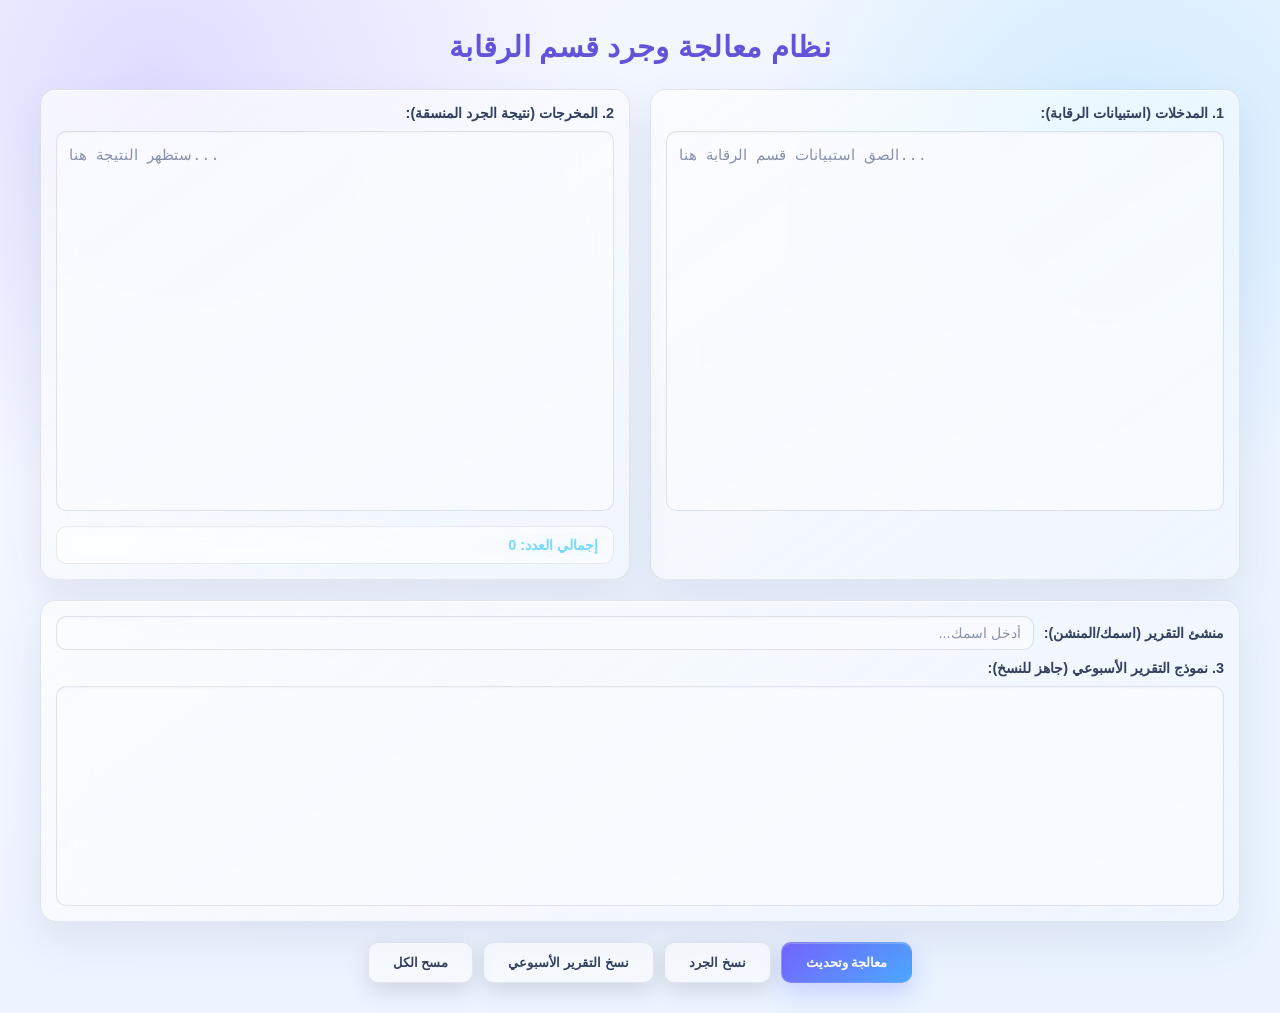
<file: رقابة/RAQABH/index.html>
<!DOCTYPE html>
<html lang="ar" dir="rtl">
<head>
  <meta charset="UTF-8">
  <meta name="viewport" content="width=device-width, initial-scale=1.0">
  <title>نظام جرد تقارير قسم الرقابة</title>
  <style>
    :root {
      --bg-dark: #0f172a;
      --card-bg: #1e293b;
      --accent: #3b82f6;
      --accent-hover: #2563eb;
      --text-main: #f8fafc;
      --text-sub: #94a3b8;
      --border: #334155;
    }

    * { box-sizing: border-box; margin: 0; padding: 0; }
    body {
      font-family: 'Segoe UI', Tahoma, Geneva, Verdana, sans-serif;
      background-color: var(--bg-dark);
      color: var(--text-main);
      padding: 30px 20px;
      min-height: 100vh;
    }

    .wrapper { max-width: 1200px; margin: 0 auto; }
    header { text-align: center; margin-bottom: 25px; }
    header h1 { font-size: 1.8rem; color: #60a5fa; margin-bottom: 8px; }

    .grid {
      display: grid;
      grid-template-columns: 1fr 1fr;
      gap: 20px;
    }
    @media (max-width: 768px) { .grid { grid-template-columns: 1fr; } }

    .box {
      background: var(--card-bg);
      border: 1px solid var(--border);
      border-radius: 12px;
      padding: 15px;
      display: flex;
      flex-direction: column;
    }
    .box label {
      font-size: 0.9rem;
      font-weight: bold;
      margin-bottom: 10px;
      color: var(--text-sub);
    }
    textarea {
      width: 100%;
      height: 380px;
      background: #0f172a;
      border: 1px solid var(--border);
      border-radius: 8px;
      padding: 12px;
      color: var(--text-main);
      font-family: 'Courier New', Courier, monospace;
      font-size: 0.95rem;
      line-height: 1.6;
      resize: none;
      outline: none;
      direction: ltr;
      text-align: left;
    }
    textarea:focus { border-color: var(--accent); }

    .full-width-box { margin-top: 20px; }
    .full-width-box textarea { height: 220px; }

    .input-author {
      margin-bottom: 10px;
      display: flex;
      align-items: center;
      gap: 10px;
    }
    .input-author input {
      background: #0f172a;
      border: 1px solid var(--border);
      border-radius: 6px;
      padding: 8px 12px;
      color: var(--text-main);
      outline: none;
      font-size: 0.9rem;
      flex: 1;
    }
    .input-author input:focus { border-color: var(--accent); }

    .stats-bar {
      margin-top: 15px;
      background: #0f172a;
      border: 1px solid var(--border);
      border-radius: 8px;
      padding: 10px 15px;
      font-size: 0.9rem;
      display: flex;
      flex-direction: column;
      gap: 5px;
    }
    .stats-count { color: #60a5fa; font-weight: bold; }
    .stats-duplicates { color: #f87171; font-weight: bold; }

    .actions {
      display: flex;
      gap: 10px;
      margin-top: 20px;
      justify-content: center;
      flex-wrap: wrap;
    }
    button.action-btn {
      background: var(--accent);
      color: white;
      border: none;
      padding: 12px 24px;
      border-radius: 8px;
      font-weight: bold;
      cursor: pointer;
    }
    button.secondary {
      background: transparent;
      border: 1px solid var(--border);
      color: var(--text-sub);
    }

    .toast {
      position: fixed;
      bottom: 20px;
      left: 50%;
      transform: translateX(-50%) translateY(100px);
      background: #10b981;
      color: white;
      padding: 10px 20px;
      border-radius: 6px;
      font-size: 0.9rem;
      opacity: 0;
      transition: all 0.3s ease;
    }
    .toast.show { transform: translateX(-50%) translateY(0); opacity: 1; }
  
    /* Glass visual skin — appearance only */
    :root {
      color-scheme: dark light;
      --glass-page: #08111f;
      --glass-page-2: #0d1930;
      --glass-surface: rgba(19, 31, 52, 0.72);
      --glass-surface-strong: rgba(12, 23, 41, 0.84);
      --glass-field: rgba(5, 14, 28, 0.72);
      --glass-border: rgba(168, 194, 234, 0.18);
      --glass-border-strong: rgba(122, 168, 255, 0.42);
      --glass-text: #edf5ff;
      --glass-muted: #a9b8cf;
      --glass-accent: #6ea8ff;
      --glass-accent-2: #8a7cff;
      --glass-shadow: 0 18px 50px rgba(0, 0, 0, 0.26);
      --glass-inner: inset 0 1px 0 rgba(255, 255, 255, 0.055);
    }

    body {
      font-family: "Segoe UI Variable", "Segoe UI", Tahoma, Arial, sans-serif;
      background-color: var(--glass-page);
      background-image:
        radial-gradient(circle at 12% 8%, rgba(110, 168, 255, 0.13), transparent 31%),
        radial-gradient(circle at 88% 12%, rgba(138, 124, 255, 0.11), transparent 28%),
        linear-gradient(145deg, var(--glass-page), var(--glass-page-2));
      color: var(--glass-text);
      -webkit-font-smoothing: antialiased;
      text-rendering: optimizeLegibility;
    }

    header h1 {
      color: var(--glass-accent);
      text-shadow: 0 0 26px rgba(110, 168, 255, 0.18);
      letter-spacing: 0.01em;
    }

    .box {
      background: linear-gradient(160deg, rgba(255, 255, 255, 0.075), rgba(255, 255, 255, 0.025));
      border-color: var(--glass-border);
      box-shadow: var(--glass-inner), var(--glass-shadow);
      backdrop-filter: blur(18px) saturate(125%);
      -webkit-backdrop-filter: blur(18px) saturate(125%);
      border-radius: 16px;
    }

    .box label {
      color: var(--glass-muted);
    }

    textarea,
    .input-author input {
      background: var(--glass-field);
      border-color: var(--glass-border);
      color: var(--glass-text);
      box-shadow: var(--glass-inner), inset 0 12px 30px rgba(0, 0, 0, 0.08);
      border-radius: 10px;
      transition: border-color 0.2s ease, box-shadow 0.2s ease, background-color 0.2s ease;
    }

    textarea::placeholder,
    .input-author input::placeholder {
      color: color-mix(in srgb, var(--glass-muted) 72%, transparent);
    }

    textarea:focus,
    .input-author input:focus {
      border-color: var(--glass-accent);
      box-shadow: 0 0 0 3px rgba(110, 168, 255, 0.12), var(--glass-inner);
      background: var(--glass-surface-strong);
    }

    .stats-bar {
      background: rgba(8, 18, 34, 0.58);
      border-color: var(--glass-border);
      box-shadow: var(--glass-inner);
      backdrop-filter: blur(12px);
      -webkit-backdrop-filter: blur(12px);
      border-radius: 10px;
    }

    .stats-count {
      color: #8fc2ff;
    }

    button.action-btn {
      background: linear-gradient(135deg, var(--glass-accent), var(--glass-accent-2));
      border: 1px solid rgba(255, 255, 255, 0.1);
      box-shadow: 0 10px 24px rgba(75, 118, 218, 0.22), var(--glass-inner);
      border-radius: 10px;
      transition: filter 0.2s ease, border-color 0.2s ease, box-shadow 0.2s ease;
    }

    button.action-btn:hover {
      filter: brightness(1.07);
      box-shadow: 0 12px 28px rgba(75, 118, 218, 0.28), var(--glass-inner);
    }

    button.secondary {
      background: rgba(255, 255, 255, 0.045);
      border-color: var(--glass-border);
      color: var(--glass-muted);
      box-shadow: var(--glass-inner);
      backdrop-filter: blur(10px);
      -webkit-backdrop-filter: blur(10px);
    }

    button.secondary:hover {
      border-color: var(--glass-border-strong);
      color: var(--glass-text);
      background: rgba(255, 255, 255, 0.075);
    }

    .toast {
      background: rgba(16, 185, 129, 0.84);
      border: 1px solid rgba(255, 255, 255, 0.13);
      box-shadow: 0 14px 34px rgba(0, 0, 0, 0.24);
      backdrop-filter: blur(14px);
      -webkit-backdrop-filter: blur(14px);
      border-radius: 10px;
    }

    ::selection {
      background: rgba(110, 168, 255, 0.3);
      color: var(--glass-text);
    }

    @media (prefers-color-scheme: light) {
      :root {
        --glass-page: #eaf1fb;
        --glass-page-2: #f7faff;
        --glass-surface: rgba(255, 255, 255, 0.58);
        --glass-surface-strong: rgba(255, 255, 255, 0.78);
        --glass-field: rgba(255, 255, 255, 0.56);
        --glass-border: rgba(65, 89, 126, 0.16);
        --glass-border-strong: rgba(58, 110, 205, 0.42);
        --glass-text: #17243a;
        --glass-muted: #63738d;
        --glass-accent: #3978dc;
        --glass-accent-2: #6659dd;
        --glass-shadow: 0 18px 42px rgba(65, 86, 120, 0.14);
        --glass-inner: inset 0 1px 0 rgba(255, 255, 255, 0.78);
      }

      body {
        background-image:
          radial-gradient(circle at 12% 8%, rgba(57, 120, 220, 0.11), transparent 31%),
          radial-gradient(circle at 88% 12%, rgba(102, 89, 221, 0.09), transparent 28%),
          linear-gradient(145deg, var(--glass-page), var(--glass-page-2));
      }

      .box {
        background: linear-gradient(160deg, rgba(255, 255, 255, 0.68), rgba(255, 255, 255, 0.42));
      }

      .stats-bar {
        background: rgba(255, 255, 255, 0.5);
      }

      .stats-count {
        color: #2f6fc9;
      }

      button.secondary {
        background: rgba(255, 255, 255, 0.42);
      }
    }

    @media (prefers-reduced-motion: reduce) {
      textarea,
      .input-author input,
      button.action-btn,
      button.secondary {
        transition: none;
      }
    }

  

    /* ================================
       Arab Pure Glass V2 — VISUAL ONLY
       Existing HTML / JS untouched.
       ================================ */
    :root {
      --bg-dark: #060814 !important;
      --card-bg: rgba(25, 33, 61, .68) !important;
      --accent: #786cff !important;
      --accent-hover: #5f8dff !important;
      --text-main: #f1f5ff !important;
      --text-sub: #9eaccb !important;
      --border: rgba(188, 198, 255, .16) !important;
    }

    body {
      background:
        radial-gradient(circle at 12% 8%, rgba(119, 91, 255, .25), transparent 29%),
        radial-gradient(circle at 87% 15%, rgba(39, 205, 255, .18), transparent 25%),
        radial-gradient(circle at 52% 92%, rgba(171, 74, 255, .14), transparent 30%),
        linear-gradient(145deg, #050713 0%, #091126 48%, #07101f 100%) !important;
      background-attachment: fixed !important;
      color: var(--text-main) !important;
      font-family: 'Tajawal', 'Segoe UI Variable', 'Segoe UI', Tahoma, Geneva, Verdana, sans-serif !important;
    }

    header h1 {
      color: #b79cff !important;
      text-shadow: 0 0 24px rgba(126, 96, 255, .28) !important;
    }

    .box {
      background:
        linear-gradient(145deg, rgba(31, 40, 72, .68), rgba(13, 20, 40, .64)) !important;
      border-color: rgba(190, 201, 255, .16) !important;
      box-shadow:
        0 22px 55px rgba(0,0,0,.23),
        inset 0 1px 0 rgba(255,255,255,.075) !important;
      backdrop-filter: blur(20px) saturate(135%);
      -webkit-backdrop-filter: blur(20px) saturate(135%);
    }

    .box label {
      color: #dce4f8 !important;
    }

    textarea,
    .input-author input {
      background:
        linear-gradient(180deg, rgba(4, 9, 23, .80), rgba(8, 14, 31, .86)) !important;
      border-color: rgba(185, 197, 248, .16) !important;
      color: #eef3ff !important;
      box-shadow:
        inset 0 1px 0 rgba(255,255,255,.025),
        inset 0 0 22px rgba(0,0,0,.14) !important;
    }

    textarea::placeholder,
    .input-author input::placeholder {
      color: #7f8cab !important;
      opacity: 1 !important;
    }

    textarea:focus,
    .input-author input:focus {
      border-color: #8c7dff !important;
      box-shadow:
        0 0 0 3px rgba(124,108,255,.16),
        0 0 28px rgba(110, 91, 255, .13) !important;
    }

    .stats-bar {
      background:
        linear-gradient(135deg, rgba(12, 19, 39, .76), rgba(26, 34, 63, .58)) !important;
      border-color: rgba(187, 199, 249, .14) !important;
      box-shadow: inset 0 1px 0 rgba(255,255,255,.04) !important;
    }

    .stats-count {
      color: #77d9ff !important;
      text-shadow: 0 0 18px rgba(71, 192, 255, .18) !important;
    }

    button.action-btn {
      background: linear-gradient(135deg, #7566ff, #4ca8ff) !important;
      border: 1px solid rgba(255,255,255,.14) !important;
      box-shadow:
        0 10px 26px rgba(81, 104, 255, .25),
        inset 0 1px 0 rgba(255,255,255,.24) !important;
    }

    button.secondary {
      background: linear-gradient(145deg, rgba(255,255,255,.07), rgba(255,255,255,.035)) !important;
      border-color: rgba(187, 199, 248, .16) !important;
      color: #dde6fb !important;
      box-shadow: 0 8px 22px rgba(0,0,0,.12), inset 0 1px 0 rgba(255,255,255,.055) !important;
    }

    button.secondary:hover {
      background: rgba(255,255,255,.09) !important;
      border-color: rgba(135, 122, 255, .36) !important;
    }

    .toast {
      background: rgba(18, 27, 52, .88) !important;
      border: 1px solid rgba(255,255,255,.13) !important;
      box-shadow: 0 18px 45px rgba(0,0,0,.28) !important;
      backdrop-filter: blur(15px);
      -webkit-backdrop-filter: blur(15px);
    }

    @media (prefers-color-scheme: light) {
      :root {
        --bg-dark: #eef3ff !important;
        --card-bg: rgba(255,255,255,.65) !important;
        --text-main: #17213d !important;
        --text-sub: #687490 !important;
        --border: rgba(63,79,120,.13) !important;
      }

      body {
        background:
          radial-gradient(circle at 12% 8%, rgba(118, 96, 255, .18), transparent 29%),
          radial-gradient(circle at 87% 15%, rgba(42, 192, 255, .16), transparent 25%),
          linear-gradient(145deg, #f7f9ff 0%, #eef4ff 50%, #eaf3ff 100%) !important;
        color: #17213d !important;
      }

      header h1 {
        color: #6254d9 !important;
        text-shadow: none !important;
      }

      .box {
        background: linear-gradient(145deg, rgba(255,255,255,.68), rgba(244,248,255,.55)) !important;
        border-color: rgba(64,80,121,.12) !important;
        box-shadow: 0 18px 42px rgba(65,81,123,.10), inset 0 1px 0 rgba(255,255,255,.9) !important;
      }

      .box label {
        color: #33405f !important;
      }

      textarea,
      .input-author input {
        background: rgba(250,252,255,.76) !important;
        color: #1f2a46 !important;
        border-color: rgba(61,77,118,.14) !important;
        box-shadow: inset 0 1px 2px rgba(55,69,104,.05) !important;
      }

      textarea::placeholder,
      .input-author input::placeholder {
        color: #8792ab !important;
      }

      .stats-bar {
        background: rgba(255,255,255,.53) !important;
        border-color: rgba(63,79,120,.11) !important;
        color: #33405f !important;
      }

      button.secondary {
        background: rgba(255,255,255,.54) !important;
        border-color: rgba(65,81,123,.12) !important;
        color: #33405f !important;
      }
    }

  </style>
</head>
<body>

  <div class="wrapper">
    <header>
      <h1>نظام معالجة وجرد قسم الرقابة</h1>
    </header>

    <div class="grid">
      <div class="box">
        <label>1. المدخلات (استبيانات الرقابة):</label>
        <textarea id="inputData" placeholder="الصق استبيانات قسم الرقابة هنا..."></textarea>
      </div>
      <div class="box">
        <label>2. المخرجات (نتيجة الجرد المنسقة):</label>
        <textarea id="outputData" placeholder="ستظهر النتيجة هنا..." readonly></textarea>
        <div class="stats-bar">
          <div id="totalCount" class="stats-count">إجمالي العدد: 0</div>
          <div id="duplicateAlert" class="stats-duplicates" style="display: none;"></div>
        </div>
      </div>
    </div>

    <div class="box full-width-box">
      <div class="input-author">
        <label style="margin: 0; min-width: 140px;">منشئ التقرير (اسمك/المنشن):</label>
        <input type="text" id="authorName" placeholder="أدخل اسمك..." oninput="processData()">
      </div>
      <label>3. نموذج التقرير الأسبوعي (جاهز للنسخ):</label>
      <textarea id="reportData" readonly></textarea>
    </div>

    <div class="actions">
      <button class="action-btn" onclick="processData()">معالجة وتحديث</button>
      <button class="action-btn secondary" onclick="copyResult('outputData')">نسخ الجرد</button>
      <button class="action-btn secondary" onclick="copyResult('reportData')">نسخ التقرير الأسبوعي</button>
      <button class="action-btn secondary" onclick="clearAll()">مسح الكل</button>
    </div>
  </div>

  <div id="toast" class="toast">تم النسخ بنجاح!</div>

  <script>
    const OUT_OF_SERVICE_ROLE_ID = "1135000856119496893";
    const OUT_OF_SERVICE_ROLE_MENTION = `<@&${OUT_OF_SERVICE_ROLE_ID}>`;

    function removeFancyFont(text) {
      if (!text) return '';
      let str = text.normalize('NFKD');
      let clean = '';
      for (let i = 0; i < str.length; i++) {
        let code = str.charCodeAt(i);
        if (code >= 0xD835) {
          let codePoint = str.codePointAt(i);
          if (codePoint >= 0x1D400 && codePoint <= 0x1D419) clean += String.fromCharCode(65 + (codePoint - 0x1D400));
          else if (codePoint >= 0x1D41A && codePoint <= 0x1D433) clean += String.fromCharCode(97 + (codePoint - 0x1D41A));
          else if (codePoint >= 0x1D434 && codePoint <= 0x1D44D) clean += String.fromCharCode(65 + (codePoint - 0x1D434));
          else if (codePoint >= 0x1D44E && codePoint <= 0x1D467) clean += String.fromCharCode(97 + (codePoint - 0x1D44E));
          else if (codePoint >= 0x1D468 && codePoint <= 0x1D481) clean += String.fromCharCode(65 + (codePoint - 0x1D468));
          else if (codePoint >= 0x1D482 && codePoint <= 0x1D49B) clean += String.fromCharCode(97 + (codePoint - 0x1D482));
          else if (codePoint >= 0x1D5D4 && codePoint <= 0x1D5ED) clean += String.fromCharCode(65 + (codePoint - 0x1D5D4));
          else if (codePoint >= 0x1D5EE && codePoint <= 0x1D607) clean += String.fromCharCode(97 + (codePoint - 0x1D5EE));
          else if (codePoint >= 0x1D608 && codePoint <= 0x1D621) clean += String.fromCharCode(65 + (codePoint - 0x1D608));
          else if (codePoint >= 0x1D622 && codePoint <= 0x1D63B) clean += String.fromCharCode(97 + (codePoint - 0x1D622));
          else if (codePoint >= 0x1D63C && codePoint <= 0x1D655) clean += String.fromCharCode(65 + (codePoint - 0x1D63C));
          else if (codePoint >= 0x1D656 && codePoint <= 0x1D66F) clean += String.fromCharCode(97 + (codePoint - 0x1D656));
          i++;
        } else {
          clean += str[i];
        }
      }
      return clean.replace(/[\u0300-\u036f]/g, '').trim();
    }

    function cleanAndStandardizeRank(rawRank) {
      if (!rawRank) return '';
      let clean = removeFancyFont(rawRank);
      const standardRanks = [
        "Trusted", "Supervisor", "Mod", "Head Admin", "Super Admin", "Admin",
        "Controller", "Hand of the king", "Pre Master", "Master", "Advisor",
        "Operator", "Marshal", "Manager", "Director", "Executive",
        "President", "Commander", "Mythical", "Colonel", "Boss",
        "Big Boss", "CEO", "Co Founder", "Founder", "Consultant"
      ];
      const lowerClean = clean.toLowerCase();
      for (let rank of standardRanks) {
        if (lowerClean.includes(rank.toLowerCase())) return rank;
      }
      return clean;
    }

    function formatUserMention(rawInput) {
      if (!rawInput) return '';
      const digitMatch = rawInput.match(/\d{17,20}/);
      if (digitMatch) return `<@${digitMatch[0]}>`;
      let clean = rawInput.replace(/[\u200B-\u200D\uFEFF\u200F]/g, '').trim();
      if (!clean.startsWith('@')) {
        clean = '@' + clean;
      }
      return clean;
    }

    function processData() {
      const input = document.getElementById('inputData').value;
      const totalCountElem = document.getElementById('totalCount');
      const duplicateAlertElem = document.getElementById('duplicateAlert');
      const authorName = document.getElementById('authorName').value.trim();

      if (!input.trim()) {
        document.getElementById('outputData').value = '';
        document.getElementById('reportData').value = '';
        totalCountElem.textContent = 'إجمالي العدد: 0';
        duplicateAlertElem.style.display = 'none';
        return;
      }

      const lineSeparator = '`-----------------------------------------------------`';
      let result = `${lineSeparator}\n`;
      let processedCount = 0;
      let userTracker = {};

      let countNew = 0;
      let countOut = 0;
      let countBad = 0;
      let countActive = 0;

      const entries = input.split(/(?=منشن الشخص\s*:)/g);

      entries.forEach((entry) => {
        if (!entry.trim() || !entry.includes('منشن الشخص')) return;

        let data = { userMention: '', rank: '', finalEval: '' };
        const lines = entry.split(/\r?\n/);

        lines.forEach(line => {
          if (!line.includes(':')) return;
          const parts = line.split(':');
          const key = parts[0].trim();
          const val = parts.slice(1).join(':').trim();

          if (key === 'منشن الشخص') {
            data.userMention = val;
          } else if (key === 'الرتبة الادارية' || key === 'الرتبة  الادارية' || key.includes('الرتبة')) {
            data.rank = val;
          } else if (key === 'التقيم النهائي' || key === 'التقييم النهائي') {
            data.finalEval = val;
          }
        });

        if (data.userMention) {
          processedCount++;
          
          let formattedMention = formatUserMention(data.userMention);
          userTracker[formattedMention] = (userTracker[formattedMention] || 0) + 1;

          const cleanRank = cleanAndStandardizeRank(data.rank);
          const evalScope = `${data.finalEval}\n${entry}`;
          const outRoleMentionMatch = evalScope.match(/<@&\d{17,20}>/);
          const hasOutKeyword = evalScope.includes('خارج الخدمة') || evalScope.includes('خارج خدمة');
          const hasRoleMention = /<@&\d{17,20}>/.test(evalScope);
          const hasConfiguredOutRole = evalScope.includes(OUT_OF_SERVICE_ROLE_ID) || evalScope.includes(OUT_OF_SERVICE_ROLE_MENTION);
          const isOutOfService = hasOutKeyword || hasRoleMention || hasConfiguredOutRole;
          let finalRating = data.finalEval || 'سيء';

          if (finalRating.includes('جديد')) {
            countNew++;
          }

          if (isOutOfService) {
            countOut++;
            finalRating = outRoleMentionMatch ? outRoleMentionMatch[0] : OUT_OF_SERVICE_ROLE_MENTION;
          } else if (finalRating.includes('سيء') || finalRating.includes('سئ')) {
            countBad++;
          } else if (['جيد جدا', 'ممتاز', 'ممتاز جدا'].some(r => finalRating.includes(r))) {
            countActive++;
          }

          result += `${formattedMention}\nالتقييم : ${finalRating}\nالرتبة الادارية : ${cleanRank}\n${lineSeparator}\n`;
        }
      });

      document.getElementById('outputData').value = result;
      totalCountElem.textContent = `إجمالي العدد: ${processedCount}`;

      const weeklyReport = `** كم العدد حالي بالقسم: ${processedCount}\n\n` +
        `كم عدد ماخذين اجازة : ${countOut} ( ${countNew}جديد)\n\n` +
        `عدد غير متفاعلين : ${countBad}\n\n` +
        `عدد المتفاعلين بالقسم : ${countActive}\n` +
        `هل يوجد ملاحظة بالقسم او حاب تطور شي من جميع نواحي : لايوجد يعطيكم العافية   \n\n` +
        `تم انشاء التقرير من قبل : ( ${authorName} ) **`;

      document.getElementById('reportData').value = weeklyReport;

      let duplicates = Object.keys(userTracker).filter(key => userTracker[key] > 1);
      if (duplicates.length > 0) {
        duplicateAlertElem.style.display = 'block';
        duplicateAlertElem.innerHTML = `⚠️ تنبيه: يوجد أعضاء مكررين: <br>${duplicates.map(d => `- ${d} (تكرر ${userTracker[d]} مرات)`).join('<br>')}`;
      } else {
        duplicateAlertElem.style.display = 'none';
      }
    }

    function copyResult(elementId) {
      const output = document.getElementById(elementId);
      if (!output.value) return;
      output.select();
      navigator.clipboard.writeText(output.value);
      showToast();
    }

    function clearAll() {
      document.getElementById('inputData').value = '';
      document.getElementById('outputData').value = '';
      document.getElementById('reportData').value = '';
      document.getElementById('authorName').value = '';
      document.getElementById('totalCount').textContent = 'إجمالي العدد: 0';
      document.getElementById('duplicateAlert').style.display = 'none';
    }

    function showToast() {
      const toast = document.getElementById('toast');
      toast.classList.add('show');
      setTimeout(() => toast.classList.remove('show'), 2000);
    }

    document.getElementById('inputData').addEventListener('input', processData);
  </script>
</body>
</html>
</file>
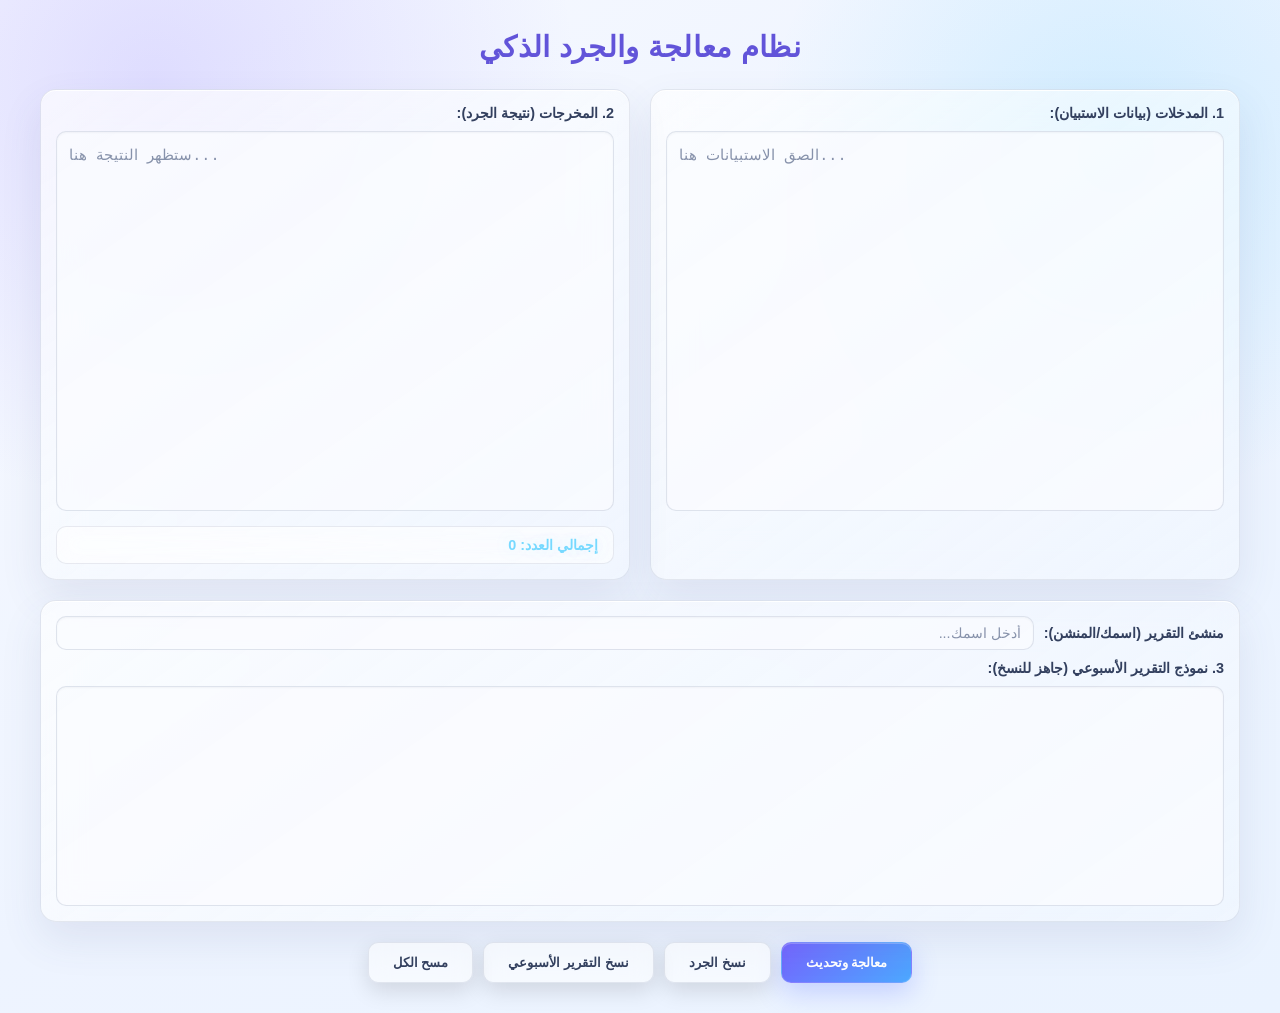
<file: قسم رولز/repo/index.html>
<!DOCTYPE html>
<html lang="ar" dir="rtl">
<head>
  <meta charset="UTF-8">
  <meta name="viewport" content="width=device-width, initial-scale=1.0">
  <title>نظام الجرد والتقارير الذكي</title>
  <style>
    :root {
      --bg-dark: #0f172a;
      --card-bg: #1e293b;
      --accent: #3b82f6;
      --accent-hover: #2563eb;
      --text-main: #f8fafc;
      --text-sub: #94a3b8;
      --border: #334155;
    }

    * { box-sizing: border-box; margin: 0; padding: 0; }
    body {
      font-family: 'Segoe UI', Tahoma, Geneva, Verdana, sans-serif;
      background-color: var(--bg-dark);
      color: var(--text-main);
      padding: 30px 20px;
      min-height: 100vh;
    }

    .wrapper { max-width: 1200px; margin: 0 auto; }
    header { text-align: center; margin-bottom: 25px; }
    header h1 { font-size: 1.8rem; color: #60a5fa; margin-bottom: 8px; }

    .grid {
      display: grid;
      grid-template-columns: 1fr 1fr;
      gap: 20px;
    }
    @media (max-width: 768px) { .grid { grid-template-columns: 1fr; } }

    .box {
      background: var(--card-bg);
      border: 1px solid var(--border);
      border-radius: 12px;
      padding: 15px;
      display: flex;
      flex-direction: column;
    }
    .box label {
      font-size: 0.9rem;
      font-weight: bold;
      margin-bottom: 10px;
      color: var(--text-sub);
    }
    textarea {
      width: 100%;
      height: 380px;
      background: #0f172a;
      border: 1px solid var(--border);
      border-radius: 8px;
      padding: 12px;
      color: var(--text-main);
      font-family: 'Courier New', Courier, monospace;
      font-size: 0.95rem;
      line-height: 1.6;
      resize: none;
      outline: none;
      direction: ltr;
      text-align: left;
    }
    textarea:focus { border-color: var(--accent); }

    .full-width-box { margin-top: 20px; }
    .full-width-box textarea { height: 220px; }

    .input-author {
      margin-bottom: 10px;
      display: flex;
      align-items: center;
      gap: 10px;
    }
    .input-author input {
      background: #0f172a;
      border: 1px solid var(--border);
      border-radius: 6px;
      padding: 8px 12px;
      color: var(--text-main);
      outline: none;
      font-size: 0.9rem;
      flex: 1;
    }
    .input-author input:focus { border-color: var(--accent); }

    .stats-bar {
      margin-top: 15px;
      background: #0f172a;
      border: 1px solid var(--border);
      border-radius: 8px;
      padding: 10px 15px;
      font-size: 0.9rem;
      display: flex;
      flex-direction: column;
      gap: 5px;
    }
    .stats-count { color: #60a5fa; font-weight: bold; }
    .stats-duplicates { color: #f87171; font-weight: bold; }

    .actions {
      display: flex;
      gap: 10px;
      margin-top: 20px;
      justify-content: center;
      flex-wrap: wrap;
    }
    button.action-btn {
      background: var(--accent);
      color: white;
      border: none;
      padding: 12px 24px;
      border-radius: 8px;
      font-weight: bold;
      cursor: pointer;
    }
    button.secondary {
      background: transparent;
      border: 1px solid var(--border);
      color: var(--text-sub);
    }

    .toast {
      position: fixed;
      bottom: 20px;
      left: 50%;
      transform: translateX(-50%) translateY(100px);
      background: #10b981;
      color: white;
      padding: 10px 20px;
      border-radius: 6px;
      font-size: 0.9rem;
      opacity: 0;
      transition: all 0.3s ease;
    }
    .toast.show { transform: translateX(-50%) translateY(0); opacity: 1; }
  
    /* Glass visual skin — appearance only */
    :root {
      color-scheme: dark light;
      --glass-page: #08111f;
      --glass-page-2: #0d1930;
      --glass-surface: rgba(19, 31, 52, 0.72);
      --glass-surface-strong: rgba(12, 23, 41, 0.84);
      --glass-field: rgba(5, 14, 28, 0.72);
      --glass-border: rgba(168, 194, 234, 0.18);
      --glass-border-strong: rgba(122, 168, 255, 0.42);
      --glass-text: #edf5ff;
      --glass-muted: #a9b8cf;
      --glass-accent: #6ea8ff;
      --glass-accent-2: #8a7cff;
      --glass-shadow: 0 18px 50px rgba(0, 0, 0, 0.26);
      --glass-inner: inset 0 1px 0 rgba(255, 255, 255, 0.055);
    }

    body {
      font-family: "Segoe UI Variable", "Segoe UI", Tahoma, Arial, sans-serif;
      background-color: var(--glass-page);
      background-image:
        radial-gradient(circle at 12% 8%, rgba(110, 168, 255, 0.13), transparent 31%),
        radial-gradient(circle at 88% 12%, rgba(138, 124, 255, 0.11), transparent 28%),
        linear-gradient(145deg, var(--glass-page), var(--glass-page-2));
      color: var(--glass-text);
      -webkit-font-smoothing: antialiased;
      text-rendering: optimizeLegibility;
    }

    header h1 {
      color: var(--glass-accent);
      text-shadow: 0 0 26px rgba(110, 168, 255, 0.18);
      letter-spacing: 0.01em;
    }

    .box {
      background: linear-gradient(160deg, rgba(255, 255, 255, 0.075), rgba(255, 255, 255, 0.025));
      border-color: var(--glass-border);
      box-shadow: var(--glass-inner), var(--glass-shadow);
      backdrop-filter: blur(18px) saturate(125%);
      -webkit-backdrop-filter: blur(18px) saturate(125%);
      border-radius: 16px;
    }

    .box label {
      color: var(--glass-muted);
    }

    textarea,
    .input-author input {
      background: var(--glass-field);
      border-color: var(--glass-border);
      color: var(--glass-text);
      box-shadow: var(--glass-inner), inset 0 12px 30px rgba(0, 0, 0, 0.08);
      border-radius: 10px;
      transition: border-color 0.2s ease, box-shadow 0.2s ease, background-color 0.2s ease;
    }

    textarea::placeholder,
    .input-author input::placeholder {
      color: color-mix(in srgb, var(--glass-muted) 72%, transparent);
    }

    textarea:focus,
    .input-author input:focus {
      border-color: var(--glass-accent);
      box-shadow: 0 0 0 3px rgba(110, 168, 255, 0.12), var(--glass-inner);
      background: var(--glass-surface-strong);
    }

    .stats-bar {
      background: rgba(8, 18, 34, 0.58);
      border-color: var(--glass-border);
      box-shadow: var(--glass-inner);
      backdrop-filter: blur(12px);
      -webkit-backdrop-filter: blur(12px);
      border-radius: 10px;
    }

    .stats-count {
      color: #8fc2ff;
    }

    button.action-btn {
      background: linear-gradient(135deg, var(--glass-accent), var(--glass-accent-2));
      border: 1px solid rgba(255, 255, 255, 0.1);
      box-shadow: 0 10px 24px rgba(75, 118, 218, 0.22), var(--glass-inner);
      border-radius: 10px;
      transition: filter 0.2s ease, border-color 0.2s ease, box-shadow 0.2s ease;
    }

    button.action-btn:hover {
      filter: brightness(1.07);
      box-shadow: 0 12px 28px rgba(75, 118, 218, 0.28), var(--glass-inner);
    }

    button.secondary {
      background: rgba(255, 255, 255, 0.045);
      border-color: var(--glass-border);
      color: var(--glass-muted);
      box-shadow: var(--glass-inner);
      backdrop-filter: blur(10px);
      -webkit-backdrop-filter: blur(10px);
    }

    button.secondary:hover {
      border-color: var(--glass-border-strong);
      color: var(--glass-text);
      background: rgba(255, 255, 255, 0.075);
    }

    .toast {
      background: rgba(16, 185, 129, 0.84);
      border: 1px solid rgba(255, 255, 255, 0.13);
      box-shadow: 0 14px 34px rgba(0, 0, 0, 0.24);
      backdrop-filter: blur(14px);
      -webkit-backdrop-filter: blur(14px);
      border-radius: 10px;
    }

    ::selection {
      background: rgba(110, 168, 255, 0.3);
      color: var(--glass-text);
    }

    @media (prefers-color-scheme: light) {
      :root {
        --glass-page: #eaf1fb;
        --glass-page-2: #f7faff;
        --glass-surface: rgba(255, 255, 255, 0.58);
        --glass-surface-strong: rgba(255, 255, 255, 0.78);
        --glass-field: rgba(255, 255, 255, 0.56);
        --glass-border: rgba(65, 89, 126, 0.16);
        --glass-border-strong: rgba(58, 110, 205, 0.42);
        --glass-text: #17243a;
        --glass-muted: #63738d;
        --glass-accent: #3978dc;
        --glass-accent-2: #6659dd;
        --glass-shadow: 0 18px 42px rgba(65, 86, 120, 0.14);
        --glass-inner: inset 0 1px 0 rgba(255, 255, 255, 0.78);
      }

      body {
        background-image:
          radial-gradient(circle at 12% 8%, rgba(57, 120, 220, 0.11), transparent 31%),
          radial-gradient(circle at 88% 12%, rgba(102, 89, 221, 0.09), transparent 28%),
          linear-gradient(145deg, var(--glass-page), var(--glass-page-2));
      }

      .box {
        background: linear-gradient(160deg, rgba(255, 255, 255, 0.68), rgba(255, 255, 255, 0.42));
      }

      .stats-bar {
        background: rgba(255, 255, 255, 0.5);
      }

      .stats-count {
        color: #2f6fc9;
      }

      button.secondary {
        background: rgba(255, 255, 255, 0.42);
      }
    }

    @media (prefers-reduced-motion: reduce) {
      textarea,
      .input-author input,
      button.action-btn,
      button.secondary {
        transition: none;
      }
    }

  

    /* ================================
       Arab Pure Glass V2 — VISUAL ONLY
       Existing HTML / JS untouched.
       ================================ */
    :root {
      --bg-dark: #060814 !important;
      --card-bg: rgba(25, 33, 61, .68) !important;
      --accent: #786cff !important;
      --accent-hover: #5f8dff !important;
      --text-main: #f1f5ff !important;
      --text-sub: #9eaccb !important;
      --border: rgba(188, 198, 255, .16) !important;
    }

    body {
      background:
        radial-gradient(circle at 12% 8%, rgba(119, 91, 255, .25), transparent 29%),
        radial-gradient(circle at 87% 15%, rgba(39, 205, 255, .18), transparent 25%),
        radial-gradient(circle at 52% 92%, rgba(171, 74, 255, .14), transparent 30%),
        linear-gradient(145deg, #050713 0%, #091126 48%, #07101f 100%) !important;
      background-attachment: fixed !important;
      color: var(--text-main) !important;
      font-family: 'Tajawal', 'Segoe UI Variable', 'Segoe UI', Tahoma, Geneva, Verdana, sans-serif !important;
    }

    header h1 {
      color: #b79cff !important;
      text-shadow: 0 0 24px rgba(126, 96, 255, .28) !important;
    }

    .box {
      background:
        linear-gradient(145deg, rgba(31, 40, 72, .68), rgba(13, 20, 40, .64)) !important;
      border-color: rgba(190, 201, 255, .16) !important;
      box-shadow:
        0 22px 55px rgba(0,0,0,.23),
        inset 0 1px 0 rgba(255,255,255,.075) !important;
      backdrop-filter: blur(20px) saturate(135%);
      -webkit-backdrop-filter: blur(20px) saturate(135%);
    }

    .box label {
      color: #dce4f8 !important;
    }

    textarea,
    .input-author input {
      background:
        linear-gradient(180deg, rgba(4, 9, 23, .80), rgba(8, 14, 31, .86)) !important;
      border-color: rgba(185, 197, 248, .16) !important;
      color: #eef3ff !important;
      box-shadow:
        inset 0 1px 0 rgba(255,255,255,.025),
        inset 0 0 22px rgba(0,0,0,.14) !important;
    }

    textarea::placeholder,
    .input-author input::placeholder {
      color: #7f8cab !important;
      opacity: 1 !important;
    }

    textarea:focus,
    .input-author input:focus {
      border-color: #8c7dff !important;
      box-shadow:
        0 0 0 3px rgba(124,108,255,.16),
        0 0 28px rgba(110, 91, 255, .13) !important;
    }

    .stats-bar {
      background:
        linear-gradient(135deg, rgba(12, 19, 39, .76), rgba(26, 34, 63, .58)) !important;
      border-color: rgba(187, 199, 249, .14) !important;
      box-shadow: inset 0 1px 0 rgba(255,255,255,.04) !important;
    }

    .stats-count {
      color: #77d9ff !important;
      text-shadow: 0 0 18px rgba(71, 192, 255, .18) !important;
    }

    button.action-btn {
      background: linear-gradient(135deg, #7566ff, #4ca8ff) !important;
      border: 1px solid rgba(255,255,255,.14) !important;
      box-shadow:
        0 10px 26px rgba(81, 104, 255, .25),
        inset 0 1px 0 rgba(255,255,255,.24) !important;
    }

    button.secondary {
      background: linear-gradient(145deg, rgba(255,255,255,.07), rgba(255,255,255,.035)) !important;
      border-color: rgba(187, 199, 248, .16) !important;
      color: #dde6fb !important;
      box-shadow: 0 8px 22px rgba(0,0,0,.12), inset 0 1px 0 rgba(255,255,255,.055) !important;
    }

    button.secondary:hover {
      background: rgba(255,255,255,.09) !important;
      border-color: rgba(135, 122, 255, .36) !important;
    }

    .toast {
      background: rgba(18, 27, 52, .88) !important;
      border: 1px solid rgba(255,255,255,.13) !important;
      box-shadow: 0 18px 45px rgba(0,0,0,.28) !important;
      backdrop-filter: blur(15px);
      -webkit-backdrop-filter: blur(15px);
    }

    @media (prefers-color-scheme: light) {
      :root {
        --bg-dark: #eef3ff !important;
        --card-bg: rgba(255,255,255,.65) !important;
        --text-main: #17213d !important;
        --text-sub: #687490 !important;
        --border: rgba(63,79,120,.13) !important;
      }

      body {
        background:
          radial-gradient(circle at 12% 8%, rgba(118, 96, 255, .18), transparent 29%),
          radial-gradient(circle at 87% 15%, rgba(42, 192, 255, .16), transparent 25%),
          linear-gradient(145deg, #f7f9ff 0%, #eef4ff 50%, #eaf3ff 100%) !important;
        color: #17213d !important;
      }

      header h1 {
        color: #6254d9 !important;
        text-shadow: none !important;
      }

      .box {
        background: linear-gradient(145deg, rgba(255,255,255,.68), rgba(244,248,255,.55)) !important;
        border-color: rgba(64,80,121,.12) !important;
        box-shadow: 0 18px 42px rgba(65,81,123,.10), inset 0 1px 0 rgba(255,255,255,.9) !important;
      }

      .box label {
        color: #33405f !important;
      }

      textarea,
      .input-author input {
        background: rgba(250,252,255,.76) !important;
        color: #1f2a46 !important;
        border-color: rgba(61,77,118,.14) !important;
        box-shadow: inset 0 1px 2px rgba(55,69,104,.05) !important;
      }

      textarea::placeholder,
      .input-author input::placeholder {
        color: #8792ab !important;
      }

      .stats-bar {
        background: rgba(255,255,255,.53) !important;
        border-color: rgba(63,79,120,.11) !important;
        color: #33405f !important;
      }

      button.secondary {
        background: rgba(255,255,255,.54) !important;
        border-color: rgba(65,81,123,.12) !important;
        color: #33405f !important;
      }
    }

  </style>
</head>
<body>

  <div class="wrapper">
    <header>
      <h1>نظام معالجة والجرد الذكي</h1>
    </header>

    <div class="grid">
      <div class="box">
        <label>1. المدخلات (بيانات الاستبيان):</label>
        <textarea id="inputData" placeholder="الصق الاستبيانات هنا..."></textarea>
      </div>
      <div class="box">
        <label>2. المخرجات (نتيجة الجرد):</label>
        <textarea id="outputData" placeholder="ستظهر النتيجة هنا..." readonly></textarea>
        <div class="stats-bar">
          <div id="totalCount" class="stats-count">إجمالي العدد: 0</div>
          <div id="duplicateAlert" class="stats-duplicates" style="display: none;"></div>
        </div>
      </div>
    </div>

    <div class="box full-width-box">
      <div class="input-author">
        <label style="margin: 0; min-width: 140px;">منشئ التقرير (اسمك/المنشن):</label>
        <input type="text" id="authorName" placeholder="أدخل اسمك..." oninput="processData()">
      </div>
      <label>3. نموذج التقرير الأسبوعي (جاهز للنسخ):</label>
      <textarea id="reportData" readonly></textarea>
    </div>

    <div class="actions">
      <button class="action-btn" onclick="processData()">معالجة وتحديث</button>
      <button class="action-btn secondary" onclick="copyResult('outputData')">نسخ الجرد</button>
      <button class="action-btn secondary" onclick="copyResult('reportData')">نسخ التقرير الأسبوعي</button>
      <button class="action-btn secondary" onclick="clearAll()">مسح الكل</button>
    </div>
  </div>

  <div id="toast" class="toast">تم النسخ بنجاح!</div>

  <script>
    const OUT_OF_SERVICE_ROLE_ID = "1135000856043995233";
    const OUT_OF_SERVICE_ROLE_MENTION = `<@&${OUT_OF_SERVICE_ROLE_ID}>`;

    function removeFancyFont(text) {
      if (!text) return '';
      let str = text.normalize('NFKD');
      let clean = '';
      for (let i = 0; i < str.length; i++) {
        let code = str.charCodeAt(i);
        if (code >= 0xD835) {
          let codePoint = str.codePointAt(i);
          if (codePoint >= 0x1D400 && codePoint <= 0x1D419) clean += String.fromCharCode(65 + (codePoint - 0x1D400));
          else if (codePoint >= 0x1D41A && codePoint <= 0x1D433) clean += String.fromCharCode(97 + (codePoint - 0x1D41A));
          else if (codePoint >= 0x1D434 && codePoint <= 0x1D44D) clean += String.fromCharCode(65 + (codePoint - 0x1D434));
          else if (codePoint >= 0x1D44E && codePoint <= 0x1D467) clean += String.fromCharCode(97 + (codePoint - 0x1D44E));
          else if (codePoint >= 0x1D468 && codePoint <= 0x1D481) clean += String.fromCharCode(65 + (codePoint - 0x1D468));
          else if (codePoint >= 0x1D482 && codePoint <= 0x1D49B) clean += String.fromCharCode(97 + (codePoint - 0x1D482));
          else if (codePoint >= 0x1D5D4 && codePoint <= 0x1D5ED) clean += String.fromCharCode(65 + (codePoint - 0x1D5D4));
          else if (codePoint >= 0x1D5EE && codePoint <= 0x1D607) clean += String.fromCharCode(97 + (codePoint - 0x1D5EE));
          else if (codePoint >= 0x1D608 && codePoint <= 0x1D621) clean += String.fromCharCode(65 + (codePoint - 0x1D608));
          else if (codePoint >= 0x1D622 && codePoint <= 0x1D63B) clean += String.fromCharCode(97 + (codePoint - 0x1D622));
          else if (codePoint >= 0x1D63C && codePoint <= 0x1D655) clean += String.fromCharCode(65 + (codePoint - 0x1D63C));
          else if (codePoint >= 0x1D656 && codePoint <= 0x1D66F) clean += String.fromCharCode(97 + (codePoint - 0x1D656));
          i++;
        } else {
          clean += str[i];
        }
      }
      return clean.replace(/[\u0300-\u036f]/g, '').trim();
    }

    function cleanAndStandardizeRank(rawRank) {
      if (!rawRank) return '';
      let clean = removeFancyFont(rawRank);
      const standardRanks = [
        "Supervisor", "Mod", "Super Admin", "Head Admin", "Admin",
        "Controller", "Hand of the king", "Pre Master", "Master", "Advisor",
        "Operator", "Marshal", "Manager", "Director", "Executive",
        "President", "Commander", "Mythical", "Colonel", "Boss",
        "Big Boss", "CEO", "Co Founder", "Founder", "Consultant"
      ];
      const lowerClean = clean.toLowerCase();
      for (let rank of standardRanks) {
        if (lowerClean.includes(rank.toLowerCase())) return rank;
      }
      return clean;
    }

    function formatUserMention(rawInputId) {
      if (!rawInputId) return '';
      const digitMatch = rawInputId.match(/\d{17,20}/);
      if (digitMatch) return `<@${digitMatch[0]}>`;
      let clean = rawInputId.replace(/[\u200B-\u200D\uFEFF\u200F]/g, '').replace(/@+/g, '').trim();
      return `<@${clean}>`;
    }

    function extractRoleMention(text) {
      if (!text) return '';
      const match = text.match(/<@&\d{17,20}>/);
      return match ? match[0] : '';
    }

    function getOutOfServiceStatus(finalEval, rawEval) {
      const importantFields = [finalEval || '', rawEval || ''];
      const combinedText = importantFields.join(' ');
      const lowerText = combinedText.toLowerCase();
      const mentionFromFinal = extractRoleMention(finalEval);
      const mentionFromRaw = extractRoleMention(rawEval);
      const detectedMention = mentionFromFinal || mentionFromRaw;

      const hasOutOfServiceText = lowerText.includes('خارج الخدمة') || lowerText.includes('خارج خدمة');
      const hasRoleMention = !!detectedMention;
      const hasConfiguredRole = importantFields.some(field => field.includes(OUT_OF_SERVICE_ROLE_ID) || field.includes(OUT_OF_SERVICE_ROLE_MENTION));

      if (hasOutOfServiceText || hasRoleMention || hasConfiguredRole) {
        return {
          isOutOfService: true,
          roleMention: detectedMention || OUT_OF_SERVICE_ROLE_MENTION
        };
      }

      return { isOutOfService: false, roleMention: '' };
    }

    function processData() {
      const input = document.getElementById('inputData').value;
      const totalCountElem = document.getElementById('totalCount');
      const duplicateAlertElem = document.getElementById('duplicateAlert');
      const authorName = document.getElementById('authorName').value.trim();

      if (!input.trim()) {
        document.getElementById('outputData').value = '';
        document.getElementById('reportData').value = '';
        totalCountElem.textContent = 'إجمالي العدد: 0';
        duplicateAlertElem.style.display = 'none';
        return;
      }

      const lineSeparator = '`-----------------------------------------------------`';
      let result = `${lineSeparator}\n`;
      let processedCount = 0;
      let idTracker = {};

      let countNew = 0;
      let countOut = 0;
      let countBad = 0;
      let countActive = 0;

      const entries = input.split(/(?=الايدي\s*:)/g);

      entries.forEach((entry) => {
        if (!entry.trim()) return;

        let data = { id: '', rank: '', finalEval: '', rawEval: '' };
        const lines = entry.split(/\r?\n/);

        lines.forEach(line => {
          if (!line.includes(':')) return;
          const parts = line.split(':');
          const key = parts[0].trim();
          const val = parts.slice(1).join(':').trim();

          if (key.includes('الايدي')) data.id = val;
          else if (key.includes('الرتبة الادارية') || key.includes('الرتبة')) data.rank = val;
          else if (key.includes('التقيم النهائي') || key.includes('التقييم النهائي')) data.finalEval = val;
          else if (key === 'التقييم' || key === 'التقيم') data.rawEval = val;
        });

        if (data.id) {
          processedCount++;

          let rawKey = data.id.replace(/[^0-9]/g, '');
          if (rawKey) idTracker[rawKey] = (idTracker[rawKey] || 0) + 1;

          const cleanRank = cleanAndStandardizeRank(data.rank);
          let finalRating = data.finalEval || data.rawEval || 'سيء';
          const outOfServiceStatus = getOutOfServiceStatus(data.finalEval, data.rawEval);

          if (finalRating.includes('جديد')) {
            countNew++;
          }

          if (outOfServiceStatus.isOutOfService || finalRating.includes('إجازة')) {
            countOut++;
            finalRating = outOfServiceStatus.roleMention || OUT_OF_SERVICE_ROLE_MENTION;
          } else if (finalRating.includes('سيء') || finalRating.includes('سئ')) {
            countBad++;
          } else if (['جيد جدا', 'ممتاز', 'ممتاز جدا'].some(r => finalRating.includes(r))) {
            countActive++;
          }

          let formattedMention = formatUserMention(data.id);
          result += `${formattedMention}\nالتقييم : ${finalRating}\nالرتبة الادارية : ${cleanRank}\n${lineSeparator}\n`;
        }
      });

      document.getElementById('outputData').value = result;
      totalCountElem.textContent = `إجمالي العدد: ${processedCount}`;

      const weeklyReport = `** كم العدد حالي بالقسم: ${processedCount}\n\n` +
        `كم عدد ماخذين اجازة : ${countOut} ( ${countNew}جديد)\n\n` +
        `عدد غير متفاعلين : ${countBad}\n\n` +
        `عدد المتفاعلين بالقسم : ${countActive}\n` +
        `هل يوجد ملاحظة بالقسم او حاب تطور شي من جميع نواحي : لايوجد يعطيكم العافية   \n\n` +
        `تم انشاء التقرير من قبل : ( ${authorName} ) **`;

      document.getElementById('reportData').value = weeklyReport;

      let duplicates = Object.keys(idTracker).filter(key => idTracker[key] > 1);
      if (duplicates.length > 0) {
        duplicateAlertElem.style.display = 'block';
        duplicateAlertElem.innerHTML = `⚠️ تنبيه: يوجد IDs مكررة: <br>${duplicates.map(d => `- ${d} (تكرر ${idTracker[d]} مرات)`).join('<br>')}`;
      } else {
        duplicateAlertElem.style.display = 'none';
      }
    }

    function copyResult(elementId) {
      const output = document.getElementById(elementId);
      if (!output.value) return;
      output.select();
      navigator.clipboard.writeText(output.value);
      showToast();
    }

    function clearAll() {
      document.getElementById('inputData').value = '';
      document.getElementById('outputData').value = '';
      document.getElementById('reportData').value = '';
      document.getElementById('authorName').value = '';
      document.getElementById('totalCount').textContent = 'إجمالي العدد: 0';
      document.getElementById('duplicateAlert').style.display = 'none';
    }

    function showToast() {
      const toast = document.getElementById('toast');
      toast.classList.add('show');
      setTimeout(() => toast.classList.remove('show'), 2000);
    }

    document.getElementById('inputData').addEventListener('input', processData);
  </script>
</body>
</html>
</file>
<file: assets/css/theme.css>
:root {
  --bg: #f3f6fb;
  --panel: #ffffff;
  --panel-alt: #eef3fb;
  --sidebar: #1f2430;
  --sidebar-soft: #2a3344;
  --sidebar-border: rgba(255, 255, 255, 0.08);
  --primary: #2f6fed;
  --primary-soft: rgba(47, 111, 237, 0.12);
  --text: #1e293b;
  --text-soft: #64748b;
  --success: #18a957;
  --warning: #f6b100;
  --danger: #e63946;
  --shadow: 0 10px 26px rgba(15, 23, 42, 0.08);
}

html, body {
  margin: 0;
  padding: 0;
  background: var(--bg);
  color: var(--text);
  font-family: "Tajawal", "Segoe UI Variable", "Segoe UI", Tahoma, Arial, sans-serif;
}

button, input, select, textarea {
  font: inherit;
}


/* Glass V2 global visual tokens — styling only */
:root {
  --bg: #060814;
  --panel: rgba(25, 33, 61, .70);
  --panel-alt: rgba(14, 21, 42, .66);
  --sidebar: rgba(8, 13, 29, .80);
  --sidebar-soft: rgba(18, 25, 50, .78);
  --sidebar-border: rgba(188, 199, 255, .13);
  --primary: #7a6cff;
  --primary-soft: rgba(122, 108, 255, .17);
  --text: #f3f6ff;
  --text-soft: #9eaccb;
  --success: #35d99b;
  --warning: #ffbf56;
  --danger: #ff6680;
  --shadow: 0 24px 60px rgba(0,0,0,.27);
}

@media (prefers-color-scheme: light) {
  :root {
    --bg: #eef3ff;
    --panel: rgba(255,255,255,.66);
    --panel-alt: rgba(245,248,255,.62);
    --sidebar: rgba(255,255,255,.72);
    --sidebar-soft: rgba(242,246,255,.70);
    --sidebar-border: rgba(62,78,119,.12);
    --primary: #6656f4;
    --primary-soft: rgba(102,86,244,.12);
    --text: #17213d;
    --text-soft: #687490;
    --shadow: 0 20px 48px rgba(63,80,122,.10);
  }
}
</file>
<file: assets/css/dashboard.css>
:root {
  --shell-bg: #060d1a;
  --panel-light: #111a2d;
  --panel-soft: #0f172a;
  --panel-strong: #17233a;
  --dark-panel: #101a2d;
  --dark-panel-2: #0f172a;
  --dark-panel-3: #16263d;
  --dark-border: rgba(148, 163, 184, 0.2);
  --sidebar-dark: #0d1727;
  --sidebar-dark-2: #111d2f;
  --text-main: #e5edf9;
  --text-soft: #a5b5d1;
  --text-dark: #e5edf9;
  --text-muted: #8ea3c2;
  --blue: #4f8ef7;
  --blue-strong: #2d6fe9;
  --green: #21c55d;
  --shadow: 0 18px 32px rgba(2, 6, 23, 0.45);
  --module-accent: #b88af8;
  --module-accent-soft: rgba(184, 138, 248, 0.18);
}

* { box-sizing: border-box; }

html, body {
  margin: 0;
  padding: 0;
  background: var(--shell-bg);
  font-family: "Tajawal", "Tahoma", "Segoe UI", sans-serif;
  color: var(--text-dark);
}

body {
  min-height: 100vh;
  overflow-x: hidden;
}

button, input, textarea {
  font: inherit;
}

.app-shell {
  display: flex;
  width: 100%;
  min-height: 100vh;
  background: #0f172a;
}

.sidebar {
  width: 270px;
  background: linear-gradient(180deg, var(--sidebar-dark) 0%, var(--sidebar-dark-2) 100%);
  color: var(--text-main);
  padding: 24px 14px 16px;
  box-shadow: 8px 0 16px rgba(15, 23, 42, 0.18);
  transition: transform 0.25s ease, opacity 0.25s ease;
  z-index: 30;
}

.brand {
  display: flex;
  align-items: center;
  gap: 12px;
  padding: 8px 8px 20px;
  border-bottom: 1px solid rgba(255, 255, 255, 0.06);
  margin-bottom: 18px;
}

.brand-mark {
  width: 34px;
  height: 34px;
  border-radius: 12px;
  background: linear-gradient(135deg, #5fa4ff, #2d6fe9);
  display: grid;
  place-items: center;
  font-weight: 700;
  font-size: 0.9rem;
  color: white;
}

.balance-module .balance-description {
  color: var(--text-muted);
  margin: 0 0 18px;
  text-align: right;
}

.balance-grid {
  display: grid;
  grid-template-columns: repeat(2, minmax(0, 1fr));
  gap: 16px;
}

.balance-card {
  min-width: 0;
}

.balance-module textarea {
  min-height: 220px;
  direction: ltr;
  text-align: left;
}

.balance-missing-card {
  margin-top: 16px;
}

.balance-missing-members {
  min-height: 170px !important;
  border-color: rgba(248, 113, 113, 0.45) !important;
}

.balance-missing-count {
  color: #f87171;
  font-weight: 700;
}

@media (max-width: 760px) {
  .balance-grid {
    grid-template-columns: 1fr;
  }
}

.brand h2 {
  margin: 0;
  font-size: 1rem;
  font-weight: 700;
  color: var(--text-main);
}

.brand small {
  color: rgba(255,255,255,0.68);
  font-size: 0.7rem;
}

.menu {
  display: flex;
  flex-direction: column;
  gap: 10px;
}

.nav-item {
  border: 1px solid transparent;
  background: transparent;
  color: rgba(255, 255, 255, 0.9);
  display: flex;
  align-items: center;
  justify-content: space-between;
  gap: 10px;
  width: 100%;
  padding: 12px 12px;
  border-radius: 12px;
  text-align: right;
  cursor: pointer;
  transition: all 0.2s ease;
  font-weight: 600;
  letter-spacing: 0.2px;
}

.nav-item:hover {
  background: rgba(255,255,255,0.04);
  transform: translateX(-2px);
}

.nav-item[data-module="events"] { --nav-accent: #9b59b6; --nav-accent-soft: rgba(155, 89, 182, 0.15); }
.nav-item[data-module="interviews"] { --nav-accent: #3498db; --nav-accent-soft: rgba(52, 152, 219, 0.15); }
.nav-item[data-module="raqabh"] { --nav-accent: #f1c40f; --nav-accent-soft: rgba(241, 196, 15, 0.15); }
.nav-item[data-module="roles"] { --nav-accent: #34495e; --nav-accent-soft: rgba(52, 73, 94, 0.2); }
.nav-item[data-module="scenario"] { --nav-accent: #2ecc71; --nav-accent-soft: rgba(46, 204, 113, 0.15); }
.nav-item[data-module="ban"] { --nav-accent: #e74c3c; --nav-accent-soft: rgba(231, 76, 60, 0.15); }

.nav-item.active {
  background: linear-gradient(180deg, var(--nav-accent-soft), rgba(255,255,255,0.04));
  border-color: color-mix(in srgb, var(--nav-accent) 70%, white 30%);
  box-shadow: inset 0 0 0 1px rgba(255,255,255,0.06), 0 0 0 1px var(--nav-accent-soft);
}

.nav-item.active .nav-icon,
.nav-item.active span:last-child {
  color: var(--nav-accent);
}

.nav-item:hover {
  border-color: rgba(255,255,255,0.12);
  background: linear-gradient(90deg, var(--nav-accent-soft), rgba(255,255,255,0.02));
}

.nav-item:hover .nav-icon,
.nav-item:hover span:last-child {
  color: var(--nav-accent);
}

.nav-icon {
  display: inline-flex;
  align-items: center;
  justify-content: center;
  width: 18px;
  font-size: 0.75rem;
  color: #b8cdf8;
}

.main-panel {
  flex: 1;
  min-width: 0;
  display: flex;
  flex-direction: column;
  background: #0f172a;
}

.topbar {
  height: 72px;
  background: linear-gradient(180deg, rgba(13, 22, 36, 0.96), rgba(10, 17, 28, 0.96));
  border-bottom: 1px solid rgba(148, 163, 184, 0.18);
  display: flex;
  align-items: center;
  justify-content: center;
  padding: 0 26px;
  position: relative;
  box-shadow: 0 10px 22px rgba(2, 6, 23, 0.18);
}

.topbar-title {
  flex: 1;
  display: flex;
  justify-content: center;
  align-items: center;
}

.topbar-title h1 {
  margin: 0;
  font-size: clamp(1rem, 1.7vw, 1.5rem);
  color: #f8fafc;
  font-weight: 800;
  letter-spacing: 0.3px;
  text-shadow: 0 2px 16px rgba(184, 138, 248, 0.45);
}

.content-panel {
  flex: 1;
  padding: 18px;
  background: #0f172a;
  overflow: hidden;
  min-height: calc(100vh - 72px);
}

.content-frame-wrap {
  width: 100%;
  height: 100%;
  border-radius: 14px;
  overflow: auto;
  background: #0b1324;
  border: 1px solid rgba(148, 163, 184, 0.18);
  box-shadow: inset 0 0 0 1px rgba(255,255,255,0.02);
}

.module-content {
  width: 100%;
  min-height: 100%;
  background: #0b1324;
  overflow: hidden;
}

.module-content > * {
  width: 100%;
}

.mobile-menu-toggle {
  display: none;
  width: 42px;
  height: 42px;
  border: 1px solid rgba(148, 163, 184, 0.28);
  border-radius: 10px;
  background: #eef2f8;
  align-items: center;
  justify-content: center;
  flex-direction: column;
  gap: 4px;
  cursor: pointer;
  padding: 0;
  margin-left: 8px;
  box-shadow: 0 2px 8px rgba(15, 23, 42, 0.06);
}

.mobile-menu-toggle span {
  display: block;
  width: 18px;
  height: 2.5px;
  border-radius: 999px;
  background: #1f2937;
}

.mobile-backdrop {
  position: fixed;
  inset: 0;
  background: rgba(15, 23, 42, 0.45);
  opacity: 0;
  pointer-events: none;
  transition: opacity 0.25s ease;
  z-index: 20;
}

body.menu-open .mobile-backdrop {
  opacity: 1;
  pointer-events: auto;
}

.module-shell {
  padding: 18px 18px 20px;
  background: #0b1324;
  color: var(--text-main);
  min-height: 100%;
}

.module-header {
  text-align: center;
  margin-bottom: 18px;
}

.module-header h1 {
  margin: 0;
  color: var(--module-accent);
  font-size: clamp(1.4rem, 2vw, 2.1rem);
  line-height: 1.5;
}

.module-subtabs {
  display: flex;
  flex-wrap: wrap;
  gap: 10px;
  padding: 8px;
  border-radius: 14px;
  background: rgba(15, 23, 42, 0.8);
  border: 1px solid rgba(255,255,255,0.06);
  margin-bottom: 18px;
}

.subtab-btn {
  flex: 1 1 180px;
  border: 1px solid rgba(255,255,255,0.06);
  background: rgba(148, 163, 184, 0.05);
  color: #dfe8ff;
  border-radius: 10px;
  padding: 10px 12px;
  cursor: pointer;
  font-weight: 700;
  transition: 0.2s ease;
}

.subtab-btn.active {
  background: var(--module-accent-soft);
  border-color: color-mix(in srgb, var(--module-accent) 70%, white 30%);
  color: var(--module-accent);
  box-shadow: inset 0 0 0 1px rgba(255,255,255,0.05);
}

.subtab-panel {
  display: none;
}

.subtab-panel.active {
  display: block;
}

.module-grid {
  display: grid;
  grid-template-columns: repeat(2, minmax(0, 1fr));
  gap: 18px;
  align-items: stretch;
}

.module-card {
  background: rgba(30, 41, 59, 0.9);
  border: 1px solid rgba(148, 163, 184, 0.25);
  border-radius: 16px;
  padding: 16px;
  display: flex;
  flex-direction: column;
  min-height: 240px;
}

.module-card label {
  font-size: 0.92rem;
  font-weight: 700;
  color: #cbd5e1;
  margin-bottom: 10px;
}

.module-card textarea,
.module-card input {
  width: 100%;
  background: rgba(4, 13, 21, 0.9);
  border: 1px solid rgba(148, 163, 184, 0.28);
  border-radius: 10px;
  padding: 12px 14px;
  color: #e2e8f0;
  font-size: 0.95rem;
  line-height: 1.6;
  resize: vertical;
  outline: none;
  transition: border-color 0.2s ease, box-shadow 0.2s ease, background 0.2s ease;
}

.module-card textarea {
  min-height: 230px;
  font-family: 'Courier New', Courier, monospace;
  direction: ltr;
  text-align: left;
}

.module-card textarea:focus,
.module-card input:focus {
  border-color: var(--module-accent);
  box-shadow: 0 0 0 3px var(--module-accent-soft);
  background: rgba(4, 13, 21, 1);
}

.module-card.full-width {
  margin-top: 18px;
  min-height: auto;
}

.module-card.full-width textarea {
  min-height: 180px;
}

.event-member-lists {
  display: grid;
  grid-template-columns: repeat(3, minmax(0, 1fr));
  gap: 14px;
}

.department-member-lists {
  display: grid;
  grid-template-columns: repeat(3, minmax(0, 1fr));
  gap: 14px;
}

.event-member-lists label {
  margin-bottom: 0;
}

.event-member-lists textarea {
  min-height: 230px;
}

.row-input {
  display: flex;
  align-items: center;
  gap: 12px;
  margin-bottom: 12px;
  flex-wrap: wrap;
}

.row-input label {
  min-width: 160px;
  margin: 0;
}

.row-input input {
  flex: 1 1 220px;
}

.stats-bar {
  margin-top: 14px;
  background: rgba(15, 23, 42, 0.8);
  border: 1px solid rgba(148, 163, 184, 0.22);
  border-radius: 10px;
  padding: 10px 12px;
  color: #e2e8f0;
  font-size: 0.9rem;
}

.stats-count {
  color: #7dd3fc;
  font-weight: 700;
}

.stats-duplicates {
  color: #fca5a5;
  font-weight: 700;
  margin-top: 6px;
}

.module-actions {
  margin-top: 20px;
  display: flex;
  flex-wrap: wrap;
  justify-content: center;
  gap: 12px;
}

.module-actions button,
.mini-form-actions button {
  border: none;
  border-radius: 10px;
  padding: 12px 20px;
  font-weight: 700;
  cursor: pointer;
  transition: transform 0.2s ease, opacity 0.2s ease;
}

.module-actions button:hover,
.mini-form-actions button:hover {
  transform: translateY(-1px);
}

.module-actions .primary,
.mini-form-actions .primary {
  background: linear-gradient(135deg, var(--module-accent), color-mix(in srgb, var(--module-accent) 68%, white 32%));
  color: #fff;
}

.module-actions .secondary {
  background: transparent;
  border: 1px solid rgba(148, 163, 184, 0.28);
  color: #dfe9ff;
}

.mini-form-card {
  background: linear-gradient(180deg, rgba(17, 24, 39, 0.96), rgba(9, 16, 28, 0.96));
  border: 1px solid rgba(148, 163, 184, 0.2);
  border-radius: 18px;
  padding: 18px 16px 16px;
  display: flex;
  flex-direction: column;
  gap: 14px;
  min-height: 220px;
  box-shadow: inset 0 1px 0 rgba(255,255,255,0.04), 0 16px 30px rgba(2, 6, 23, 0.2);
}

.mini-form-card h3 {
  margin: 0;
  color: #f4d9ff;
  font-size: 1.1rem;
  font-weight: 800;
  letter-spacing: 0.2px;
}

.mini-form-card textarea {
  width: 100%;
  min-height: 180px;
  resize: vertical;
  background: rgba(2, 6, 23, 0.88);
  border: 1px solid rgba(148, 163, 184, 0.18);
  border-radius: 12px;
  padding: 12px 14px;
  color: #e2e8f0;
  font-size: 0.95rem;
  direction: rtl;
  outline: none;
  box-shadow: inset 0 0 0 1px rgba(255,255,255,0.02);
}

.mini-form-card textarea:focus {
  border-color: var(--module-accent);
  box-shadow: 0 0 0 3px var(--module-accent-soft), inset 0 0 0 1px rgba(255,255,255,0.02);
}

.points-layout {
  display: grid;
  grid-template-columns: repeat(2, minmax(0, 1fr));
  gap: 14px;
  margin-top: 2px;
}

.points-layout textarea {
  min-height: 220px;
}

.accounting-grid {
  display: grid;
  grid-template-columns: repeat(2, minmax(0, 1fr));
  gap: 14px;
}

.accounting-box {
  display: flex;
  flex-direction: column;
  gap: 10px;
  background: rgba(15, 23, 42, 0.7);
  border: 1px solid rgba(148, 163, 184, 0.18);
  border-radius: 14px;
  padding: 12px;
  box-shadow: inset 0 1px 0 rgba(255,255,255,0.03);
}

.accounting-box label {
  color: #f3d4ff;
  font-weight: 700;
}

.accounting-box textarea {
  min-height: 180px;
}

.mini-form-actions {
  display: flex;
  justify-content: center;
  gap: 12px;
  flex-wrap: wrap;
}

.mini-form-actions button,
.accounting-box button {
  min-width: 150px;
  padding: 10px 16px;
  border-radius: 10px;
  font-weight: 800;
  letter-spacing: 0.2px;
  box-shadow: 0 8px 16px rgba(149, 76, 233, 0.16);
  border: 1px solid rgba(255,255,255,0.06);
}

.accounting-box button {
  margin-top: 4px;
}

.action-copy-demote {
  background: linear-gradient(135deg, #f59e0b, #f97316);
  color: #fff;
  box-shadow: 0 10px 18px rgba(249, 115, 22, 0.28);
}

.action-copy-dismiss {
  background: linear-gradient(135deg, #ef4444, #f43f5e);
  color: #fff;
  box-shadow: 0 10px 18px rgba(239, 68, 68, 0.28);
}

.action-copy-points,
.action-copy-transfer {
  background: linear-gradient(135deg, var(--module-accent), color-mix(in srgb, var(--module-accent) 68%, white 32%));
  color: #fff;
}

.points-output,
.demote-output,
.dismiss-output,
.transfer-output {
  margin-top: 2px;
}

.toast {
  position: fixed;
  left: 50%;
  bottom: 24px;
  transform: translateX(-50%) translateY(100px);
  background: rgba(16, 185, 129, 0.96);
  color: white;
  padding: 10px 18px;
  border-radius: 10px;
  font-weight: 700;
  box-shadow: 0 16px 30px rgba(16, 185, 129, 0.25);
  opacity: 0;
  pointer-events: none;
  transition: all 0.25s ease;
  z-index: 50;
}

.toast.show {
  opacity: 1;
  transform: translateX(-50%) translateY(0);
}

@media (max-width: 980px) {
  .app-shell {
    display: block;
    position: relative;
    background: #0f172a;
  }

  .sidebar {
    position: fixed;
    top: 0;
    right: 0;
    width: min(78vw, 280px);
    height: 100vh;
    transform: translateX(110%);
    opacity: 0;
    box-shadow: -12px 0 30px rgba(15, 23, 42, 0.28);
    padding-top: 20px;
  }

  body.menu-open .sidebar {
    transform: translateX(0);
    opacity: 1;
  }

  .menu {
    display: flex;
    flex-direction: column;
  }

  .topbar {
    padding: 0 16px;
    justify-content: flex-start;
  }

  .mobile-menu-toggle {
    display: flex;
    z-index: 40;
    flex-shrink: 0;
    margin-left: 10px;
  }

  .topbar-title {
    justify-content: center;
    flex: 1;
  }

  .content-panel {
    padding: 12px;
    min-height: calc(100vh - 72px);
  }

  .module-grid {
    grid-template-columns: 1fr;
  }

  .event-member-lists {
    grid-template-columns: 1fr;
  }

  .department-member-lists {
    grid-template-columns: 1fr;
  }
}

@media (max-width: 560px) {
  .topbar {
    justify-content: flex-start;
  }

  .topbar-title {
    flex: 1;
    justify-content: center;
  }

  .content-panel {
    padding: 10px;
    min-height: calc(100vh - 72px);
  }

  .module-shell {
    padding: 20px 12px 14px;
  }

  .module-card {
    padding: 14px;
  }

  .row-input {
    display: block;
  }

  .row-input label {
    display: block;
    margin-bottom: 8px;
  }

  .module-subtabs {
    gap: 8px;
  }

  .subtab-btn {
    flex-basis: 100%;
  }
}
}

.module-card {
  background: rgba(30, 41, 59, 0.9);
  border: 1px solid rgba(148, 163, 184, 0.25);
  border-radius: 16px;
  padding: 18px;
  display: flex;
  flex-direction: column;
  min-height: 240px;
}

.module-card label {
  font-size: 0.92rem;
  font-weight: 700;
  color: #cbd5e1;
  margin-bottom: 10px;
}

.module-card textarea,
.module-card input {
  width: 100%;
  background: rgba(15, 23, 42, 0.8);
  border: 1px solid rgba(148, 163, 184, 0.28);
  border-radius: 10px;
  padding: 12px 14px;
  color: #e2e8f0;
  font-size: 0.95rem;
  line-height: 1.6;
  resize: vertical;
  outline: none;
  transition: border-color 0.2s ease, box-shadow 0.2s ease;
}

.module-card textarea {
  min-height: 230px;
  font-family: 'Courier New', Courier, monospace;
  direction: ltr;
  text-align: left;
}

.module-card textarea:focus,
.module-card input:focus {
  border-color: #60a5fa;
  box-shadow: 0 0 0 3px rgba(96, 165, 250, 0.18);
}

.module-card.full-width {
  margin-top: 20px;
  min-height: auto;
}

.module-card.full-width textarea {
  min-height: 180px;
}

.row-input {
  display: flex;
  align-items: center;
  gap: 12px;
  margin-bottom: 12px;
  flex-wrap: wrap;
}

.row-input label {
  min-width: 160px;
  margin: 0;
}

.row-input input {
  flex: 1 1 220px;
}

.stats-bar {
  margin-top: 14px;
  background: rgba(15, 23, 42, 0.8);
  border: 1px solid rgba(148, 163, 184, 0.22);
  border-radius: 10px;
  padding: 10px 12px;
  color: #e2e8f0;
  font-size: 0.9rem;
}

.stats-count {
  color: #7dd3fc;
  font-weight: 700;
}

.stats-duplicates {
  color: #fca5a5;
  font-weight: 700;
  margin-top: 6px;
}

.module-actions {
  margin-top: 22px;
  display: flex;
  flex-wrap: wrap;
  justify-content: center;
  gap: 10px;
}

.module-actions button {
  border: none;
  border-radius: 10px;
  padding: 12px 20px;
  font-weight: 700;
  cursor: pointer;
  transition: transform 0.2s ease, opacity 0.2s ease;
}

.module-actions button:hover {
  transform: translateY(-1px);
}

.module-actions .primary {
  background: linear-gradient(135deg, #60a5fa, #3b82f6);
  color: #fff;
}

.module-actions .secondary {
  background: transparent;
  border: 1px solid rgba(148, 163, 184, 0.28);
  color: #dfe9ff;
}

.toast {
  position: fixed;
  left: 50%;
  bottom: 24px;
  transform: translateX(-50%) translateY(100px);
  background: rgba(16, 185, 129, 0.96);
  color: white;
  padding: 10px 18px;
  border-radius: 10px;
  font-weight: 700;
  box-shadow: 0 16px 30px rgba(16, 185, 129, 0.25);
  opacity: 0;
  pointer-events: none;
  transition: all 0.25s ease;
  z-index: 50;
}

.toast.show {
  opacity: 1;
  transform: translateX(-50%) translateY(0);
}

@media (max-width: 980px) {
  .app-shell {
    display: block;
    position: relative;
    background: #0f172a;
  }

  .sidebar {
    position: fixed;
    top: 0;
    right: 0;
    width: min(78vw, 280px);
    height: 100vh;
    transform: translateX(110%);
    opacity: 0;
    box-shadow: -12px 0 30px rgba(15, 23, 42, 0.28);
    padding-top: 20px;
  }

  body.menu-open .sidebar {
    transform: translateX(0);
    opacity: 1;
  }

  .menu {
    display: flex;
    flex-direction: column;
  }

  .topbar {
    padding: 0 16px;
    justify-content: flex-start;
  }

  .mobile-menu-toggle {
    display: flex;
    z-index: 40;
    flex-shrink: 0;
    margin-left: 10px;
  }

  .topbar-title {
    justify-content: center;
    flex: 1;
  }

  .content-panel {
    padding: 12px;
    min-height: calc(100vh - 72px);
  }

  .module-grid {
    grid-template-columns: 1fr;
  }
}

@media (max-width: 560px) {
  .topbar {
    justify-content: flex-start;
  }

  .topbar-title {
    flex: 1;
    justify-content: center;
  }

  .content-panel {
    padding: 10px;
    min-height: calc(100vh - 72px);
  }

  .module-shell {
    padding: 20px 12px 14px;
  }

  .module-card {
    padding: 14px;
  }

  .row-input {
    display: block;
  }

  .row-input label {
    display: block;
    margin-bottom: 8px;
  }
}

/* =========================================================
   Glass visual skin — appearance only (no layout/content JS)
   ========================================================= */
:root {
  color-scheme: dark light;
  --glass-bg: #07101e;
  --glass-bg-2: #0d1830;
  --glass-panel: rgba(18, 31, 52, 0.70);
  --glass-panel-strong: rgba(10, 21, 39, 0.84);
  --glass-field: rgba(3, 12, 25, 0.70);
  --glass-line: rgba(164, 191, 232, 0.17);
  --glass-line-focus: rgba(118, 171, 255, 0.46);
  --glass-text: #edf5ff;
  --glass-muted: #a7b7cf;
  --glass-blue: #6ca8ff;
  --glass-shadow: 0 20px 50px rgba(0, 0, 0, 0.28);
  --glass-inset: inset 0 1px 0 rgba(255, 255, 255, 0.055);
}

html,
body {
  font-family: "Tajawal", "Segoe UI Variable", "Segoe UI", Tahoma, Arial, sans-serif;
  background-color: var(--glass-bg);
  background-image:
    radial-gradient(circle at 10% 8%, rgba(108, 168, 255, 0.12), transparent 30%),
    radial-gradient(circle at 90% 10%, rgba(184, 138, 248, 0.10), transparent 28%),
    linear-gradient(145deg, var(--glass-bg), var(--glass-bg-2));
  color: var(--glass-text);
  -webkit-font-smoothing: antialiased;
  text-rendering: optimizeLegibility;
}

.app-shell,
.main-panel,
.content-panel,
.module-shell,
.module-content {
  background-color: transparent;
  background-image: none;
}

.sidebar {
  background: linear-gradient(180deg, rgba(10, 21, 39, 0.86), rgba(12, 25, 45, 0.74));
  border-left: 1px solid var(--glass-line);
  box-shadow: var(--glass-shadow), var(--glass-inset);
  backdrop-filter: blur(22px) saturate(125%);
  -webkit-backdrop-filter: blur(22px) saturate(125%);
}

.brand {
  border-bottom-color: var(--glass-line);
}

.brand-mark {
  background: linear-gradient(135deg, #72b2ff, #7d70ef);
  box-shadow: 0 8px 24px rgba(74, 122, 225, 0.25), var(--glass-inset);
}

.nav-item {
  border-color: transparent;
  background: rgba(255, 255, 255, 0.025);
  box-shadow: inset 0 1px 0 rgba(255, 255, 255, 0.02);
  transition: background-color 0.2s ease, border-color 0.2s ease, color 0.2s ease, box-shadow 0.2s ease;
}

.nav-item:hover {
  transform: none;
  background: linear-gradient(90deg, var(--nav-accent-soft), rgba(255, 255, 255, 0.035));
  border-color: color-mix(in srgb, var(--nav-accent) 35%, transparent);
  box-shadow: var(--glass-inset);
}

.nav-item.active {
  background: linear-gradient(180deg, color-mix(in srgb, var(--nav-accent-soft) 82%, transparent), rgba(255, 255, 255, 0.035));
  box-shadow: var(--glass-inset), 0 8px 24px color-mix(in srgb, var(--nav-accent-soft) 50%, transparent);
}

.topbar {
  background: linear-gradient(180deg, rgba(10, 21, 39, 0.78), rgba(8, 18, 34, 0.66));
  border-bottom-color: var(--glass-line);
  box-shadow: 0 12px 32px rgba(0, 0, 0, 0.16), var(--glass-inset);
  backdrop-filter: blur(20px) saturate(125%);
  -webkit-backdrop-filter: blur(20px) saturate(125%);
}

.topbar-title h1 {
  color: var(--glass-text);
  text-shadow: 0 0 26px rgba(184, 138, 248, 0.23);
}

.content-frame-wrap {
  background: rgba(7, 17, 31, 0.40);
  border-color: var(--glass-line);
  box-shadow: var(--glass-inset), var(--glass-shadow);
  backdrop-filter: blur(10px);
  -webkit-backdrop-filter: blur(10px);
}

.module-header h1 {
  text-shadow: 0 0 28px color-mix(in srgb, var(--module-accent) 24%, transparent);
}

.module-subtabs,
.module-card,
.mini-form-card,
.accounting-box,
.stats-bar {
  border-color: var(--glass-line);
  box-shadow: var(--glass-inset), 0 14px 38px rgba(0, 0, 0, 0.16);
  backdrop-filter: blur(18px) saturate(125%);
  -webkit-backdrop-filter: blur(18px) saturate(125%);
}

.module-subtabs {
  background: rgba(10, 21, 39, 0.58);
}

.module-card {
  background: linear-gradient(155deg, rgba(255, 255, 255, 0.075), rgba(255, 255, 255, 0.025));
}

.module-card label,
.accounting-box label {
  color: var(--glass-muted);
}

.module-card textarea,
.module-card input,
.mini-form-card textarea {
  background: var(--glass-field);
  border-color: var(--glass-line);
  color: var(--glass-text);
  box-shadow: var(--glass-inset), inset 0 12px 30px rgba(0, 0, 0, 0.07);
}

.module-card textarea::placeholder,
.module-card input::placeholder,
.mini-form-card textarea::placeholder {
  color: color-mix(in srgb, var(--glass-muted) 70%, transparent);
}

.module-card textarea:focus,
.module-card input:focus,
.mini-form-card textarea:focus {
  background: var(--glass-panel-strong);
  border-color: var(--module-accent);
  box-shadow: 0 0 0 3px var(--module-accent-soft), var(--glass-inset);
}

.stats-bar {
  background: rgba(7, 17, 32, 0.52);
}

.stats-count {
  color: #8dc7ff;
}

.subtab-btn {
  background: rgba(255, 255, 255, 0.035);
  border-color: var(--glass-line);
  color: var(--glass-text);
  box-shadow: var(--glass-inset);
  transition: background-color 0.2s ease, border-color 0.2s ease, color 0.2s ease, box-shadow 0.2s ease;
}

.subtab-btn:hover {
  border-color: var(--glass-line-focus);
  background: rgba(255, 255, 255, 0.06);
}

.subtab-btn.active {
  box-shadow: var(--glass-inset), 0 8px 22px var(--module-accent-soft);
}

.module-actions button,
.mini-form-actions button,
.accounting-box button {
  box-shadow: 0 10px 24px rgba(0, 0, 0, 0.16), var(--glass-inset);
  border: 1px solid rgba(255, 255, 255, 0.08);
  transition: filter 0.2s ease, border-color 0.2s ease, box-shadow 0.2s ease;
}

.module-actions button:hover,
.mini-form-actions button:hover,
.accounting-box button:hover {
  transform: none;
  filter: brightness(1.07);
}

.module-actions .secondary {
  background: rgba(255, 255, 255, 0.04);
  border-color: var(--glass-line);
  color: var(--glass-muted);
  backdrop-filter: blur(10px);
  -webkit-backdrop-filter: blur(10px);
}

.module-actions .secondary:hover {
  color: var(--glass-text);
  border-color: var(--glass-line-focus);
  background: rgba(255, 255, 255, 0.07);
}

.mini-form-card {
  background: linear-gradient(155deg, rgba(255, 255, 255, 0.07), rgba(255, 255, 255, 0.022));
}

.accounting-box {
  background: rgba(8, 18, 34, 0.48);
}

.mobile-menu-toggle {
  background: rgba(255, 255, 255, 0.07);
  border-color: var(--glass-line);
  box-shadow: var(--glass-inset);
  backdrop-filter: blur(12px);
  -webkit-backdrop-filter: blur(12px);
}

.mobile-menu-toggle span {
  background: var(--glass-text);
}

.toast {
  background: rgba(16, 185, 129, 0.84);
  border: 1px solid rgba(255, 255, 255, 0.12);
  backdrop-filter: blur(14px);
  -webkit-backdrop-filter: blur(14px);
}

::selection {
  background: rgba(108, 168, 255, 0.30);
  color: var(--glass-text);
}

@media (prefers-color-scheme: light) {
  :root {
    --glass-bg: #eaf1fa;
    --glass-bg-2: #f8fbff;
    --glass-panel: rgba(255, 255, 255, 0.58);
    --glass-panel-strong: rgba(255, 255, 255, 0.80);
    --glass-field: rgba(255, 255, 255, 0.58);
    --glass-line: rgba(58, 80, 116, 0.15);
    --glass-line-focus: rgba(47, 111, 237, 0.38);
    --glass-text: #17243a;
    --glass-muted: #64748b;
    --glass-shadow: 0 18px 42px rgba(59, 78, 110, 0.13);
    --glass-inset: inset 0 1px 0 rgba(255, 255, 255, 0.82);
    --text-main: #17243a;
    --text-soft: #64748b;
    --text-dark: #17243a;
    --text-muted: #64748b;
  }

  html,
  body {
    background-image:
      radial-gradient(circle at 10% 8%, rgba(47, 111, 237, 0.10), transparent 30%),
      radial-gradient(circle at 90% 10%, rgba(139, 92, 246, 0.08), transparent 28%),
      linear-gradient(145deg, var(--glass-bg), var(--glass-bg-2));
  }

  .sidebar {
    background: linear-gradient(180deg, rgba(247, 250, 255, 0.84), rgba(237, 244, 253, 0.72));
    color: var(--glass-text);
  }

  .brand h2,
  .nav-item,
  .topbar-title h1,
  .subtab-btn,
  .module-actions .secondary {
    color: var(--glass-text);
  }

  .brand small,
  .nav-icon {
    color: var(--glass-muted);
  }

  .nav-item {
    background: rgba(255, 255, 255, 0.30);
  }

  .topbar {
    background: linear-gradient(180deg, rgba(255, 255, 255, 0.68), rgba(247, 250, 255, 0.55));
  }

  .content-frame-wrap {
    background: rgba(255, 255, 255, 0.30);
  }

  .module-subtabs,
  .stats-bar,
  .accounting-box {
    background: rgba(255, 255, 255, 0.42);
  }

  .module-card,
  .mini-form-card {
    background: linear-gradient(155deg, rgba(255, 255, 255, 0.70), rgba(255, 255, 255, 0.42));
  }

  .stats-count {
    color: #2766bb;
  }

  .module-actions .secondary {
    background: rgba(255, 255, 255, 0.42);
  }

  .mobile-menu-toggle {
    background: rgba(255, 255, 255, 0.58);
  }
}

@media (prefers-reduced-motion: reduce) {
  .nav-item,
  .subtab-btn,
  .module-card textarea,
  .module-card input,
  .mini-form-card textarea,
  .module-actions button,
  .mini-form-actions button,
  .accounting-box button {
    transition: none;
  }
}


/* =========================================================
   ARAB PURE — GLASS VISUAL REFRESH V2
   Visual styling only. No layout / content / logic changes.
   ========================================================= */
:root {
  --shell-bg: #060814;
  --panel-light: rgba(18, 24, 46, 0.70);
  --panel-soft: rgba(13, 19, 38, 0.62);
  --panel-strong: rgba(25, 33, 61, 0.78);
  --dark-panel: rgba(14, 20, 39, 0.76);
  --dark-panel-2: rgba(9, 14, 30, 0.82);
  --dark-panel-3: rgba(27, 36, 67, 0.78);
  --dark-border: rgba(181, 191, 255, 0.18);
  --sidebar-dark: rgba(8, 13, 29, 0.78);
  --sidebar-dark-2: rgba(14, 20, 42, 0.84);
  --text-main: #f4f7ff;
  --text-soft: #b6c0db;
  --text-dark: #f4f7ff;
  --text-muted: #97a4c4;
  --blue: #7c8cff;
  --blue-strong: #6673ff;
  --green: #36df9b;
  --shadow: 0 24px 70px rgba(0, 0, 0, 0.34);
  --glass-line: rgba(255,255,255,.105);
  --glass-soft: rgba(255,255,255,.055);
  --glass-strong: rgba(255,255,255,.085);
}

html, body {
  background:
    radial-gradient(circle at 8% 8%, rgba(103, 84, 255, .24), transparent 26%),
    radial-gradient(circle at 88% 16%, rgba(38, 205, 255, .18), transparent 25%),
    radial-gradient(circle at 52% 94%, rgba(173, 76, 255, .14), transparent 30%),
    linear-gradient(145deg, #050713 0%, #091126 45%, #07101f 100%) !important;
  font-family: "Tajawal", "Segoe UI Variable", "Segoe UI", Tahoma, Arial, sans-serif !important;
}

body {
  background-attachment: fixed !important;
}

.app-shell {
  background:
    radial-gradient(circle at 12% 6%, rgba(108, 92, 255, .18), transparent 28%),
    radial-gradient(circle at 82% 18%, rgba(44, 211, 255, .12), transparent 24%),
    transparent !important;
}

.sidebar {
  background:
    linear-gradient(180deg, rgba(19, 27, 55, .74), rgba(8, 14, 31, .82)) !important;
  border-left: 1px solid rgba(180, 191, 255, .13);
  box-shadow:
    -16px 0 50px rgba(0,0,0,.22),
    inset 1px 0 0 rgba(255,255,255,.045) !important;
  backdrop-filter: blur(24px) saturate(145%);
  -webkit-backdrop-filter: blur(24px) saturate(145%);
}

.brand {
  border-bottom-color: rgba(255,255,255,.10) !important;
}

.brand-mark {
  background: linear-gradient(135deg, #7b61ff 0%, #4da8ff 52%, #31d7ff 100%) !important;
  box-shadow:
    0 0 0 1px rgba(255,255,255,.13),
    0 10px 28px rgba(87, 108, 255, .34),
    inset 0 1px 0 rgba(255,255,255,.34);
}

.brand h2 {
  color: #ffffff !important;
  text-shadow: 0 0 20px rgba(125, 103, 255, .22);
}

.brand small {
  color: #9eaccb !important;
}

.nav-item {
  background: rgba(255,255,255,.032) !important;
  border-color: rgba(255,255,255,.045) !important;
  color: #dce5fb !important;
  box-shadow: inset 0 1px 0 rgba(255,255,255,.018);
}

.nav-item:hover {
  background:
    linear-gradient(90deg, var(--nav-accent-soft), rgba(255,255,255,.055)) !important;
  border-color: color-mix(in srgb, var(--nav-accent) 35%, rgba(255,255,255,.18)) !important;
  box-shadow:
    0 8px 24px rgba(0,0,0,.15),
    inset 0 1px 0 rgba(255,255,255,.07);
}

.nav-item.active {
  background:
    linear-gradient(120deg,
      color-mix(in srgb, var(--nav-accent) 24%, transparent),
      rgba(255,255,255,.065)) !important;
  border-color: color-mix(in srgb, var(--nav-accent) 78%, white 22%) !important;
  box-shadow:
    0 0 0 1px color-mix(in srgb, var(--nav-accent) 17%, transparent),
    0 12px 30px color-mix(in srgb, var(--nav-accent) 18%, transparent),
    inset 0 1px 0 rgba(255,255,255,.12) !important;
}

.main-panel {
  background: transparent !important;
}

.topbar {
  background:
    linear-gradient(180deg, rgba(16, 23, 46, .73), rgba(8, 14, 31, .63)) !important;
  border-bottom-color: rgba(176, 187, 255, .14) !important;
  box-shadow:
    0 12px 40px rgba(0,0,0,.18),
    inset 0 -1px 0 rgba(255,255,255,.025) !important;
  backdrop-filter: blur(22px) saturate(145%);
  -webkit-backdrop-filter: blur(22px) saturate(145%);
}

.topbar-title h1 {
  color: #ffffff !important;
  text-shadow:
    0 0 24px rgba(115, 103, 255, .28),
    0 2px 8px rgba(0,0,0,.28) !important;
}

.content-panel {
  background: transparent !important;
}

.content-frame-wrap {
  background:
    linear-gradient(180deg, rgba(13, 20, 40, .61), rgba(8, 14, 29, .68)) !important;
  border-color: rgba(176, 187, 255, .14) !important;
  box-shadow:
    0 22px 60px rgba(0,0,0,.22),
    inset 0 1px 0 rgba(255,255,255,.045) !important;
  backdrop-filter: blur(18px);
  -webkit-backdrop-filter: blur(18px);
}

.module-content,
.module-shell {
  background: transparent !important;
}

.module-header h1 {
  color: var(--module-accent) !important;
  text-shadow:
    0 0 24px color-mix(in srgb, var(--module-accent) 34%, transparent),
    0 2px 12px rgba(0,0,0,.28);
}

.module-subtabs {
  background: rgba(10, 16, 34, .56) !important;
  border-color: rgba(181, 191, 255, .13) !important;
  box-shadow:
    inset 0 1px 0 rgba(255,255,255,.055),
    0 14px 34px rgba(0,0,0,.12);
  backdrop-filter: blur(18px);
  -webkit-backdrop-filter: blur(18px);
}

.subtab-btn {
  background: rgba(255,255,255,.042) !important;
  color: #dbe5fb !important;
  border-color: rgba(255,255,255,.07) !important;
  box-shadow: inset 0 1px 0 rgba(255,255,255,.025);
}

.subtab-btn:hover {
  background: rgba(255,255,255,.075) !important;
  border-color: rgba(255,255,255,.13) !important;
}

.subtab-btn.active {
  background:
    linear-gradient(135deg,
      color-mix(in srgb, var(--module-accent) 24%, transparent),
      rgba(255,255,255,.07)) !important;
  color: color-mix(in srgb, var(--module-accent) 84%, white 16%) !important;
  border-color: color-mix(in srgb, var(--module-accent) 70%, white 30%) !important;
  box-shadow:
    0 8px 26px color-mix(in srgb, var(--module-accent) 14%, transparent),
    inset 0 1px 0 rgba(255,255,255,.10) !important;
}

.module-card,
.mini-form-card,
.accounting-box {
  background:
    linear-gradient(145deg, rgba(29, 38, 68, .68), rgba(13, 20, 40, .63)) !important;
  border-color: rgba(186, 197, 255, .15) !important;
  box-shadow:
    0 20px 48px rgba(0,0,0,.20),
    inset 0 1px 0 rgba(255,255,255,.075),
    inset 0 -1px 0 rgba(255,255,255,.018) !important;
  backdrop-filter: blur(20px) saturate(135%);
  -webkit-backdrop-filter: blur(20px) saturate(135%);
}

.module-card:hover,
.mini-form-card:hover,
.accounting-box:hover {
  border-color: color-mix(in srgb, var(--module-accent) 26%, rgba(255,255,255,.16)) !important;
  box-shadow:
    0 22px 54px rgba(0,0,0,.24),
    0 0 34px color-mix(in srgb, var(--module-accent) 8%, transparent),
    inset 0 1px 0 rgba(255,255,255,.09) !important;
}

.module-card label,
.accounting-box label {
  color: #dce4f8 !important;
}

.module-card textarea,
.module-card input,
.mini-form-card textarea {
  background:
    linear-gradient(180deg, rgba(4, 8, 21, .78), rgba(8, 14, 31, .84)) !important;
  border-color: rgba(180, 192, 244, .15) !important;
  color: #eef3ff !important;
  box-shadow:
    inset 0 1px 0 rgba(255,255,255,.025),
    inset 0 0 24px rgba(0,0,0,.13);
  caret-color: var(--module-accent);
}

.module-card textarea::placeholder,
.module-card input::placeholder,
.mini-form-card textarea::placeholder {
  color: #7f8dac !important;
  opacity: 1;
}

.module-card textarea:focus,
.module-card input:focus,
.mini-form-card textarea:focus {
  background: rgba(5, 10, 24, .94) !important;
  border-color: color-mix(in srgb, var(--module-accent) 75%, white 25%) !important;
  box-shadow:
    0 0 0 3px var(--module-accent-soft),
    0 0 28px color-mix(in srgb, var(--module-accent) 16%, transparent),
    inset 0 1px 0 rgba(255,255,255,.035) !important;
}

.stats-bar {
  background:
    linear-gradient(135deg, rgba(12, 19, 39, .72), rgba(25, 33, 61, .55)) !important;
  border-color: rgba(181, 193, 244, .14) !important;
  box-shadow: inset 0 1px 0 rgba(255,255,255,.035);
}

.stats-count {
  color: color-mix(in srgb, var(--module-accent) 64%, #8ae9ff 36%) !important;
  text-shadow: 0 0 18px color-mix(in srgb, var(--module-accent) 18%, transparent);
}

.module-actions .primary,
.mini-form-actions .primary,
.accounting-box .primary {
  background:
    linear-gradient(135deg,
      color-mix(in srgb, var(--module-accent) 88%, white 12%),
      color-mix(in srgb, var(--module-accent) 72%, #45c8ff 28%)) !important;
  border: 1px solid rgba(255,255,255,.14) !important;
  box-shadow:
    0 10px 26px color-mix(in srgb, var(--module-accent) 22%, transparent),
    inset 0 1px 0 rgba(255,255,255,.25) !important;
}

.module-actions .secondary {
  background:
    linear-gradient(145deg, rgba(255,255,255,.068), rgba(255,255,255,.035)) !important;
  border-color: rgba(186, 197, 244, .16) !important;
  color: #dfe7fa !important;
  box-shadow:
    0 8px 22px rgba(0,0,0,.13),
    inset 0 1px 0 rgba(255,255,255,.06);
}

.module-actions .secondary:hover {
  background: rgba(255,255,255,.09) !important;
  border-color: color-mix(in srgb, var(--module-accent) 38%, rgba(255,255,255,.18)) !important;
}

.mini-form-card h3 {
  color: color-mix(in srgb, var(--module-accent) 62%, white 38%) !important;
  text-shadow: 0 0 18px color-mix(in srgb, var(--module-accent) 18%, transparent);
}

.action-copy-demote {
  background: linear-gradient(135deg, #ffb237, #ff7c3f) !important;
  box-shadow: 0 10px 24px rgba(255, 126, 55, .25) !important;
}

.action-copy-dismiss {
  background: linear-gradient(135deg, #ff6f86, #e94767) !important;
  box-shadow: 0 10px 24px rgba(233, 71, 103, .25) !important;
}

.mobile-menu-toggle {
  background: rgba(255,255,255,.07) !important;
  border-color: rgba(255,255,255,.12) !important;
  box-shadow: inset 0 1px 0 rgba(255,255,255,.06), 0 10px 22px rgba(0,0,0,.13) !important;
  backdrop-filter: blur(14px);
}

.mobile-menu-toggle span {
  background: #edf3ff !important;
}

.mobile-backdrop {
  background: rgba(4, 8, 20, .68) !important;
  backdrop-filter: blur(5px);
}

/* Automatic light mode without adding any new control or element */
@media (prefers-color-scheme: light) {
  :root {
    --shell-bg: #eef3ff;
    --text-main: #15213d;
    --text-soft: #63708f;
    --text-dark: #15213d;
    --text-muted: #6c7896;
    --glass-line: rgba(54, 70, 112, .12);
  }

  html, body {
    background:
      radial-gradient(circle at 8% 8%, rgba(116, 98, 255, .19), transparent 27%),
      radial-gradient(circle at 88% 16%, rgba(50, 194, 255, .18), transparent 25%),
      linear-gradient(145deg, #f6f8ff 0%, #eef4ff 52%, #e9f3ff 100%) !important;
    color: #17213d !important;
  }

  .app-shell {
    background:
      radial-gradient(circle at 13% 6%, rgba(125, 102, 255, .11), transparent 29%),
      radial-gradient(circle at 83% 17%, rgba(49, 194, 255, .10), transparent 25%),
      transparent !important;
  }

  .sidebar {
    background: linear-gradient(180deg, rgba(255,255,255,.72), rgba(242,246,255,.68)) !important;
    border-left-color: rgba(67, 83, 125, .12) !important;
    box-shadow: -14px 0 44px rgba(68, 84, 126, .10), inset 1px 0 0 rgba(255,255,255,.6) !important;
  }

  .brand h2,
  .topbar-title h1 {
    color: #17213d !important;
    text-shadow: none !important;
  }

  .brand small {
    color: #73809d !important;
  }

  .nav-item {
    color: #33405f !important;
    background: rgba(255,255,255,.38) !important;
    border-color: rgba(57, 73, 112, .07) !important;
  }

  .topbar {
    background: linear-gradient(180deg, rgba(255,255,255,.69), rgba(247,250,255,.61)) !important;
    border-bottom-color: rgba(63, 80, 122, .11) !important;
    box-shadow: 0 12px 38px rgba(63, 80, 122, .09) !important;
  }

  .content-frame-wrap {
    background: linear-gradient(180deg, rgba(255,255,255,.51), rgba(244,248,255,.56)) !important;
    border-color: rgba(65, 81, 123, .11) !important;
    box-shadow: 0 20px 52px rgba(67, 83, 125, .10), inset 0 1px 0 rgba(255,255,255,.85) !important;
  }

  .module-card,
  .mini-form-card,
  .accounting-box,
  .module-subtabs {
    background: linear-gradient(145deg, rgba(255,255,255,.64), rgba(244,248,255,.50)) !important;
    border-color: rgba(65, 82, 123, .12) !important;
    box-shadow: 0 18px 40px rgba(68, 84, 126, .09), inset 0 1px 0 rgba(255,255,255,.86) !important;
  }

  .module-card label,
  .accounting-box label,
  .subtab-btn,
  .module-actions .secondary {
    color: #33405f !important;
  }

  .subtab-btn {
    background: rgba(255,255,255,.48) !important;
    border-color: rgba(66, 82, 123, .10) !important;
  }

  .module-card textarea,
  .module-card input,
  .mini-form-card textarea {
    background: rgba(250,252,255,.72) !important;
    color: #1f2a46 !important;
    border-color: rgba(60, 76, 117, .14) !important;
    box-shadow: inset 0 1px 2px rgba(56, 70, 105, .05) !important;
  }

  .module-card textarea::placeholder,
  .module-card input::placeholder,
  .mini-form-card textarea::placeholder {
    color: #8792ab !important;
  }

  .stats-bar {
    background: rgba(255,255,255,.52) !important;
    border-color: rgba(65, 81, 123, .11) !important;
    color: #33405f !important;
  }

  .mobile-menu-toggle {
    background: rgba(255,255,255,.62) !important;
    border-color: rgba(65, 81, 123, .12) !important;
  }

  .mobile-menu-toggle span {
    background: #24304e !important;
  }
}
</file>
